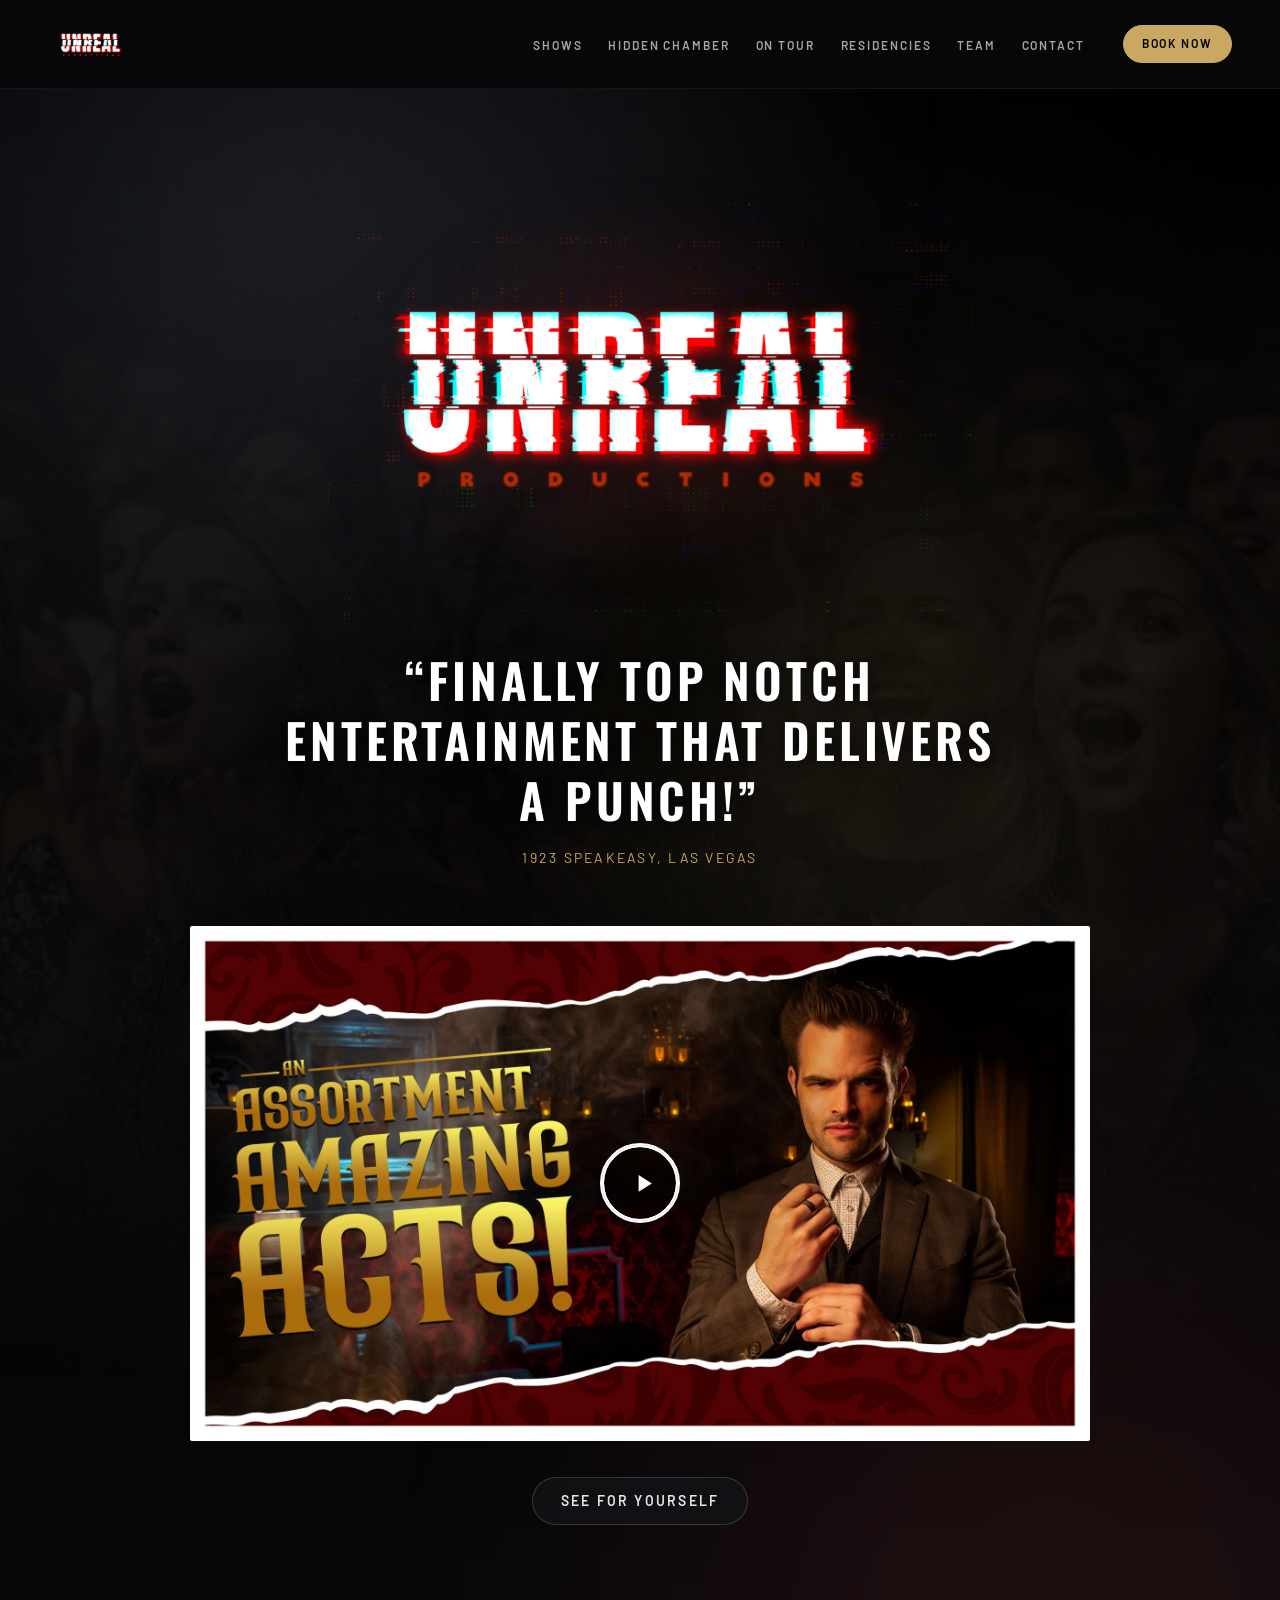
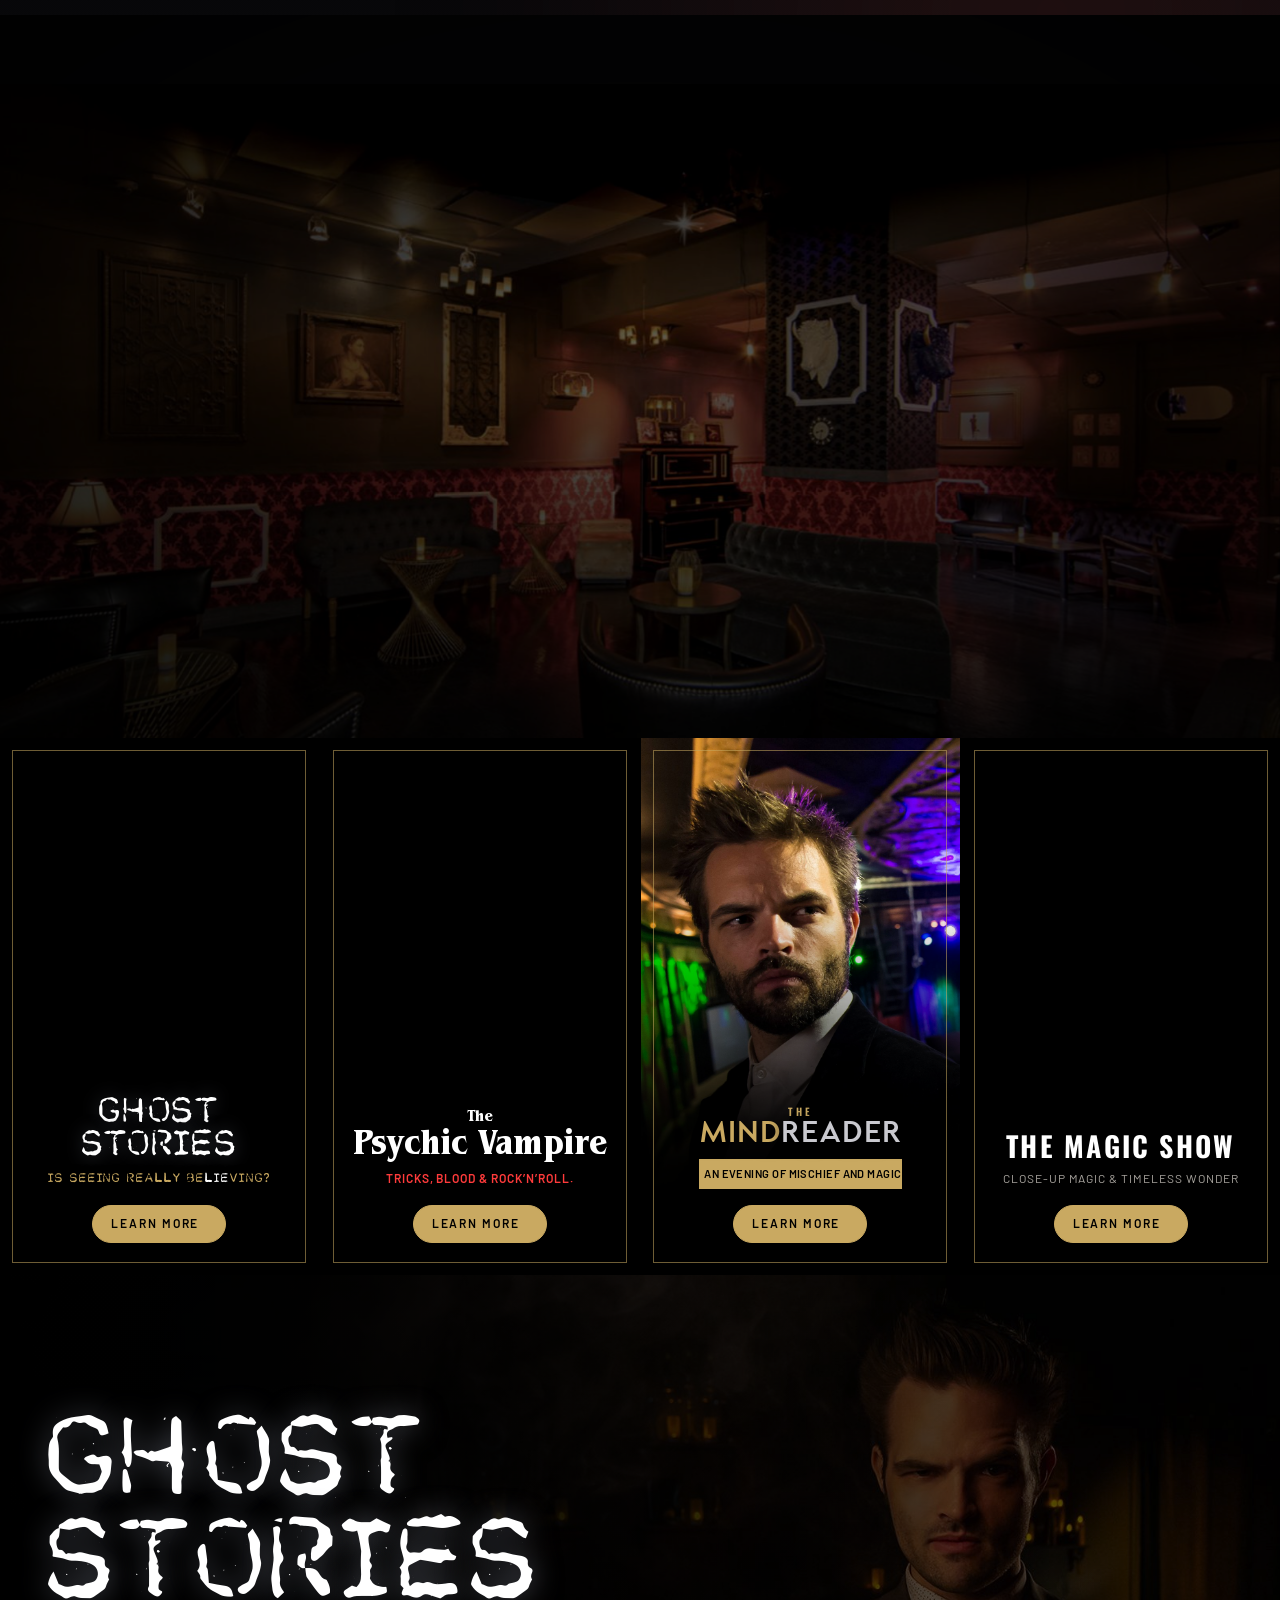
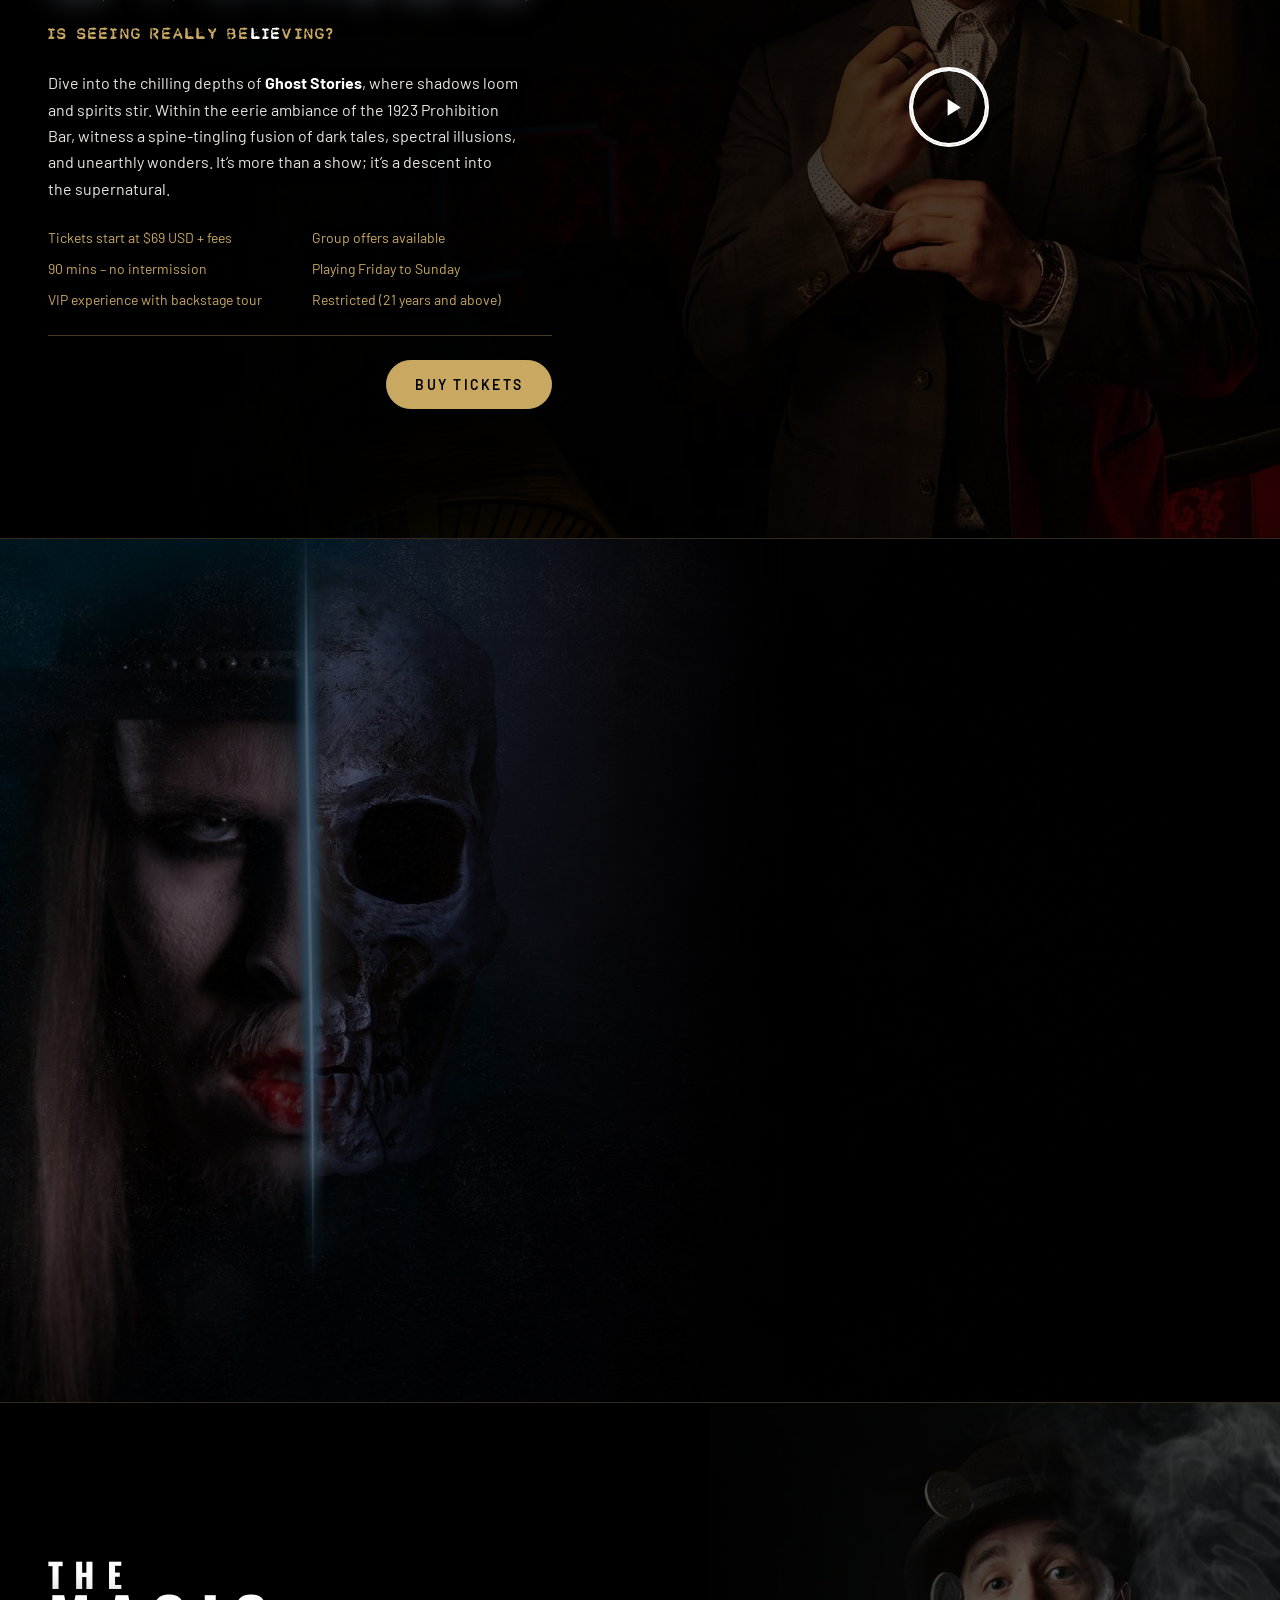
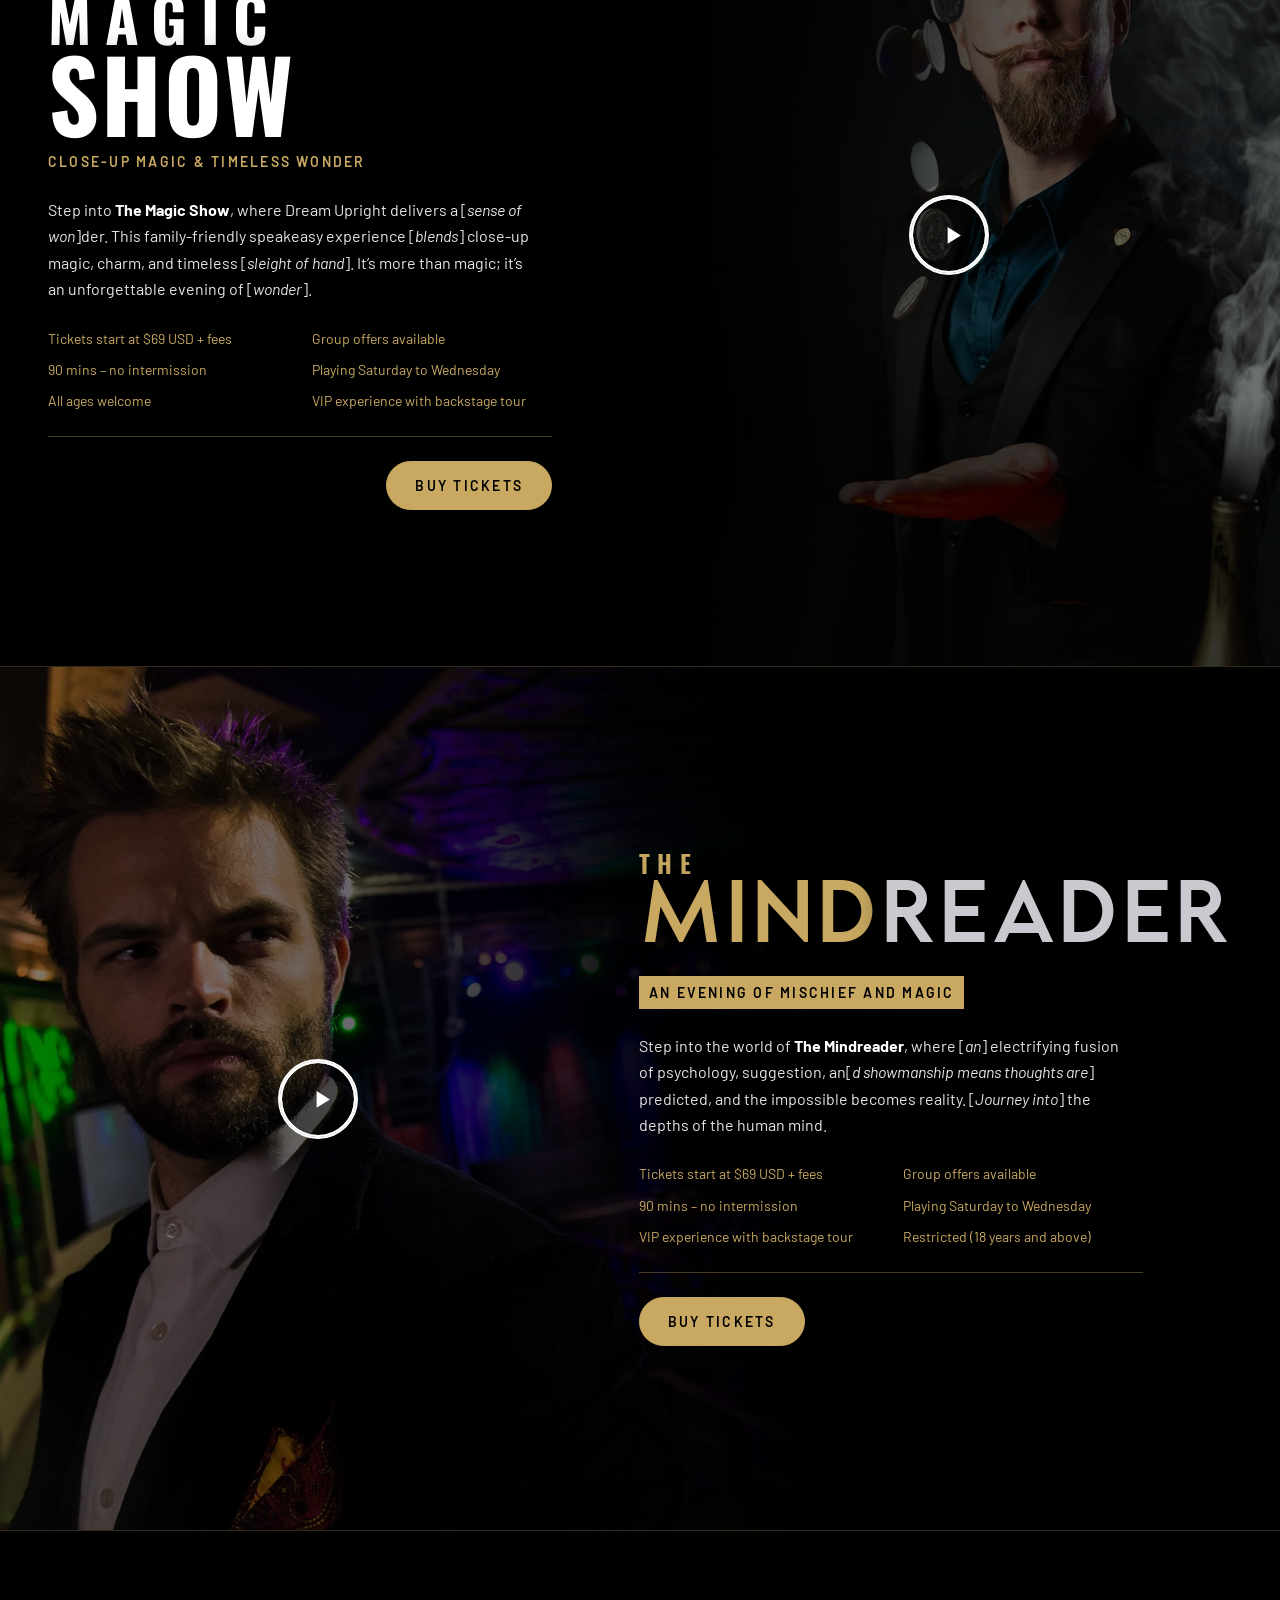
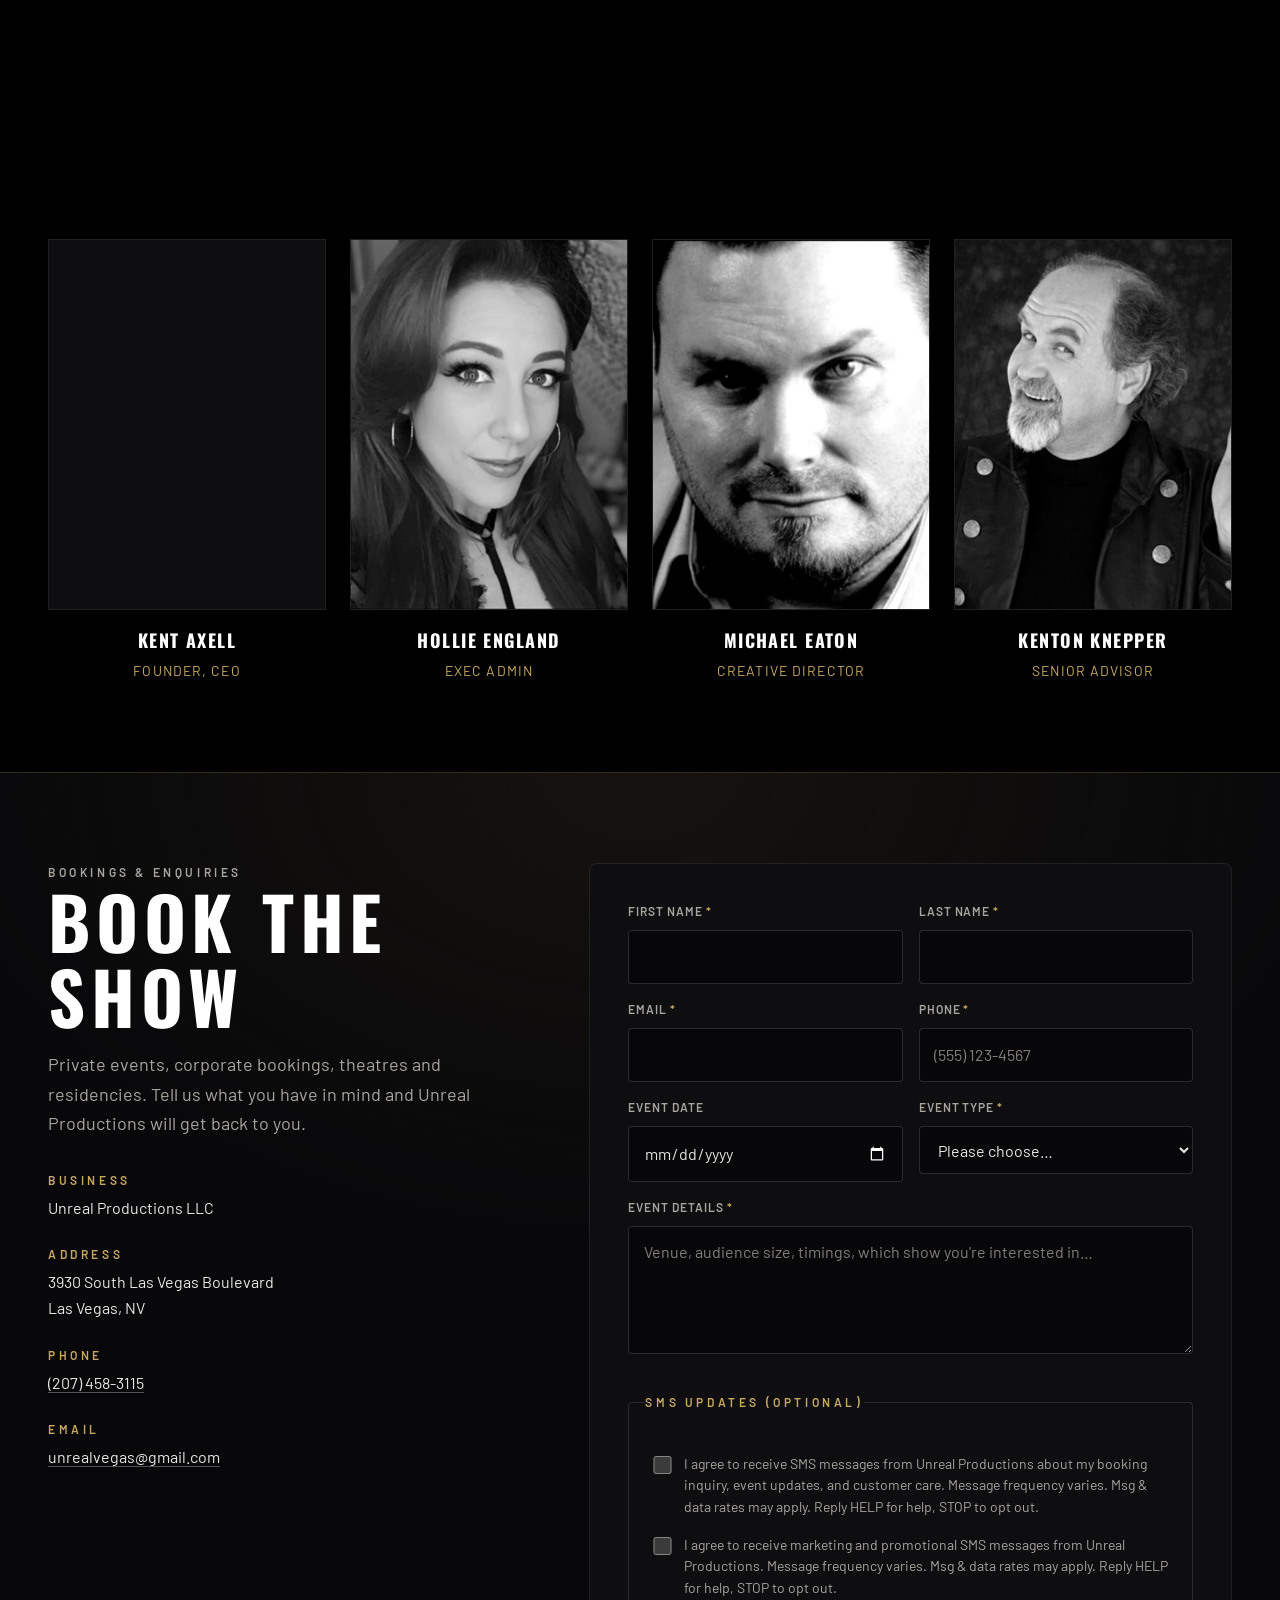
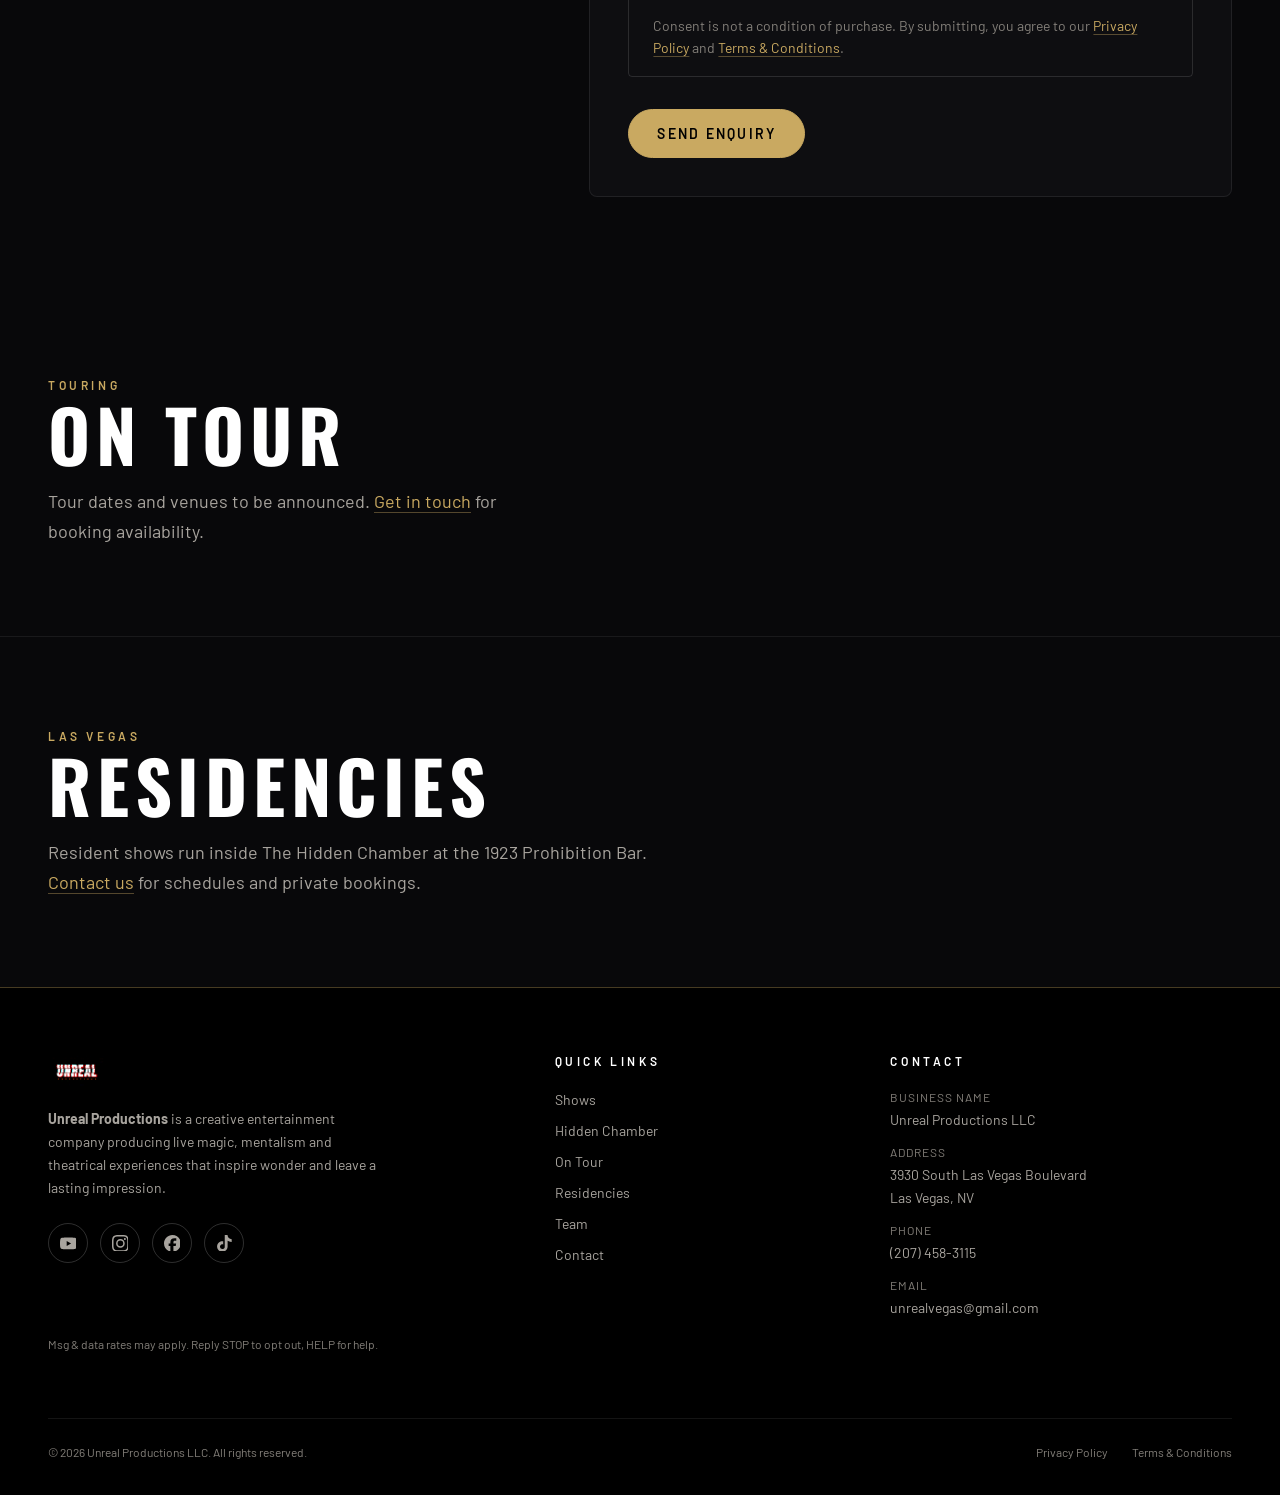
<file: index.html>
<!DOCTYPE html>
<html lang="en" class="js-reveal">
<head>
<meta charset="utf-8">
<meta name="viewport" content="width=device-width, initial-scale=1">

<title>Unreal Productions</title>
<meta name="description" content="Unreal Productions presents Ghost Stories, The Psychic Vampire, The Mindreader and The Magic Show — live inside The Hidden Chamber at the 1923 Prohibition Bar, Las Vegas.">
<link rel="canonical" href="https://www.unrealproductions.co/">

<!-- Open Graph / social -->
<meta property="og:type" content="website">
<meta property="og:site_name" content="Unreal Productions">
<meta property="og:title" content="Unreal Productions">
<meta property="og:description" content="We produce live magic and mentalism experiences that audiences remember. Explore our shows, our performers, and how to book.">
<meta property="og:image" content="https://www.unrealproductions.co/assets/images/og-card.jpg">
<meta property="og:image:type" content="image/jpeg">
<meta property="og:image:width" content="1200">
<meta property="og:image:height" content="630">
<meta property="og:image:alt" content="Unreal Productions circular logo">
<meta property="og:url" content="https://www.unrealproductions.co/">
<meta name="twitter:card" content="summary_large_image">
<meta name="twitter:title" content="Unreal Productions">
<meta name="twitter:description" content="We produce live magic and mentalism experiences that audiences remember. Explore our shows, our performers, and how to book.">
<meta name="twitter:image" content="https://www.unrealproductions.co/assets/images/og-card.jpg">
<meta name="twitter:image:alt" content="Unreal Productions circular logo">

<meta name="theme-color" content="#08080a">

<link rel="icon" href="assets/images/favicon.ico" sizes="any">
<link rel="icon" href="assets/images/favicon-32.png" type="image/png" sizes="32x32">
<link rel="icon" href="assets/images/favicon-192.png" type="image/png" sizes="192x192">
<link rel="apple-touch-icon" href="assets/images/apple-touch-icon.png">

<!-- Fonts -->
<link rel="preconnect" href="https://fonts.googleapis.com">
<link rel="preconnect" href="https://fonts.gstatic.com" crossorigin>
<link rel="stylesheet" href="https://fonts.googleapis.com/css2?family=Oswald:wght@400;500;600;700&family=Playfair+Display:ital,wght@0,400;0,700;0,900;1,400&family=Barlow:wght@400;500;600&display=swap">

<link rel="preload" href="assets/fonts/enigma.woff2" as="font" type="font/woff2" crossorigin>
<link rel="preload" href="assets/fonts/benguiat-bold-condensed.woff2" as="font" type="font/woff2" crossorigin>
<link rel="preload" href="assets/fonts/cloudsters.woff2" as="font" type="font/woff2" crossorigin>

<link rel="stylesheet" href="css/tokens.css">
<link rel="stylesheet" href="css/base.css">
<link rel="stylesheet" href="css/layout.css">
<link rel="stylesheet" href="css/animations.css">

<!-- Local business structured data. Keep in sync with js/config.js. -->
<script type="application/ld+json">
{
  "@context": "https://schema.org",
  "@type": "EntertainmentBusiness",
  "name": "Unreal Productions",
  "legalName": "Unreal Productions LLC",
  "url": "https://www.unrealproductions.co/",
  "telephone": "+12074583115",
  "email": "unrealvegas@gmail.com",
  "address": {
    "@type": "PostalAddress",
    "streetAddress": "3930 South Las Vegas Boulevard",
    "addressLocality": "Las Vegas",
    "addressRegion": "NV",
    "addressCountry": "US"
  }
}
</script>
</head>

<body>
<a class="skip-link" href="#main">Skip to content</a>

<!-- ======================================================================
     Header
     ====================================================================== -->
<header class="site-header" id="top">
  <div class="container site-header__inner">
    <a class="site-header__brand" href="#top" aria-label="Unreal Productions — home">
      <img src="assets/images/unreal-logo.png"
           alt="Unreal Productions"
           width="2000" height="1333" fetchpriority="high">
    </a>

    <nav class="nav" id="primary-nav" aria-label="Primary">
      <ul class="nav__list">
        <li><a class="nav__link" href="#shows">Shows</a></li>
        <li><a class="nav__link" href="#hidden-chamber">Hidden Chamber</a></li>
        <li><a class="nav__link" href="#on-tour">On Tour</a></li>
        <li><a class="nav__link" href="#residencies">Residencies</a></li>
        <li><a class="nav__link" href="#team">Team</a></li>
        <li><a class="nav__link" href="#contact">Contact</a></li>
        <li class="nav__cta"><a class="btn btn--gold btn--sm" href="#contact">Book Now</a></li>
      </ul>
    </nav>

    <button class="nav-toggle" type="button"
            aria-expanded="false" aria-controls="primary-nav"
            aria-label="Open menu">
      <span class="nav-toggle__bar" aria-hidden="true"></span>
      <span class="nav-toggle__bar" aria-hidden="true"></span>
      <span class="nav-toggle__bar" aria-hidden="true"></span>
    </button>
  </div>
</header>

<main id="main">

  <!-- ====================================================================
       1. Hero
       ==================================================================== -->
  <section class="hero" aria-labelledby="hero-title">
    <img class="hero__bg parallax" data-parallax="0.18"
         src="assets/images/hero-bg.jpg" alt=""
         width="1920" height="1080" fetchpriority="high">

    <!-- Drifting smoke. Decorative; removed under prefers-reduced-motion. -->
    <div class="smoke" aria-hidden="true">
      <span class="smoke__layer smoke__layer--1"></span>
      <span class="smoke__layer smoke__layer--2"></span>
      <span class="smoke__layer smoke__layer--3"></span>
    </div>

    <div class="container hero__inner">
      <h1 id="hero-title" class="hero__logo-wrap">
        <span class="hero__logo-glow" aria-hidden="true"></span>
        <img class="hero__logo"
             src="assets/images/unreal-logo.png"
             alt="Unreal Productions"
             width="2000" height="1333" fetchpriority="high">
      </h1>

      <p class="hero__tagline">&ldquo;Finally top notch entertainment that delivers a punch!&rdquo;</p>
      <p class="hero__subline">1923 Speakeasy, Las Vegas</p>

      <div class="hero__media">
        <div class="torn-frame">
          <div class="torn-frame__inner">
            <img src="assets/images/hero-video-thumbnail.jpg"
                 alt="An assortment of amazing acts — show reel"
                 width="1920" height="1080" loading="lazy" decoding="async">
            <button class="play-btn play-btn--overlay" type="button"
                    data-video="TODO_YOUTUBE_ID"
                    data-video-title="Unreal Productions — An Assortment of Amazing Acts">
              <span class="play-btn__ring" aria-hidden="true"></span>
              <span class="play-btn__ring play-btn__ring--delay" aria-hidden="true"></span>
              <svg viewBox="0 0 24 24" aria-hidden="true"><path d="M8 5v14l11-7z"/></svg>
              <span class="sr-only">Play the show reel: An Assortment of Amazing Acts</span>
            </button>
          </div>
        </div>
      </div>

      <div class="hero__cta">
        <a class="btn btn--ghost" href="#shows">See For Yourself</a>
      </div>
    </div>
  </section>

  <!-- ====================================================================
       2. The Hidden Chamber
       ==================================================================== -->
  <section class="chamber" id="hidden-chamber" aria-labelledby="chamber-title">
    <img class="chamber__bg parallax" data-parallax="0.12"
         src="assets/images/hidden-chamber-venue.jpg" alt=""
         width="1920" height="1080" loading="lazy" decoding="async">

    <div class="container chamber__inner">
      <h2 id="chamber-title" class="chamber__logo-wrap" data-reveal="scale">
        <img class="chamber__logo"
             src="assets/images/hidden-chamber-logo.png"
             alt="Mandalay Bay presents The Hidden Chamber — inside the 1923 Prohibition Bar"
             width="996" height="768" loading="lazy" decoding="async">
        <span class="chamber__shine" aria-hidden="true"><span class="chamber__shine-band"></span></span>
      </h2>

      <div class="chamber__actions" data-reveal>
        <a class="deco-btn" href="#on-tour">
          <img src="assets/images/btn-on-tour.png" alt="On Tour"
               width="900" height="241" loading="lazy" decoding="async">
        </a>
        <a class="deco-btn" href="#residencies">
          <img src="assets/images/btn-residencies.png" alt="Residencies"
               width="900" height="241" loading="lazy" decoding="async">
        </a>
      </div>
    </div>
  </section>

  <!-- ====================================================================
       3. Show grid
       ==================================================================== -->
  <section id="shows" aria-labelledby="shows-title">
    <h2 id="shows-title" class="sr-only">Our shows</h2>

    <!-- Cards loop leftward forever. main.js clones the row into a second
         aria-hidden copy and adds .is-looping, so the seam is invisible.
         Without JS the row simply stays put and scrolls horizontally. -->
    <div class="show-marquee">
      <div class="show-marquee__track" id="show-track">

      <article class="show-card">
        <span class="show-card__frame" aria-hidden="true"></span>
        <span class="show-card__shine" aria-hidden="true"></span>
        <img class="show-card__img" src="assets/images/ghost-stories-card.jpg"
             alt="Performer in a dimly lit speakeasy — Ghost Stories"
             width="1080" height="1652" loading="lazy" decoding="async">
        <h3 class="show-card__title show-card__title--ghost">
          <span>Ghost</span><span>Stories</span>
        </h3>
        <p class="show-card__sub show-card__sub--enigma">Is seeing really be<span class="lie">lie</span>ving?</p>
        <a class="btn btn--gold btn--sm show-card__cta" href="#ghost-stories">
          Learn More<span class="sr-only"> about Ghost Stories</span>
        </a>
      </article>

      <article class="show-card">
        <span class="show-card__frame" aria-hidden="true"></span>
        <span class="show-card__shine" aria-hidden="true"></span>
        <img class="show-card__img" src="assets/images/psychic-vampire-card.jpg"
             alt="Half-face, half-skull portrait — The Psychic Vampire"
             width="1100" height="1570" loading="lazy" decoding="async">
        <h3 class="show-card__title show-card__title--vampire">
          <span class="sm">The</span>Psychic Vampire
        </h3>
        <p class="show-card__sub show-card__sub--red">Tricks, blood &amp; rock&rsquo;n&rsquo;roll.</p>
        <a class="btn btn--gold btn--sm show-card__cta" href="#psychic-vampire">
          Learn More<span class="sr-only"> about The Psychic Vampire</span>
        </a>
      </article>

      <article class="show-card">
        <span class="show-card__frame" aria-hidden="true"></span>
        <span class="show-card__shine" aria-hidden="true"></span>
        <img class="show-card__img" src="assets/images/mindreader-card.jpg"
             alt="Performer under neon stage lighting — The Mindreader"
             width="1100" height="1570" loading="lazy" decoding="async">
        <!-- Title and bar share a shrink-to-fit wrapper so the gold bar can
             be exactly as wide as the title above it. -->
        <div class="show-card__titleblock">
          <h3 class="show-card__title show-card__title--mind">
            <span class="show-card__title-the">The</span><span
            class="mind-a">Mind</span><span class="mind-b">Reader</span>
          </h3>
          <p class="show-card__sub show-card__sub--bar">An evening of mischief and magic</p>
        </div>
        <a class="btn btn--gold btn--sm show-card__cta" href="#mindreader">
          Learn More<span class="sr-only"> about The Mindreader</span>
        </a>
      </article>

      <article class="show-card">
        <span class="show-card__frame" aria-hidden="true"></span>
        <span class="show-card__shine" aria-hidden="true"></span>
        <img class="show-card__img" src="assets/images/magic-show-card.jpg"
             alt="Magician with floating coins and smoke — The Magic Show"
             width="1080" height="1652" loading="lazy" decoding="async">
        <h3 class="show-card__title show-card__title--magic">The Magic Show</h3>
        <p class="show-card__sub"><!-- TODO: replace copy -->Close-up magic &amp; timeless wonder</p>
        <a class="btn btn--gold btn--sm show-card__cta" href="#magic-show">
          Learn More<span class="sr-only"> about The Magic Show</span>
        </a>
      </article>

      </div>
    </div>
  </section>

  <!-- ====================================================================
       4a. Ghost Stories
       ==================================================================== -->
  <section class="feature" id="ghost-stories"
           style="--tint: var(--tint-ghost)" aria-labelledby="ghost-title">
    <picture>
      <!-- Mobile gets the portrait carousel image; the landscape
           section background crops the performer badly at phone width. -->
      <source media="(max-width: 860px)"
              srcset="assets/images/ghost-stories-card.jpg"
              width="1080" height="1652">
      <img class="feature__bg"
           src="assets/images/ghost-stories-bg.jpg" alt=""
           width="1920" height="1080" loading="lazy" decoding="async">
    </picture>

    <div class="container feature__grid">
      <div class="feature__body" data-reveal="left">
        <h2 id="ghost-title" class="feature__title feature__title--ghost">Ghost Stories</h2>
        <p class="feature__sub feature__sub--enigma">Is seeing really be<span class="lie">lie</span>ving?</p>

        <p class="feature__text">
          Dive into the chilling depths of <strong>Ghost Stories</strong>, where shadows loom
          and spirits stir. Within the eerie ambiance of the 1923 Prohibition Bar, witness a
          spine-tingling fusion of dark tales, spectral illusions, and unearthly wonders.
          It&rsquo;s more than a show; it&rsquo;s a descent into the supernatural.
        </p>

        <!-- TODO: review — pricing, running time and schedule read from the
             reference screenshot. Confirm before publishing. -->
        <ul class="feature__details">
          <li>Tickets start at $69 USD + fees</li>
          <li>90 mins &ndash; no intermission</li>
          <li>VIP experience with backstage tour</li>
          <li>Group offers available</li>
          <li>Playing Friday to Sunday</li>
          <li>Restricted (21 years and above)</li>
        </ul>

        <div class="feature__cta feature__cta--end">
          <a class="btn btn--gold" href="https://fareharbor.com/embeds/book/1923lv/items/463120/calendar/2026/09/?flow=875034&amp;full-items=yes"
             target="_blank" rel="noopener">Buy Tickets<span class="sr-only"> for Ghost Stories (opens the booking page in a new tab)</span></a>
        </div>
      </div>

      <div class="feature__media" data-reveal="right">
        <button class="play-btn" type="button"
                data-video-src="assets/video/ghost-stories.webm"
                data-video-poster="assets/images/ghost-stories-card.jpg"
                data-video-title="Ghost Stories — showreel">
          <span class="play-btn__ring" aria-hidden="true"></span>
          <span class="play-btn__ring play-btn__ring--delay" aria-hidden="true"></span>
          <svg viewBox="0 0 24 24" aria-hidden="true"><path d="M8 5v14l11-7z"/></svg>
          <span class="sr-only">Play the Ghost Stories trailer</span>
        </button>
      </div>
    </div>
  </section>

  <!-- ====================================================================
       4b. The Psychic Vampire
       ==================================================================== -->
  <section class="feature feature--right" id="psychic-vampire"
           style="--tint: var(--tint-vampire)" aria-labelledby="vampire-title">
    <picture>
      <!-- Mobile gets the portrait carousel image; the landscape
           section background crops the performer badly at phone width. -->
      <source media="(max-width: 860px)"
              srcset="assets/images/psychic-vampire-card.jpg"
              width="1100" height="1570">
      <img class="feature__bg"
           src="assets/images/psychic-vampire-bg.jpg" alt=""
           width="1920" height="1105" loading="lazy" decoding="async">
    </picture>

    <div class="container feature__grid">
      <div class="feature__body" data-reveal="right">
        <h2 id="vampire-title" class="feature__title feature__title--vampire">
          <span class="sm">The</span>Psychic Vampire
        </h2>
        <p class="feature__sub feature__sub--red">Tricks, blood &amp; rock&rsquo;n&rsquo;roll.</p>

        <p class="feature__text">
          Enter the shadowy realm of <strong>Psychic Vampire</strong>, where the unseen takes
          shape and the mind surrenders to the unknown. Blending mysticism, mentalism, and a
          chilling touch of the supernatural, this experience will leave you questioning
          reality. Dare to step inside&mdash;if you&rsquo;re ready to feel the drain.
        </p>

        <!-- TODO: review -->
        <ul class="feature__details">
          <li>Tickets start at $69 USD + fees</li>
          <li>90 mins &ndash; no intermission</li>
          <li>VIP experience with backstage tour</li>
          <li>Group offers available</li>
          <li>Playing Saturday to Wednesday</li>
          <li>Restricted (18 years and above)</li>
        </ul>

        <div class="feature__cta">
          <a class="btn btn--gold" href="#contact">Buy Tickets<span class="sr-only"> for The Psychic Vampire</span></a>
        </div>
      </div>

      <div class="feature__media" data-reveal="left">
        <button class="play-btn" type="button"
                data-video-src="assets/video/psychic-vampire.webm"
                data-video-poster="assets/images/psychic-vampire-card.jpg"
                data-video-title="The Psychic Vampire — showreel">
          <span class="play-btn__ring" aria-hidden="true"></span>
          <span class="play-btn__ring play-btn__ring--delay" aria-hidden="true"></span>
          <svg viewBox="0 0 24 24" aria-hidden="true"><path d="M8 5v14l11-7z"/></svg>
          <span class="sr-only">Play The Psychic Vampire trailer</span>
        </button>
      </div>
    </div>
  </section>

  <!-- ====================================================================
       4c. The Magic Show
       ==================================================================== -->
  <section class="feature" id="magic-show"
           style="--tint: var(--tint-magic)" aria-labelledby="magic-title">
    <picture>
      <!-- Mobile gets the portrait carousel image; the landscape
           section background crops the performer badly at phone width. -->
      <source media="(max-width: 860px)"
              srcset="assets/images/magic-show-card.jpg"
              width="1080" height="1652">
      <img class="feature__bg"
           src="assets/images/magic-show-bg.jpg" alt=""
           width="1920" height="1105" loading="lazy" decoding="async">
    </picture>

    <div class="container feature__grid">
      <div class="feature__body" data-reveal="left">
        <h2 id="magic-title" class="feature__title">
          <span style="display:block;font-size:.34em;letter-spacing:.34em">The</span>
          <span style="display:block;font-size:.62em;letter-spacing:.22em">Magic</span>
          Show
        </h2>
        <!-- TODO: replace copy — subtitle was not legible in the reference -->
        <p class="feature__sub">Close-up magic &amp; timeless wonder</p>

        <!-- TODO: review — the left edge of this paragraph was cropped out of
             the reference screenshot. Bracketed text is reconstructed. -->
        <p class="feature__text">
          Step into <strong>The Magic Show</strong>, where Dream Upright delivers a
          [<em>sense of won</em>]der. This family-friendly speakeasy experience
          [<em>blends</em>] close-up magic, charm, and timeless
          [<em>sleight of hand</em>]. It&rsquo;s more than magic; it&rsquo;s an
          unforgettable evening of [<em>wonder</em>].
        </p>

        <!-- TODO: review -->
        <ul class="feature__details">
          <li>Tickets start at $69 USD + fees</li>
          <li>90 mins &ndash; no intermission</li>
          <li>All ages welcome</li>
          <li>Group offers available</li>
          <li>Playing Saturday to Wednesday</li>
          <li>VIP experience with backstage tour</li>
        </ul>

        <div class="feature__cta feature__cta--end">
          <a class="btn btn--gold" href="#contact">Buy Tickets<span class="sr-only"> for The Magic Show</span></a>
        </div>
      </div>

      <div class="feature__media" data-reveal="right">
        <button class="play-btn" type="button"
                data-video-src="assets/video/magic-show.webm"
                data-video-poster="assets/images/magic-show-card.jpg"
                data-video-title="The Magic Show — showreel">
          <span class="play-btn__ring" aria-hidden="true"></span>
          <span class="play-btn__ring play-btn__ring--delay" aria-hidden="true"></span>
          <svg viewBox="0 0 24 24" aria-hidden="true"><path d="M8 5v14l11-7z"/></svg>
          <span class="sr-only">Play The Magic Show trailer</span>
        </button>
      </div>
    </div>
  </section>

  <!-- ====================================================================
       4d. The Mindreader
       ==================================================================== -->
  <section class="feature feature--right" id="mindreader"
           style="--tint: var(--tint-mind)" aria-labelledby="mind-title">
    <picture>
      <!-- Mobile gets the portrait carousel image; the landscape
           section background crops the performer badly at phone width. -->
      <source media="(max-width: 860px)"
              srcset="assets/images/mindreader-card.jpg"
              width="1100" height="1570">
      <img class="feature__bg"
           src="assets/images/mindreader-bg.jpg" alt=""
           width="1920" height="1105" loading="lazy" decoding="async">
    </picture>

    <div class="container feature__grid">
      <div class="feature__body" data-reveal="right">
        <h2 id="mind-title" class="feature__title feature__title--mind">
          <span class="feature__title-the">The</span>
          <span class="mind-a">Mind</span><span class="mind-b">Reader</span>
        </h2>
        <p class="feature__sub feature__sub--bar">An evening of mischief and magic</p>

        <!-- TODO: review — the right edge of this paragraph was cropped out of
             the reference screenshot. Bracketed text is reconstructed. -->
        <p class="feature__text">
          Step into the world of <strong>The Mindreader</strong>, where [<em>an</em>]
          electrifying fusion of psychology, suggestion, an[<em>d showmanship means
          thoughts are</em>] predicted, and the impossible becomes reality.
          [<em>Journey into</em>] the depths of the human mind.
        </p>

        <!-- TODO: review -->
        <ul class="feature__details">
          <li>Tickets start at $69 USD + fees</li>
          <li>90 mins &ndash; no intermission</li>
          <li>VIP experience with backstage tour</li>
          <li>Group offers available</li>
          <li>Playing Saturday to Wednesday</li>
          <li>Restricted (18 years and above)</li>
        </ul>

        <div class="feature__cta">
          <a class="btn btn--gold" href="#contact">Buy Tickets<span class="sr-only"> for The Mindreader</span></a>
        </div>
      </div>

      <div class="feature__media" data-reveal="left">
        <button class="play-btn" type="button"
                data-video-src="assets/video/mindreader.mp4"
                data-video-poster="assets/images/mindreader-card.jpg"
                data-video-title="The Mindreader — showreel">
          <span class="play-btn__ring" aria-hidden="true"></span>
          <span class="play-btn__ring play-btn__ring--delay" aria-hidden="true"></span>
          <svg viewBox="0 0 24 24" aria-hidden="true"><path d="M8 5v14l11-7z"/></svg>
          <span class="sr-only">Play The Mindreader trailer</span>
        </button>
      </div>
    </div>
  </section>


  <!-- ====================================================================
       5. The Team
       ==================================================================== -->
  <section class="section team" id="team" aria-labelledby="team-title">
    <div class="container">
      <h2 id="team-title" data-reveal>
        <img class="team__logo" src="assets/images/the-team-logo.png"
             alt="The Team" width="1800" height="522" loading="lazy" decoding="async">
      </h2>

      <div class="team__grid">
        <article class="team-card" data-reveal="scale" style="--reveal-i:0">
          <div class="team-card__media">
            <img class="team-card__img" src="assets/images/team-kent-axell.jpg"
                 alt="Kent Axell" width="900" height="966" loading="lazy" decoding="async">
          </div>
          <h3 class="team-card__name">Kent Axell</h3>
          <p class="team-card__role">Founder, CEO</p>
        </article>

        <article class="team-card" data-reveal="scale" style="--reveal-i:1">
          <div class="team-card__media">
            <img class="team-card__img" src="assets/images/team-hollie-england.jpg"
                 alt="Hollie England" width="900" height="966" loading="lazy" decoding="async">
          </div>
          <h3 class="team-card__name">Hollie England</h3>
          <p class="team-card__role">Exec Admin</p>
        </article>

        <article class="team-card" data-reveal="scale" style="--reveal-i:2">
          <div class="team-card__media">
            <img class="team-card__img" src="assets/images/team-michael-eaton.jpg"
                 alt="Michael Eaton" width="900" height="966" loading="lazy" decoding="async">
          </div>
          <h3 class="team-card__name">Michael Eaton</h3>
          <p class="team-card__role">Creative Director</p>
        </article>

        <article class="team-card" data-reveal="scale" style="--reveal-i:3">
          <div class="team-card__media">
            <img class="team-card__img" src="assets/images/team-kenton-knepper.jpg"
                 alt="Kenton Knepper" width="900" height="966" loading="lazy" decoding="async">
          </div>
          <h3 class="team-card__name">Kenton Knepper</h3>
          <p class="team-card__role">Senior Advisor</p>
        </article>
      </div>
    </div>
  </section>

  <!-- ====================================================================
       6. Contact / booking
       ==================================================================== -->
  <section class="section contact" id="contact" aria-labelledby="contact-title">
    <div class="container contact__grid">

      <div class="contact__aside" data-reveal="left">
        <p class="eyebrow">Bookings &amp; enquiries</p>
        <h2 id="contact-title" class="section-title">Book The Show</h2>
        <p class="lede" style="margin-top:var(--sp-4)">
          <!-- TODO: replace copy -->
          Private events, corporate bookings, theatres and residencies. Tell us what you have
          in mind and <span data-biz="name">Unreal Productions</span> will get back to you.
        </p>

        <dl class="contact__details">
          <div>
            <dt>Business</dt>
            <dd data-biz="legal-name">Unreal Productions LLC</dd>
          </div>
          <div>
            <dt>Address</dt>
            <dd>
              <address style="font-style:normal">
                <span data-biz="street">3930 South Las Vegas Boulevard</span><br>
                <span data-biz="city-state">Las Vegas, NV</span>
              </address>
            </dd>
          </div>
          <div>
            <dt>Phone</dt>
            <dd><a data-biz-href="tel" href="tel:+12074583115"><span data-biz="phone">(207) 458-3115</span></a></dd>
          </div>
          <div>
            <dt>Email</dt>
            <dd><a data-biz-href="email" href="mailto:unrealvegas@gmail.com"><span data-biz="email">unrealvegas@gmail.com</span></a></dd>
          </div>
        </dl>
      </div>

      <!-- ---- Booking form ---- -->
      <div data-reveal="right">
        <form class="form" id="booking-form" novalidate
              aria-describedby="form-intro">
          <p id="form-intro" class="sr-only">
            All fields marked required must be completed. SMS consent is optional.
          </p>

          <!-- Validation summary, focused when submit fails -->
          <div class="form__errors" id="form-errors" tabindex="-1" role="alert">
            <strong>Please correct the following:</strong>
            <ul></ul>
          </div>

          <div class="form__row">
            <div class="field">
              <label class="field__label" for="firstName">First name <span class="req" aria-hidden="true">*</span></label>
              <input class="field__input" type="text" id="firstName" name="firstName"
                     autocomplete="given-name" required
                     aria-describedby="firstName-error">
              <p class="field__error" id="firstName-error"></p>
            </div>
            <div class="field">
              <label class="field__label" for="lastName">Last name <span class="req" aria-hidden="true">*</span></label>
              <input class="field__input" type="text" id="lastName" name="lastName"
                     autocomplete="family-name" required
                     aria-describedby="lastName-error">
              <p class="field__error" id="lastName-error"></p>
            </div>
          </div>

          <div class="form__row">
            <div class="field">
              <label class="field__label" for="email">Email <span class="req" aria-hidden="true">*</span></label>
              <input class="field__input" type="email" id="email" name="email"
                     autocomplete="email" inputmode="email" required
                     aria-describedby="email-error">
              <p class="field__error" id="email-error"></p>
            </div>
            <div class="field">
              <label class="field__label" for="phone">Phone <span class="req" aria-hidden="true">*</span></label>
              <input class="field__input" type="tel" id="phone" name="phone"
                     autocomplete="tel" inputmode="tel" required
                     placeholder="(555) 123-4567"
                     aria-describedby="phone-error">
              <p class="field__error" id="phone-error"></p>
            </div>
          </div>

          <div class="form__row">
            <div class="field">
              <label class="field__label" for="eventDate">Event date</label>
              <input class="field__input" type="date" id="eventDate" name="eventDate"
                     aria-describedby="eventDate-error">
              <p class="field__error" id="eventDate-error"></p>
            </div>
            <div class="field">
              <label class="field__label" for="eventType">Event type <span class="req" aria-hidden="true">*</span></label>
              <select class="field__select" id="eventType" name="eventType" required
                      aria-describedby="eventType-error">
                <option value="">Please choose&hellip;</option>
                <option value="corporate">Corporate event</option>
                <option value="private">Private party</option>
                <option value="theatre">Theatre / venue</option>
                <option value="residency">Residency enquiry</option>
                <option value="festival">Festival</option>
                <option value="wedding">Wedding</option>
                <option value="other">Other</option>
              </select>
              <p class="field__error" id="eventType-error"></p>
            </div>
          </div>

          <div class="field">
            <label class="field__label" for="eventDetails">Event details <span class="req" aria-hidden="true">*</span></label>
            <textarea class="field__textarea" id="eventDetails" name="eventDetails" required
                      placeholder="Venue, audience size, timings, which show you're interested in&hellip;"
                      aria-describedby="eventDetails-error"></textarea>
            <p class="field__error" id="eventDetails-error"></p>
          </div>

          <!-- ---- A2P 10DLC consent -------------------------------------
               Both boxes are OPTIONAL and UNCHECKED by default. The form
               submits successfully whether or not either is ticked.
               ------------------------------------------------------------ -->
          <fieldset class="consent">
            <legend class="consent__legend">SMS updates (optional)</legend>

            <label class="checkbox" for="smsTransactional">
              <input type="checkbox" id="smsTransactional" name="smsTransactional" value="true">
              <span>
                I agree to receive SMS messages from
                <span data-biz="name">Unreal Productions</span> about my booking inquiry,
                event updates, and customer care. Message frequency varies. Msg &amp; data
                rates may apply. Reply HELP for help, STOP to opt out.
              </span>
            </label>

            <label class="checkbox" for="smsMarketing">
              <input type="checkbox" id="smsMarketing" name="smsMarketing" value="true">
              <span>
                I agree to receive marketing and promotional SMS messages from
                <span data-biz="name">Unreal Productions</span>. Message frequency varies.
                Msg &amp; data rates may apply. Reply HELP for help, STOP to opt out.
              </span>
            </label>

            <p class="consent__note">
              Consent is not a condition of purchase. By submitting, you agree to our
              <a href="privacy-policy.html">Privacy Policy</a> and
              <a href="terms.html">Terms &amp; Conditions</a>.
            </p>
          </fieldset>

          <!-- Honeypot: hidden from users, catches naive bots. -->
          <div class="sr-only" aria-hidden="true">
            <label for="company">Company (leave blank)</label>
            <input type="text" id="company" name="company" tabindex="-1" autocomplete="off">
          </div>

          <div class="form__actions">
            <button class="btn btn--gold" type="submit" id="booking-submit">Send Enquiry</button>
          </div>

          <p class="form__status" id="form-status" role="status" aria-live="polite"></p>
        </form>
      </div>

    </div>
  </section>

  <!-- Placeholder anchors so the On Tour / Residencies nav links resolve. -->
  <section class="section" id="on-tour" aria-labelledby="on-tour-title">
    <div class="container" data-reveal>
      <p class="eyebrow">Touring</p>
      <h2 id="on-tour-title" class="section-title">On Tour</h2>
      <!-- TODO: replace copy — no tour dates were legible in the reference -->
      <p class="lede" style="margin-top:var(--sp-4)">
        Tour dates and venues to be announced.
        <a href="#contact">Get in touch</a> for booking availability.
      </p>
    </div>
  </section>

  <section class="section" id="residencies" aria-labelledby="residencies-title"
           style="border-top:1px solid rgb(255 255 255 / .07)">
    <div class="container" data-reveal>
      <p class="eyebrow">Las Vegas</p>
      <h2 id="residencies-title" class="section-title">Residencies</h2>
      <!-- TODO: replace copy -->
      <p class="lede" style="margin-top:var(--sp-4)">
        Resident shows run inside The Hidden Chamber at the 1923 Prohibition Bar.
        <a href="#contact">Contact us</a> for schedules and private bookings.
      </p>
    </div>
  </section>

</main>

<!-- ======================================================================
     Footer
     ====================================================================== -->
<footer class="site-footer">
  <div class="container">
    <div class="footer__grid">

      <div class="footer__brand">
        <img src="assets/images/unreal-logo.png" alt="Unreal Productions"
             width="2000" height="1333" loading="lazy" decoding="async">
        <p class="footer__tagline">
          <!-- TODO: review -->
          <strong data-biz="name">Unreal Productions</strong> is a creative entertainment
          company producing live magic, mentalism and theatrical experiences that inspire
          wonder and leave a lasting impression.
        </p>

        <ul class="social">
          <li><a data-social="youtube" href="#" aria-label="Unreal Productions on YouTube" rel="noopener">
            <svg viewBox="0 0 24 24" aria-hidden="true" fill="currentColor"><path d="M23.498 6.186a3.016 3.016 0 0 0-2.122-2.136C19.505 3.545 12 3.545 12 3.545s-7.505 0-9.377.505A3.017 3.017 0 0 0 .502 6.186C0 8.07 0 12 0 12s0 3.93.502 5.814a3.016 3.016 0 0 0 2.122 2.136c1.871.505 9.376.505 9.376.505s7.505 0 9.377-.505a3.015 3.015 0 0 0 2.122-2.136C24 15.93 24 12 24 12s0-3.93-.502-5.814zM9.545 15.568V8.432L15.818 12l-6.273 3.568z"/></svg>
          </a></li>
          <li><a data-social="instagram" href="#" aria-label="Unreal Productions on Instagram" rel="noopener">
            <svg viewBox="0 0 24 24" aria-hidden="true" fill="currentColor"><path d="M12 2.163c3.204 0 3.584.012 4.85.07 3.252.148 4.771 1.691 4.919 4.919.058 1.265.069 1.645.069 4.849 0 3.205-.012 3.584-.069 4.849-.149 3.225-1.664 4.771-4.919 4.919-1.266.058-1.644.07-4.85.07-3.204 0-3.584-.012-4.849-.07-3.26-.149-4.771-1.699-4.919-4.92-.058-1.265-.07-1.644-.07-4.849 0-3.204.013-3.583.07-4.849.149-3.227 1.664-4.771 4.919-4.919 1.266-.057 1.645-.069 4.849-.069zM12 0C8.741 0 8.333.014 7.053.072 2.695.272.273 2.69.073 7.052.014 8.333 0 8.741 0 12c0 3.259.014 3.668.072 4.948.2 4.358 2.618 6.78 6.98 6.98C8.333 23.986 8.741 24 12 24c3.259 0 3.668-.014 4.948-.072 4.354-.2 6.782-2.618 6.979-6.98.059-1.28.073-1.689.073-4.948 0-3.259-.014-3.667-.072-4.947-.196-4.354-2.617-6.78-6.979-6.98C15.668.014 15.259 0 12 0zm0 5.838a6.162 6.162 0 1 0 0 12.324 6.162 6.162 0 0 0 0-12.324zM12 16a4 4 0 1 1 0-8 4 4 0 0 1 0 8zm6.406-11.845a1.44 1.44 0 1 0 0 2.881 1.44 1.44 0 0 0 0-2.881z"/></svg>
          </a></li>
          <li><a data-social="facebook" href="#" aria-label="Unreal Productions on Facebook" rel="noopener">
            <svg viewBox="0 0 24 24" aria-hidden="true" fill="currentColor"><path d="M9.101 23.691v-7.98H6.627v-3.667h2.474v-1.58c0-4.085 1.848-5.978 5.858-5.978.401 0 .955.042 1.468.103a8.68 8.68 0 0 1 1.141.195v3.325a8.623 8.623 0 0 0-.653-.036 26.805 26.805 0 0 0-.733-.009c-.707 0-1.259.096-1.675.309a1.686 1.686 0 0 0-.679.622c-.258.42-.374.995-.374 1.752v1.297h3.919l-.386 2.103-.287 1.564h-3.246v8.245C19.396 23.238 24 18.179 24 12.044c0-6.627-5.373-12-12-12s-12 5.373-12 12c0 5.628 3.874 10.35 9.101 11.647Z"/></svg>
          </a></li>
          <li><a data-social="tiktok" href="#" aria-label="Unreal Productions on TikTok" rel="noopener">
            <svg viewBox="0 0 24 24" aria-hidden="true" fill="currentColor"><path d="M12.525.02c1.31-.02 2.61-.01 3.91-.02.08 1.53.63 3.09 1.75 4.17 1.12 1.11 2.7 1.62 4.24 1.79v4.03c-1.44-.05-2.89-.35-4.2-.97-.57-.26-1.1-.59-1.62-.93-.01 2.92.01 5.84-.02 8.75-.08 1.4-.54 2.79-1.35 3.94-1.31 1.92-3.58 3.17-5.91 3.21-1.43.08-2.86-.31-4.08-1.03-2.02-1.19-3.44-3.37-3.65-5.71-.02-.5-.03-1-.01-1.49.18-1.9 1.12-3.72 2.58-4.96 1.66-1.44 3.98-2.13 6.15-1.72.02 1.48-.04 2.96-.04 4.44-.99-.32-2.15-.23-3.02.37-.63.41-1.11 1.04-1.36 1.75-.21.51-.15 1.07-.14 1.61.24 1.64 1.82 3.02 3.5 2.87 1.12-.01 2.19-.66 2.77-1.61.19-.33.4-.67.41-1.06.1-1.79.06-3.57.07-5.36.01-4.03-.01-8.05.02-12.07z"/></svg>
          </a></li>
        </ul>
      </div>

      <nav aria-labelledby="footer-nav-title">
        <h2 class="footer__heading" id="footer-nav-title">Quick Links</h2>
        <ul class="footer__links">
          <li><a href="#shows">Shows</a></li>
          <li><a href="#hidden-chamber">Hidden Chamber</a></li>
          <li><a href="#on-tour">On Tour</a></li>
          <li><a href="#residencies">Residencies</a></li>
          <li><a href="#team">Team</a></li>
          <li><a href="#contact">Contact</a></li>
        </ul>
      </nav>

      <div>
        <h2 class="footer__heading">Contact</h2>
        <dl class="footer__contact">
          <div>
            <dt>Business name</dt>
            <dd data-biz="legal-name">Unreal Productions LLC</dd>
          </div>
          <div>
            <dt>Address</dt>
            <dd>
              <address style="font-style:normal">
                <span data-biz="street">3930 South Las Vegas Boulevard</span><br>
                <span data-biz="city-state">Las Vegas, NV</span>
              </address>
            </dd>
          </div>
          <div>
            <dt>Phone</dt>
            <dd><a data-biz-href="tel" href="tel:+12074583115"><span data-biz="phone">(207) 458-3115</span></a></dd>
          </div>
          <div>
            <dt>Email</dt>
            <dd><a data-biz-href="email" href="mailto:unrealvegas@gmail.com"><span data-biz="email">unrealvegas@gmail.com</span></a></dd>
          </div>
        </dl>
      </div>
    </div>

    <p class="footer__sms">
      Msg &amp; data rates may apply. Reply STOP to opt out, HELP for help.
    </p>

    <div class="footer__bottom">
      <p>&copy; <span data-biz="year">2026</span>
         <span data-biz="legal-name">Unreal Productions LLC</span>. All rights reserved.</p>
      <ul class="footer__legal">
        <li><a href="privacy-policy.html">Privacy Policy</a></li>
        <li><a href="terms.html">Terms &amp; Conditions</a></li>
      </ul>
    </div>
  </div>
</footer>

<!-- ======================================================================
     Video lightbox
     ====================================================================== -->
<div class="lightbox" id="lightbox" role="dialog" aria-modal="true"
     aria-labelledby="lightbox-title">
  <div class="lightbox__panel">
    <h2 class="sr-only" id="lightbox-title">Video player</h2>
    <button class="lightbox__close" type="button" id="lightbox-close" aria-label="Close video">
      <svg viewBox="0 0 24 24" aria-hidden="true"><path d="M5 5l14 14M19 5L5 19" stroke-linecap="round"/></svg>
    </button>
    <div id="lightbox-mount"></div>
  </div>
</div>

<script type="module" src="js/main.js"></script>
</body>
</html>
</file>
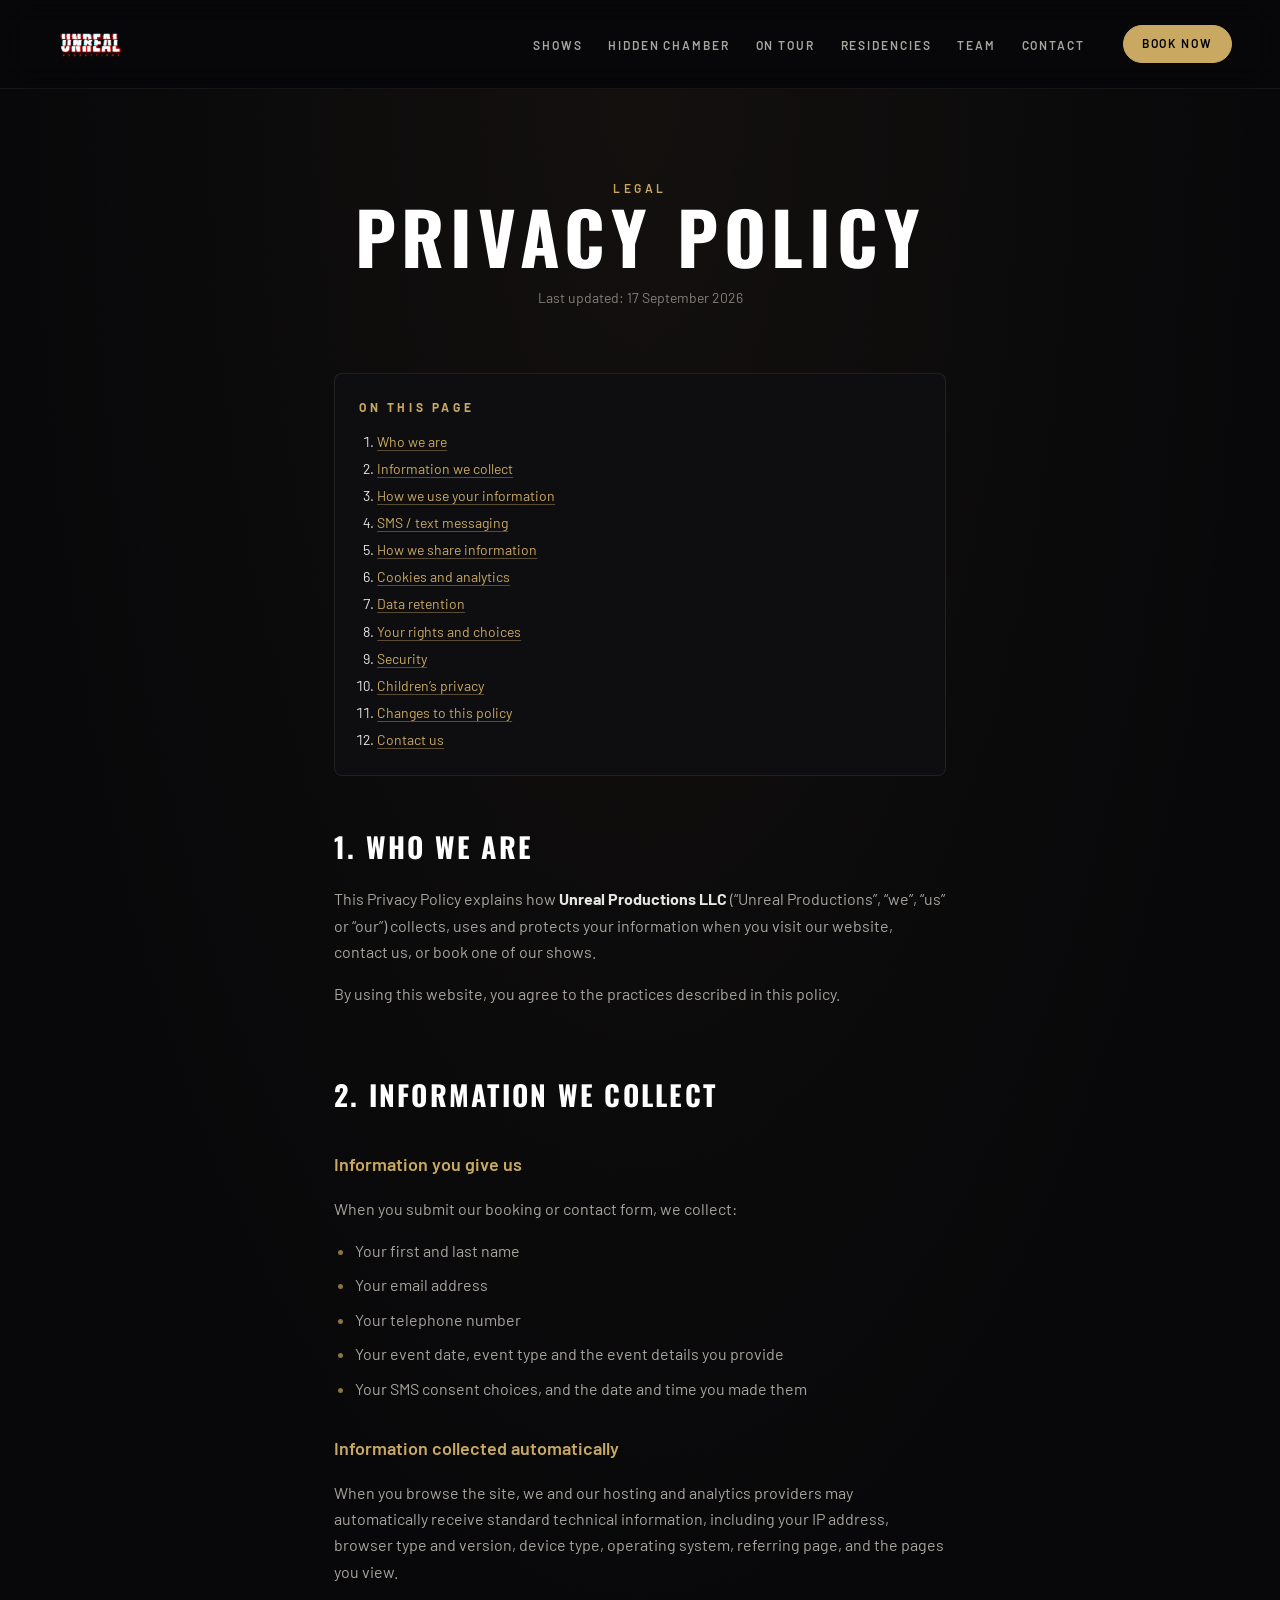
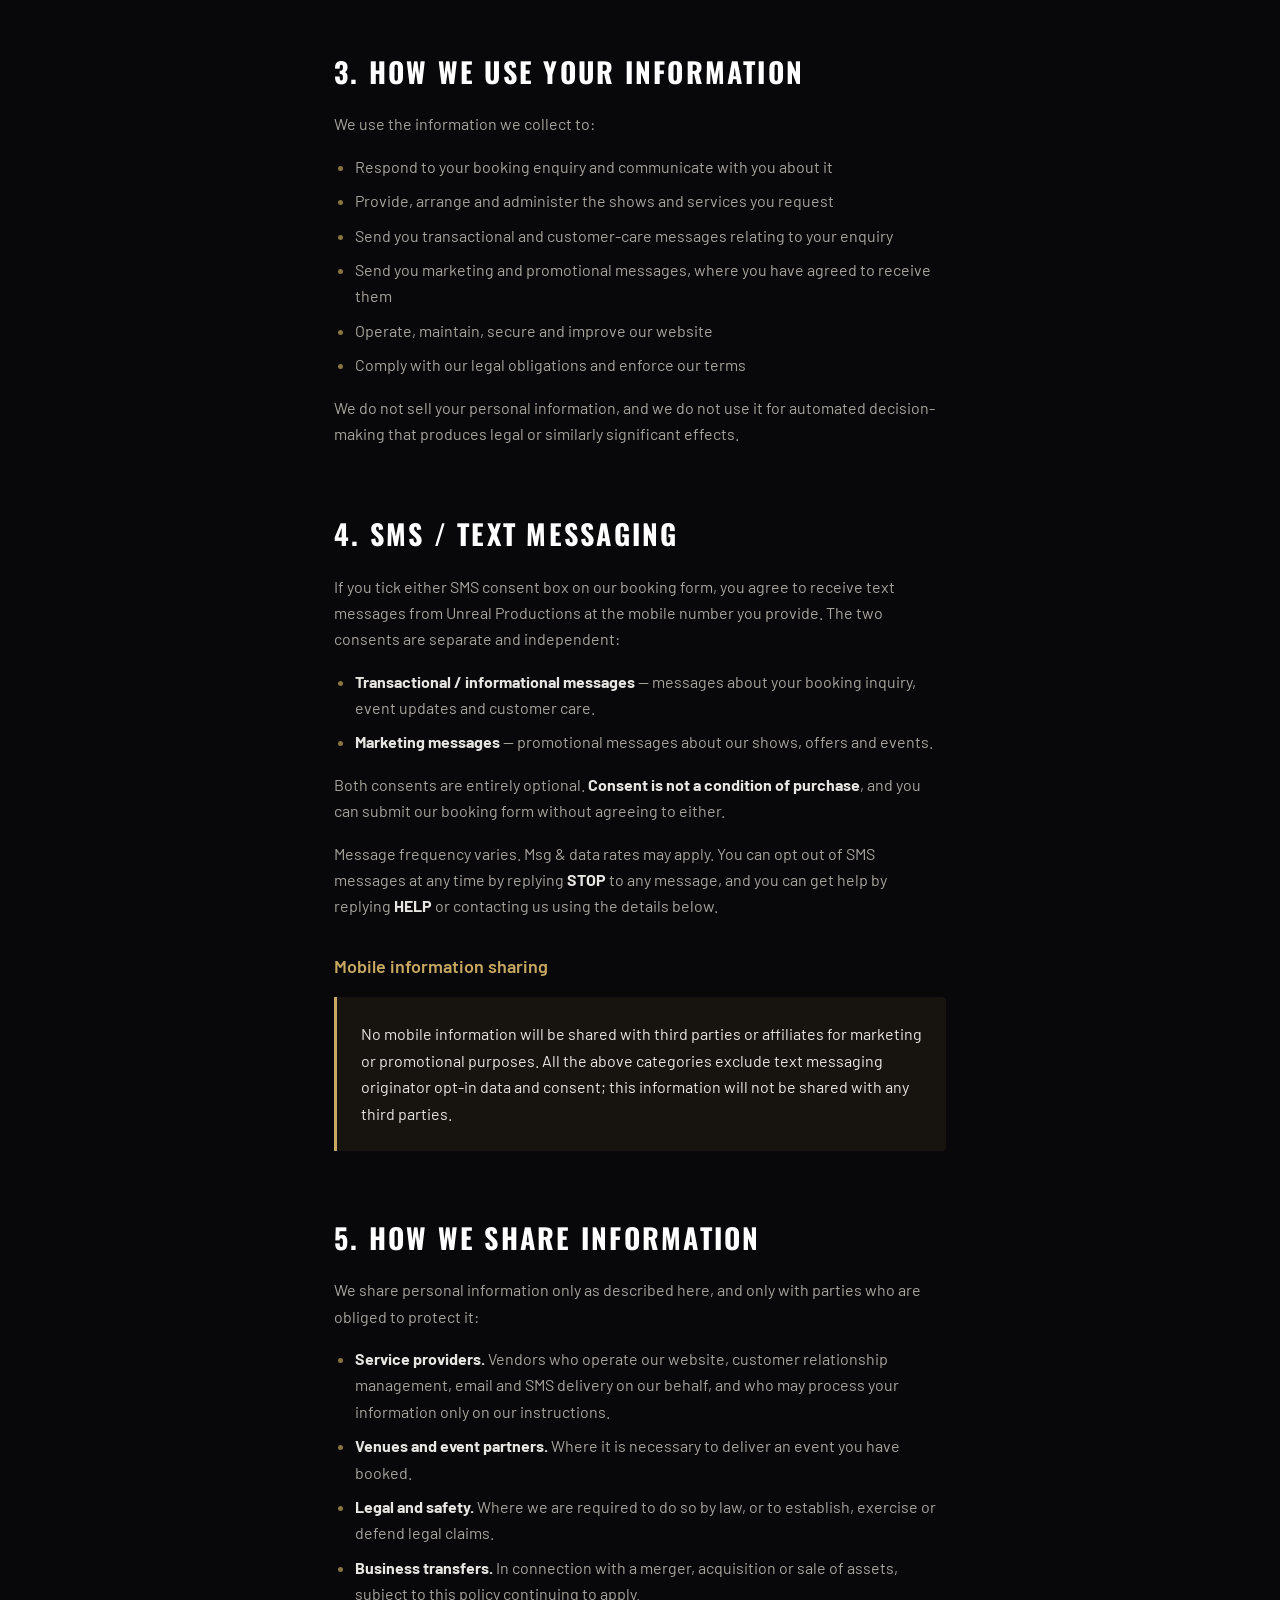
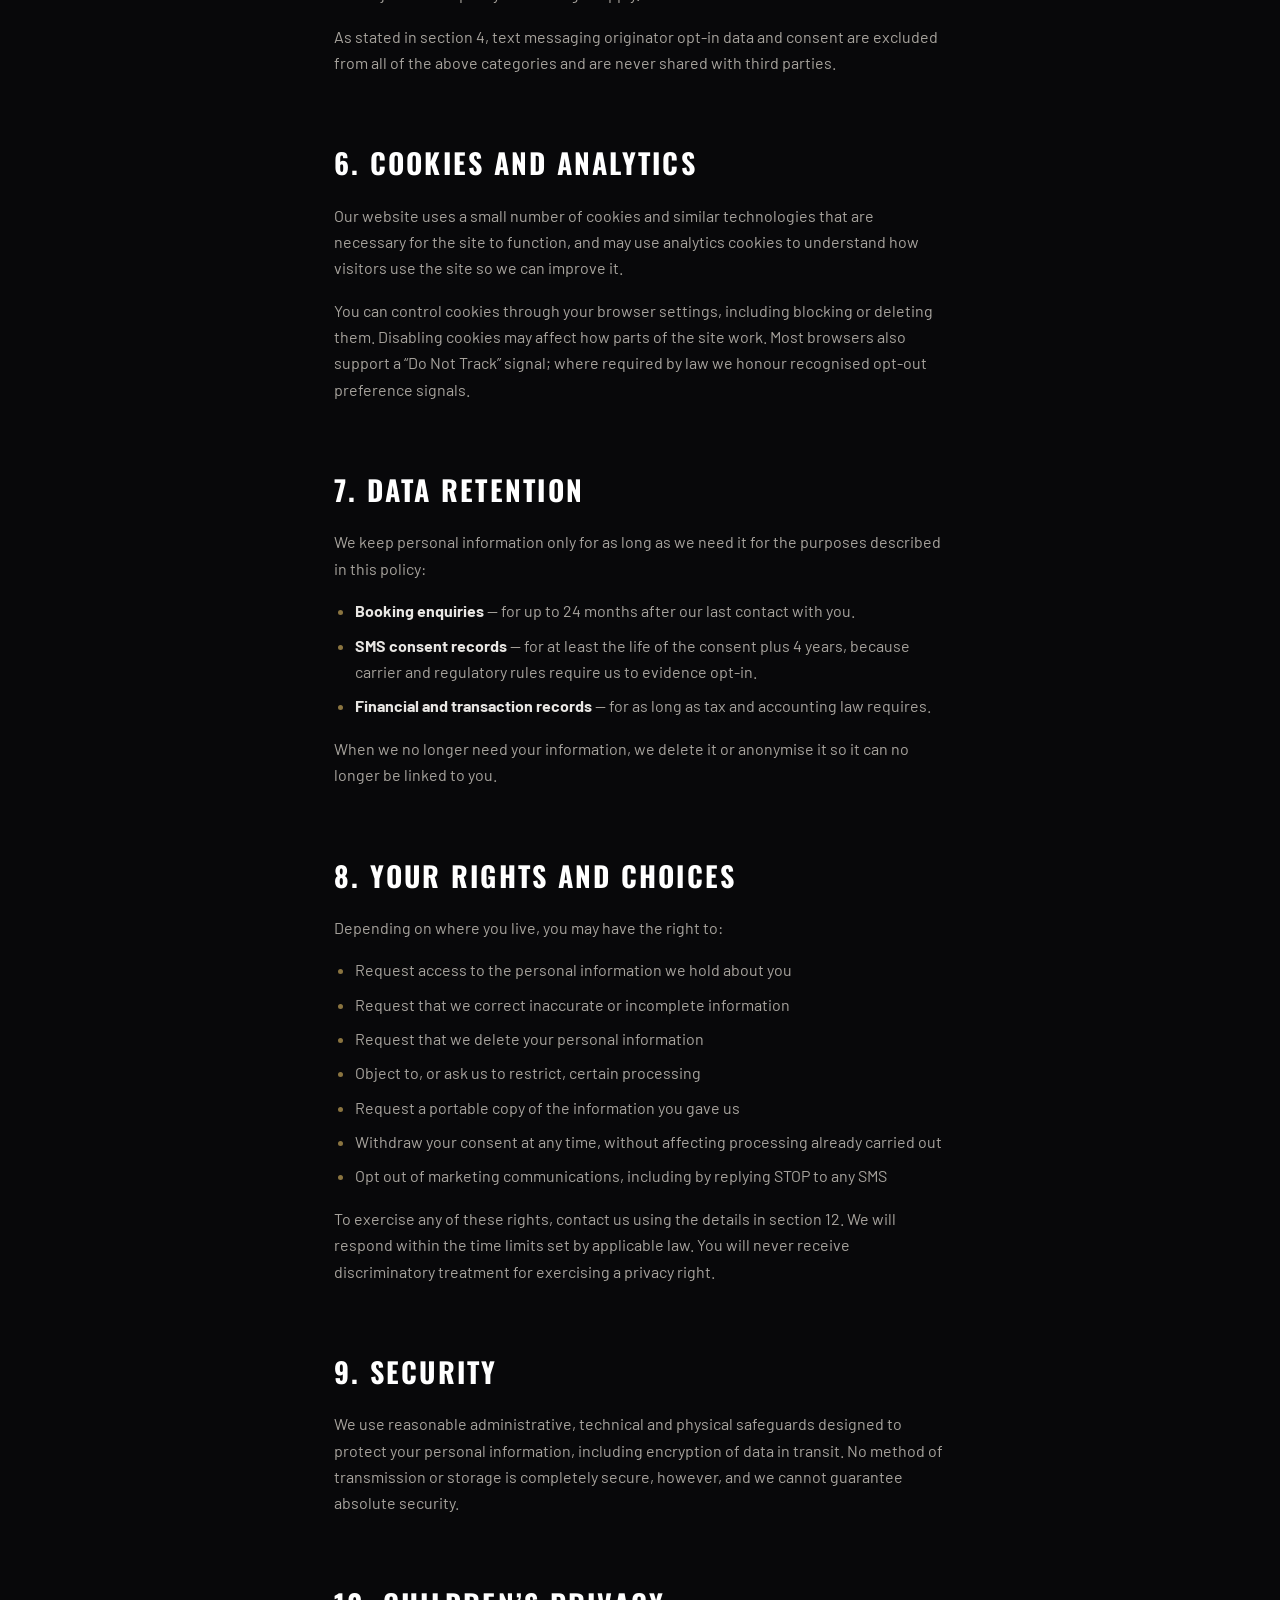
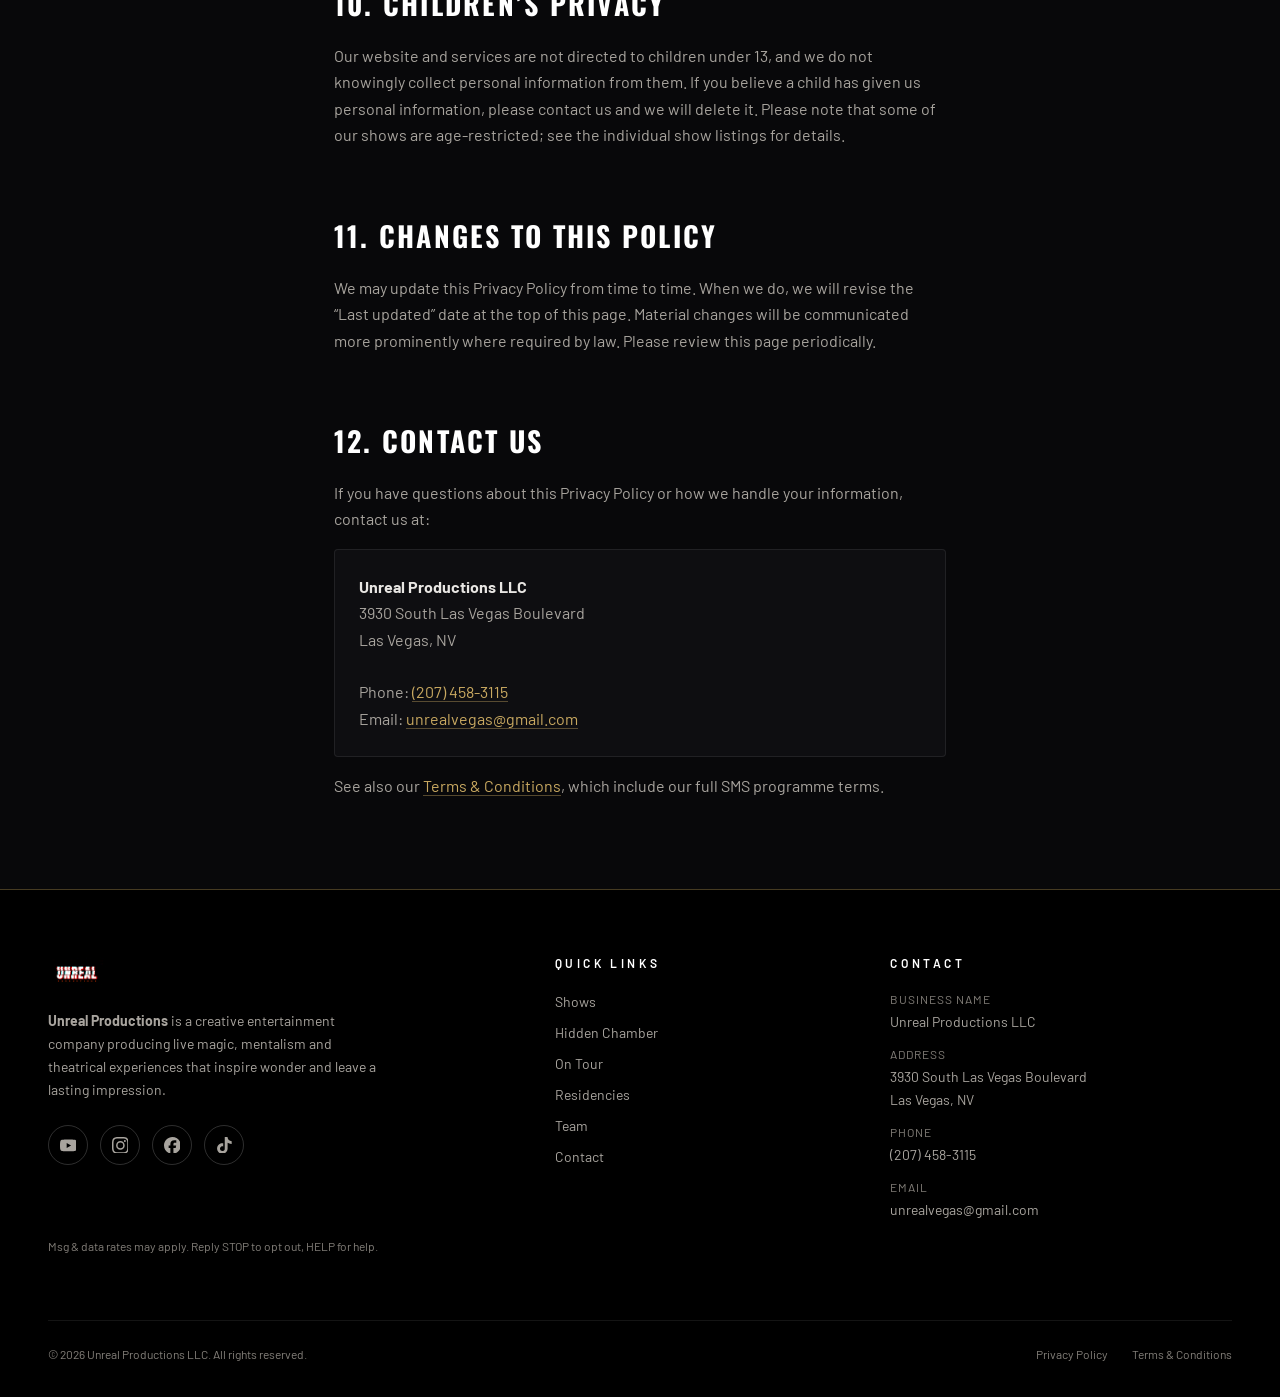
<file: privacy-policy.html>
<!DOCTYPE html>
<html lang="en" class="js-reveal">
<head>
<meta charset="utf-8">
<meta name="viewport" content="width=device-width, initial-scale=1">

<title>Privacy Policy — Unreal Productions</title>
<meta name="description" content="How Unreal Productions LLC collects, uses and protects your personal information, including our SMS messaging privacy commitments.">
<link rel="canonical" href="https://www.unrealproductions.co/privacy-policy.html">
<meta name="robots" content="index, follow">

<meta property="og:type" content="article">
<meta property="og:site_name" content="Unreal Productions">
<meta property="og:title" content="Privacy Policy — Unreal Productions">
<meta property="og:description" content="How Unreal Productions LLC collects, uses and protects your personal information.">

<meta property="og:image" content="https://www.unrealproductions.co/assets/images/og-card.jpg">
<meta property="og:image:type" content="image/jpeg">
<meta property="og:image:width" content="1200">
<meta property="og:image:height" content="630">
<meta property="og:image:alt" content="Unreal Productions circular logo">
<meta name="twitter:card" content="summary_large_image">
<meta name="twitter:image" content="https://www.unrealproductions.co/assets/images/og-card.jpg">

<meta name="theme-color" content="#08080a">
<link rel="icon" href="assets/images/favicon.ico" sizes="any">
<link rel="icon" href="assets/images/favicon-32.png" type="image/png" sizes="32x32">
<link rel="icon" href="assets/images/favicon-192.png" type="image/png" sizes="192x192">
<link rel="apple-touch-icon" href="assets/images/apple-touch-icon.png">

<link rel="preconnect" href="https://fonts.googleapis.com">
<link rel="preconnect" href="https://fonts.gstatic.com" crossorigin>
<link rel="stylesheet" href="https://fonts.googleapis.com/css2?family=Oswald:wght@400;500;600;700&family=Playfair+Display:ital,wght@0,400;0,700;0,900;1,400&family=Barlow:wght@400;500;600&display=swap">

<link rel="stylesheet" href="css/tokens.css">
<link rel="stylesheet" href="css/base.css">
<link rel="stylesheet" href="css/layout.css">
<link rel="stylesheet" href="css/animations.css">
</head>

<body>
<a class="skip-link" href="#main">Skip to content</a>

<header class="site-header" id="top">
  <div class="container site-header__inner">
    <a class="site-header__brand" href="index.html" aria-label="Unreal Productions — home">
      <img src="assets/images/unreal-logo.png" alt="Unreal Productions"
           width="2000" height="1333" fetchpriority="high">
    </a>

    <nav class="nav" id="primary-nav" aria-label="Primary">
      <ul class="nav__list">
        <li><a class="nav__link" href="index.html#shows">Shows</a></li>
        <li><a class="nav__link" href="index.html#hidden-chamber">Hidden Chamber</a></li>
        <li><a class="nav__link" href="index.html#on-tour">On Tour</a></li>
        <li><a class="nav__link" href="index.html#residencies">Residencies</a></li>
        <li><a class="nav__link" href="index.html#team">Team</a></li>
        <li><a class="nav__link" href="index.html#contact">Contact</a></li>
        <li class="nav__cta"><a class="btn btn--gold btn--sm" href="index.html#contact">Book Now</a></li>
      </ul>
    </nav>

    <button class="nav-toggle" type="button"
            aria-expanded="false" aria-controls="primary-nav" aria-label="Open menu">
      <span class="nav-toggle__bar" aria-hidden="true"></span>
      <span class="nav-toggle__bar" aria-hidden="true"></span>
      <span class="nav-toggle__bar" aria-hidden="true"></span>
    </button>
  </div>
</header>

<main id="main" class="legal">
  <div class="container">

    <div class="legal__header">
      <p class="eyebrow">Legal</p>
      <h1 class="section-title">Privacy Policy</h1>
      <!-- TODO: review — set the real effective date before publishing. -->
      <p class="legal__updated">Last updated: <time datetime="2026-09-17">17 September 2026</time></p>
    </div>

    <nav class="toc" aria-labelledby="toc-title">
      <h2 id="toc-title">On this page</h2>
      <ol>
        <li><a href="#who-we-are">Who we are</a></li>
        <li><a href="#what-we-collect">Information we collect</a></li>
        <li><a href="#how-we-use">How we use your information</a></li>
        <li><a href="#sms">SMS / text messaging</a></li>
        <li><a href="#sharing">How we share information</a></li>
        <li><a href="#cookies">Cookies and analytics</a></li>
        <li><a href="#retention">Data retention</a></li>
        <li><a href="#rights">Your rights and choices</a></li>
        <li><a href="#security">Security</a></li>
        <li><a href="#children">Children&rsquo;s privacy</a></li>
        <li><a href="#changes">Changes to this policy</a></li>
        <li><a href="#contact">Contact us</a></li>
      </ol>
    </nav>

    <!-- TODO: review — this policy is a starting template. Have it reviewed
         by your own counsel before publishing, and confirm it reflects your
         actual data practices. -->
    <div class="prose">

      <h2 id="who-we-are">1. Who we are</h2>
      <p>
        This Privacy Policy explains how <strong data-biz="legal-name">Unreal Productions LLC</strong>
        (&ldquo;<span data-biz="name">Unreal Productions</span>&rdquo;, &ldquo;we&rdquo;,
        &ldquo;us&rdquo; or &ldquo;our&rdquo;) collects, uses and protects your information when you
        visit our website, contact us, or book one of our shows.
      </p>
      <p>By using this website, you agree to the practices described in this policy.</p>

      <h2 id="what-we-collect">2. Information we collect</h2>

      <h3>Information you give us</h3>
      <p>When you submit our booking or contact form, we collect:</p>
      <ul>
        <li>Your first and last name</li>
        <li>Your email address</li>
        <li>Your telephone number</li>
        <li>Your event date, event type and the event details you provide</li>
        <li>Your SMS consent choices, and the date and time you made them</li>
      </ul>

      <h3>Information collected automatically</h3>
      <p>
        When you browse the site, we and our hosting and analytics providers may automatically
        receive standard technical information, including your IP address, browser type and
        version, device type, operating system, referring page, and the pages you view.
      </p>

      <h2 id="how-we-use">3. How we use your information</h2>
      <p>We use the information we collect to:</p>
      <ul>
        <li>Respond to your booking enquiry and communicate with you about it</li>
        <li>Provide, arrange and administer the shows and services you request</li>
        <li>Send you transactional and customer-care messages relating to your enquiry</li>
        <li>Send you marketing and promotional messages, where you have agreed to receive them</li>
        <li>Operate, maintain, secure and improve our website</li>
        <li>Comply with our legal obligations and enforce our terms</li>
      </ul>
      <p>
        We do not sell your personal information, and we do not use it for automated
        decision-making that produces legal or similarly significant effects.
      </p>

      <h2 id="sms">4. SMS / text messaging</h2>
      <p>
        If you tick either SMS consent box on our booking form, you agree to receive text
        messages from <span data-biz="name">Unreal Productions</span> at the mobile number you
        provide. The two consents are separate and independent:
      </p>
      <ul>
        <li>
          <strong>Transactional / informational messages</strong> &mdash; messages about your
          booking inquiry, event updates and customer care.
        </li>
        <li>
          <strong>Marketing messages</strong> &mdash; promotional messages about our shows,
          offers and events.
        </li>
      </ul>
      <p>
        Both consents are entirely optional. <strong>Consent is not a condition of
        purchase</strong>, and you can submit our booking form without agreeing to either.
      </p>
      <p>
        Message frequency varies. Msg &amp; data rates may apply. You can opt out of SMS
        messages at any time by replying <strong>STOP</strong> to any message, and you can get
        help by replying <strong>HELP</strong> or contacting us using the details below.
      </p>

      <h3>Mobile information sharing</h3>
      <p class="callout">
        No mobile information will be shared with third parties or affiliates for marketing or
        promotional purposes. All the above categories exclude text messaging originator opt-in
        data and consent; this information will not be shared with any third parties.
      </p>

      <h2 id="sharing">5. How we share information</h2>
      <p>
        We share personal information only as described here, and only with parties who are
        obliged to protect it:
      </p>
      <ul>
        <li>
          <strong>Service providers.</strong> Vendors who operate our website, customer
          relationship management, email and SMS delivery on our behalf, and who may process
          your information only on our instructions.
        </li>
        <li>
          <strong>Venues and event partners.</strong> Where it is necessary to deliver an event
          you have booked.
        </li>
        <li>
          <strong>Legal and safety.</strong> Where we are required to do so by law, or to
          establish, exercise or defend legal claims.
        </li>
        <li>
          <strong>Business transfers.</strong> In connection with a merger, acquisition or sale
          of assets, subject to this policy continuing to apply.
        </li>
      </ul>
      <p>
        As stated in section 4, text messaging originator opt-in data and consent are excluded
        from all of the above categories and are never shared with third parties.
      </p>

      <h2 id="cookies">6. Cookies and analytics</h2>
      <!-- TODO: review — update this section to match the analytics and
           cookie tools you actually deploy. -->
      <p>
        Our website uses a small number of cookies and similar technologies that are necessary
        for the site to function, and may use analytics cookies to understand how visitors use
        the site so we can improve it.
      </p>
      <p>
        You can control cookies through your browser settings, including blocking or deleting
        them. Disabling cookies may affect how parts of the site work. Most browsers also
        support a &ldquo;Do Not Track&rdquo; signal; where required by law we honour recognised
        opt-out preference signals.
      </p>

      <h2 id="retention">7. Data retention</h2>
      <!-- TODO: review — confirm these retention periods with counsel. -->
      <p>
        We keep personal information only for as long as we need it for the purposes described
        in this policy:
      </p>
      <ul>
        <li><strong>Booking enquiries</strong> &mdash; for up to 24 months after our last contact with you.</li>
        <li><strong>SMS consent records</strong> &mdash; for at least the life of the consent plus 4 years, because carrier and regulatory rules require us to evidence opt-in.</li>
        <li><strong>Financial and transaction records</strong> &mdash; for as long as tax and accounting law requires.</li>
      </ul>
      <p>
        When we no longer need your information, we delete it or anonymise it so it can no
        longer be linked to you.
      </p>

      <h2 id="rights">8. Your rights and choices</h2>
      <p>Depending on where you live, you may have the right to:</p>
      <ul>
        <li>Request access to the personal information we hold about you</li>
        <li>Request that we correct inaccurate or incomplete information</li>
        <li>Request that we delete your personal information</li>
        <li>Object to, or ask us to restrict, certain processing</li>
        <li>Request a portable copy of the information you gave us</li>
        <li>Withdraw your consent at any time, without affecting processing already carried out</li>
        <li>Opt out of marketing communications, including by replying STOP to any SMS</li>
      </ul>
      <p>
        To exercise any of these rights, contact us using the details in section 12. We will
        respond within the time limits set by applicable law. You will never receive
        discriminatory treatment for exercising a privacy right.
      </p>

      <h2 id="security">9. Security</h2>
      <p>
        We use reasonable administrative, technical and physical safeguards designed to protect
        your personal information, including encryption of data in transit. No method of
        transmission or storage is completely secure, however, and we cannot guarantee absolute
        security.
      </p>

      <h2 id="children">10. Children&rsquo;s privacy</h2>
      <p>
        Our website and services are not directed to children under 13, and we do not knowingly
        collect personal information from them. If you believe a child has given us personal
        information, please contact us and we will delete it. Please note that some of our shows
        are age-restricted; see the individual show listings for details.
      </p>

      <h2 id="changes">11. Changes to this policy</h2>
      <p>
        We may update this Privacy Policy from time to time. When we do, we will revise the
        &ldquo;Last updated&rdquo; date at the top of this page. Material changes will be
        communicated more prominently where required by law. Please review this page
        periodically.
      </p>

      <h2 id="contact">12. Contact us</h2>
      <p>
        If you have questions about this Privacy Policy or how we handle your information,
        contact us at:
      </p>
      <address>
        <strong data-biz="legal-name">Unreal Productions LLC</strong><br>
        <span data-biz="street">3930 South Las Vegas Boulevard</span><br>
        <span data-biz="city-state">Las Vegas, NV</span><br><br>
        Phone: <a data-biz-href="tel" href="tel:+12074583115"><span data-biz="phone">(207) 458-3115</span></a><br>
        Email: <a data-biz-href="email" href="mailto:unrealvegas@gmail.com"><span data-biz="email">unrealvegas@gmail.com</span></a>
      </address>

      <p>
        See also our <a href="terms.html">Terms &amp; Conditions</a>, which include our full
        SMS programme terms.
      </p>
    </div>
  </div>
</main>

<footer class="site-footer">
  <div class="container">
    <div class="footer__grid">

      <div class="footer__brand">
        <img src="assets/images/unreal-logo.png" alt="Unreal Productions"
             width="2000" height="1333" loading="lazy" decoding="async">
        <p class="footer__tagline">
          <strong data-biz="name">Unreal Productions</strong> is a creative entertainment
          company producing live magic, mentalism and theatrical experiences that inspire
          wonder and leave a lasting impression.
        </p>

        <ul class="social">
          <li><a data-social="youtube" href="#" aria-label="Unreal Productions on YouTube" rel="noopener">
            <svg viewBox="0 0 24 24" aria-hidden="true" fill="currentColor"><path d="M23.498 6.186a3.016 3.016 0 0 0-2.122-2.136C19.505 3.545 12 3.545 12 3.545s-7.505 0-9.377.505A3.017 3.017 0 0 0 .502 6.186C0 8.07 0 12 0 12s0 3.93.502 5.814a3.016 3.016 0 0 0 2.122 2.136c1.871.505 9.376.505 9.376.505s7.505 0 9.377-.505a3.015 3.015 0 0 0 2.122-2.136C24 15.93 24 12 24 12s0-3.93-.502-5.814zM9.545 15.568V8.432L15.818 12l-6.273 3.568z"/></svg>
          </a></li>
          <li><a data-social="instagram" href="#" aria-label="Unreal Productions on Instagram" rel="noopener">
            <svg viewBox="0 0 24 24" aria-hidden="true" fill="currentColor"><path d="M12 2.163c3.204 0 3.584.012 4.85.07 3.252.148 4.771 1.691 4.919 4.919.058 1.265.069 1.645.069 4.849 0 3.205-.012 3.584-.069 4.849-.149 3.225-1.664 4.771-4.919 4.919-1.266.058-1.644.07-4.85.07-3.204 0-3.584-.012-4.849-.07-3.26-.149-4.771-1.699-4.919-4.92-.058-1.265-.07-1.644-.07-4.849 0-3.204.013-3.583.07-4.849.149-3.227 1.664-4.771 4.919-4.919 1.266-.057 1.645-.069 4.849-.069zM12 0C8.741 0 8.333.014 7.053.072 2.695.272.273 2.69.073 7.052.014 8.333 0 8.741 0 12c0 3.259.014 3.668.072 4.948.2 4.358 2.618 6.78 6.98 6.98C8.333 23.986 8.741 24 12 24c3.259 0 3.668-.014 4.948-.072 4.354-.2 6.782-2.618 6.979-6.98.059-1.28.073-1.689.073-4.948 0-3.259-.014-3.667-.072-4.947-.196-4.354-2.617-6.78-6.979-6.98C15.668.014 15.259 0 12 0zm0 5.838a6.162 6.162 0 1 0 0 12.324 6.162 6.162 0 0 0 0-12.324zM12 16a4 4 0 1 1 0-8 4 4 0 0 1 0 8zm6.406-11.845a1.44 1.44 0 1 0 0 2.881 1.44 1.44 0 0 0 0-2.881z"/></svg>
          </a></li>
          <li><a data-social="facebook" href="#" aria-label="Unreal Productions on Facebook" rel="noopener">
            <svg viewBox="0 0 24 24" aria-hidden="true" fill="currentColor"><path d="M9.101 23.691v-7.98H6.627v-3.667h2.474v-1.58c0-4.085 1.848-5.978 5.858-5.978.401 0 .955.042 1.468.103a8.68 8.68 0 0 1 1.141.195v3.325a8.623 8.623 0 0 0-.653-.036 26.805 26.805 0 0 0-.733-.009c-.707 0-1.259.096-1.675.309a1.686 1.686 0 0 0-.679.622c-.258.42-.374.995-.374 1.752v1.297h3.919l-.386 2.103-.287 1.564h-3.246v8.245C19.396 23.238 24 18.179 24 12.044c0-6.627-5.373-12-12-12s-12 5.373-12 12c0 5.628 3.874 10.35 9.101 11.647Z"/></svg>
          </a></li>
          <li><a data-social="tiktok" href="#" aria-label="Unreal Productions on TikTok" rel="noopener">
            <svg viewBox="0 0 24 24" aria-hidden="true" fill="currentColor"><path d="M12.525.02c1.31-.02 2.61-.01 3.91-.02.08 1.53.63 3.09 1.75 4.17 1.12 1.11 2.7 1.62 4.24 1.79v4.03c-1.44-.05-2.89-.35-4.2-.97-.57-.26-1.1-.59-1.62-.93-.01 2.92.01 5.84-.02 8.75-.08 1.4-.54 2.79-1.35 3.94-1.31 1.92-3.58 3.17-5.91 3.21-1.43.08-2.86-.31-4.08-1.03-2.02-1.19-3.44-3.37-3.65-5.71-.02-.5-.03-1-.01-1.49.18-1.9 1.12-3.72 2.58-4.96 1.66-1.44 3.98-2.13 6.15-1.72.02 1.48-.04 2.96-.04 4.44-.99-.32-2.15-.23-3.02.37-.63.41-1.11 1.04-1.36 1.75-.21.51-.15 1.07-.14 1.61.24 1.64 1.82 3.02 3.5 2.87 1.12-.01 2.19-.66 2.77-1.61.19-.33.4-.67.41-1.06.1-1.79.06-3.57.07-5.36.01-4.03-.01-8.05.02-12.07z"/></svg>
          </a></li>
        </ul>
      </div>

      <nav aria-labelledby="footer-nav-title">
        <h2 class="footer__heading" id="footer-nav-title">Quick Links</h2>
        <ul class="footer__links">
          <li><a href="index.html#shows">Shows</a></li>
          <li><a href="index.html#hidden-chamber">Hidden Chamber</a></li>
          <li><a href="index.html#on-tour">On Tour</a></li>
          <li><a href="index.html#residencies">Residencies</a></li>
          <li><a href="index.html#team">Team</a></li>
          <li><a href="index.html#contact">Contact</a></li>
        </ul>
      </nav>

      <div>
        <h2 class="footer__heading">Contact</h2>
        <dl class="footer__contact">
          <div>
            <dt>Business name</dt>
            <dd data-biz="legal-name">Unreal Productions LLC</dd>
          </div>
          <div>
            <dt>Address</dt>
            <dd>
              <address style="font-style:normal">
                <span data-biz="street">3930 South Las Vegas Boulevard</span><br>
                <span data-biz="city-state">Las Vegas, NV</span>
              </address>
            </dd>
          </div>
          <div>
            <dt>Phone</dt>
            <dd><a data-biz-href="tel" href="tel:+12074583115"><span data-biz="phone">(207) 458-3115</span></a></dd>
          </div>
          <div>
            <dt>Email</dt>
            <dd><a data-biz-href="email" href="mailto:unrealvegas@gmail.com"><span data-biz="email">unrealvegas@gmail.com</span></a></dd>
          </div>
        </dl>
      </div>
    </div>

    <p class="footer__sms">
      Msg &amp; data rates may apply. Reply STOP to opt out, HELP for help.
    </p>

    <div class="footer__bottom">
      <p>&copy; <span data-biz="year">2026</span>
         <span data-biz="legal-name">Unreal Productions LLC</span>. All rights reserved.</p>
      <ul class="footer__legal">
        <li><a href="privacy-policy.html" aria-current="page">Privacy Policy</a></li>
        <li><a href="terms.html">Terms &amp; Conditions</a></li>
      </ul>
    </div>
  </div>
</footer>

<script type="module" src="js/legal.js"></script>
</body>
</html>
</file>
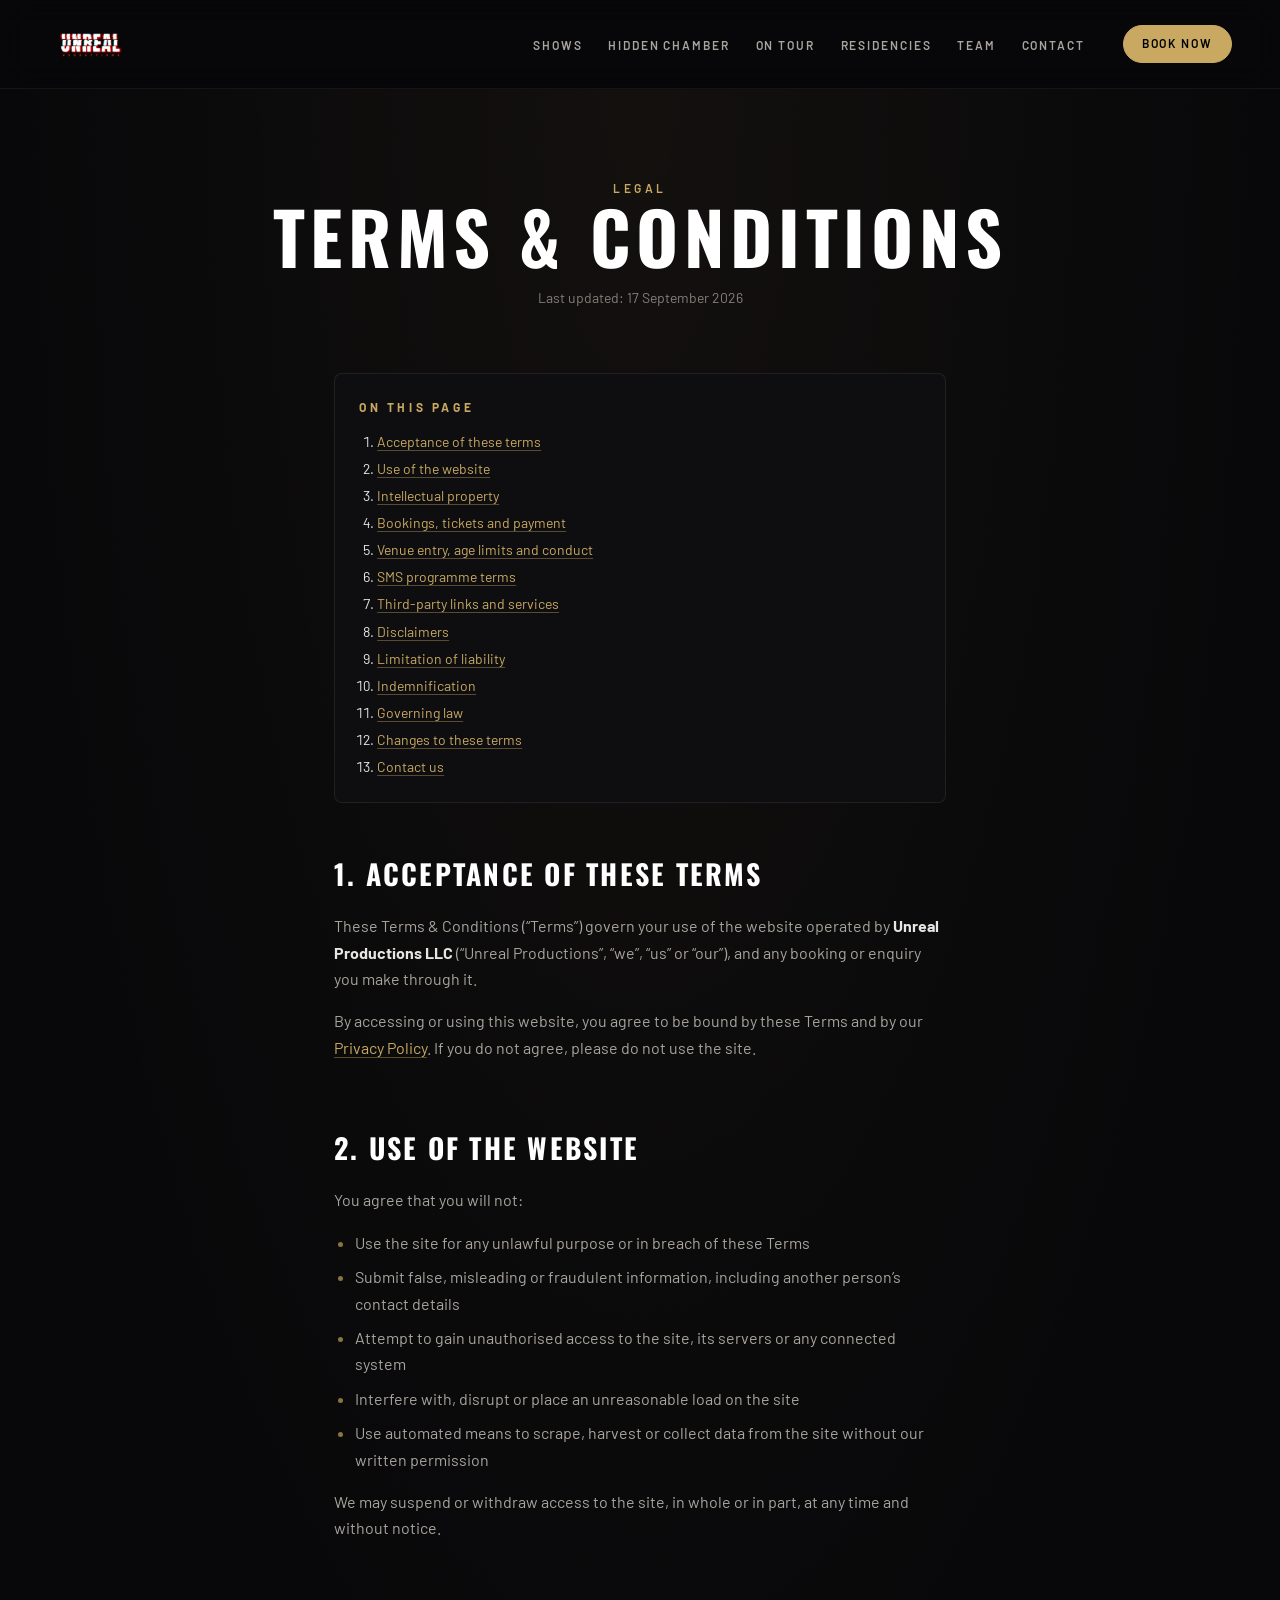
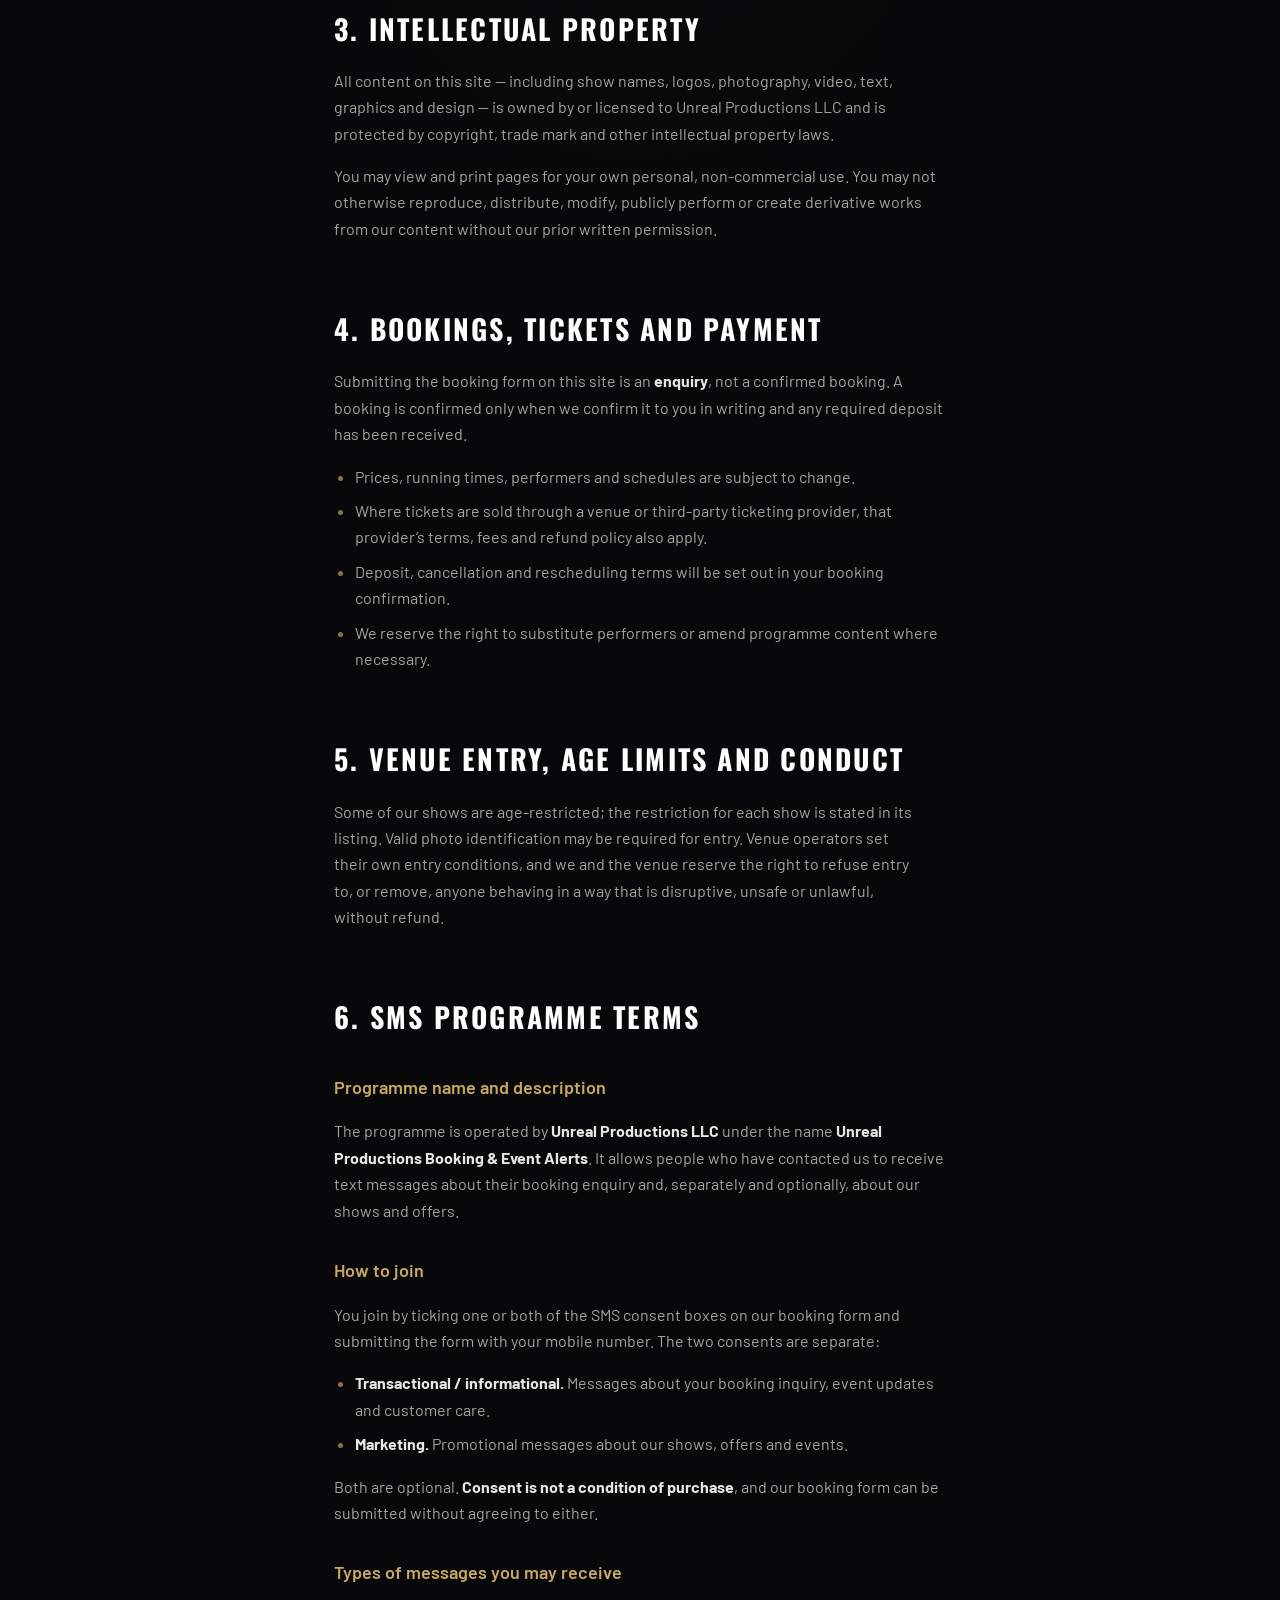
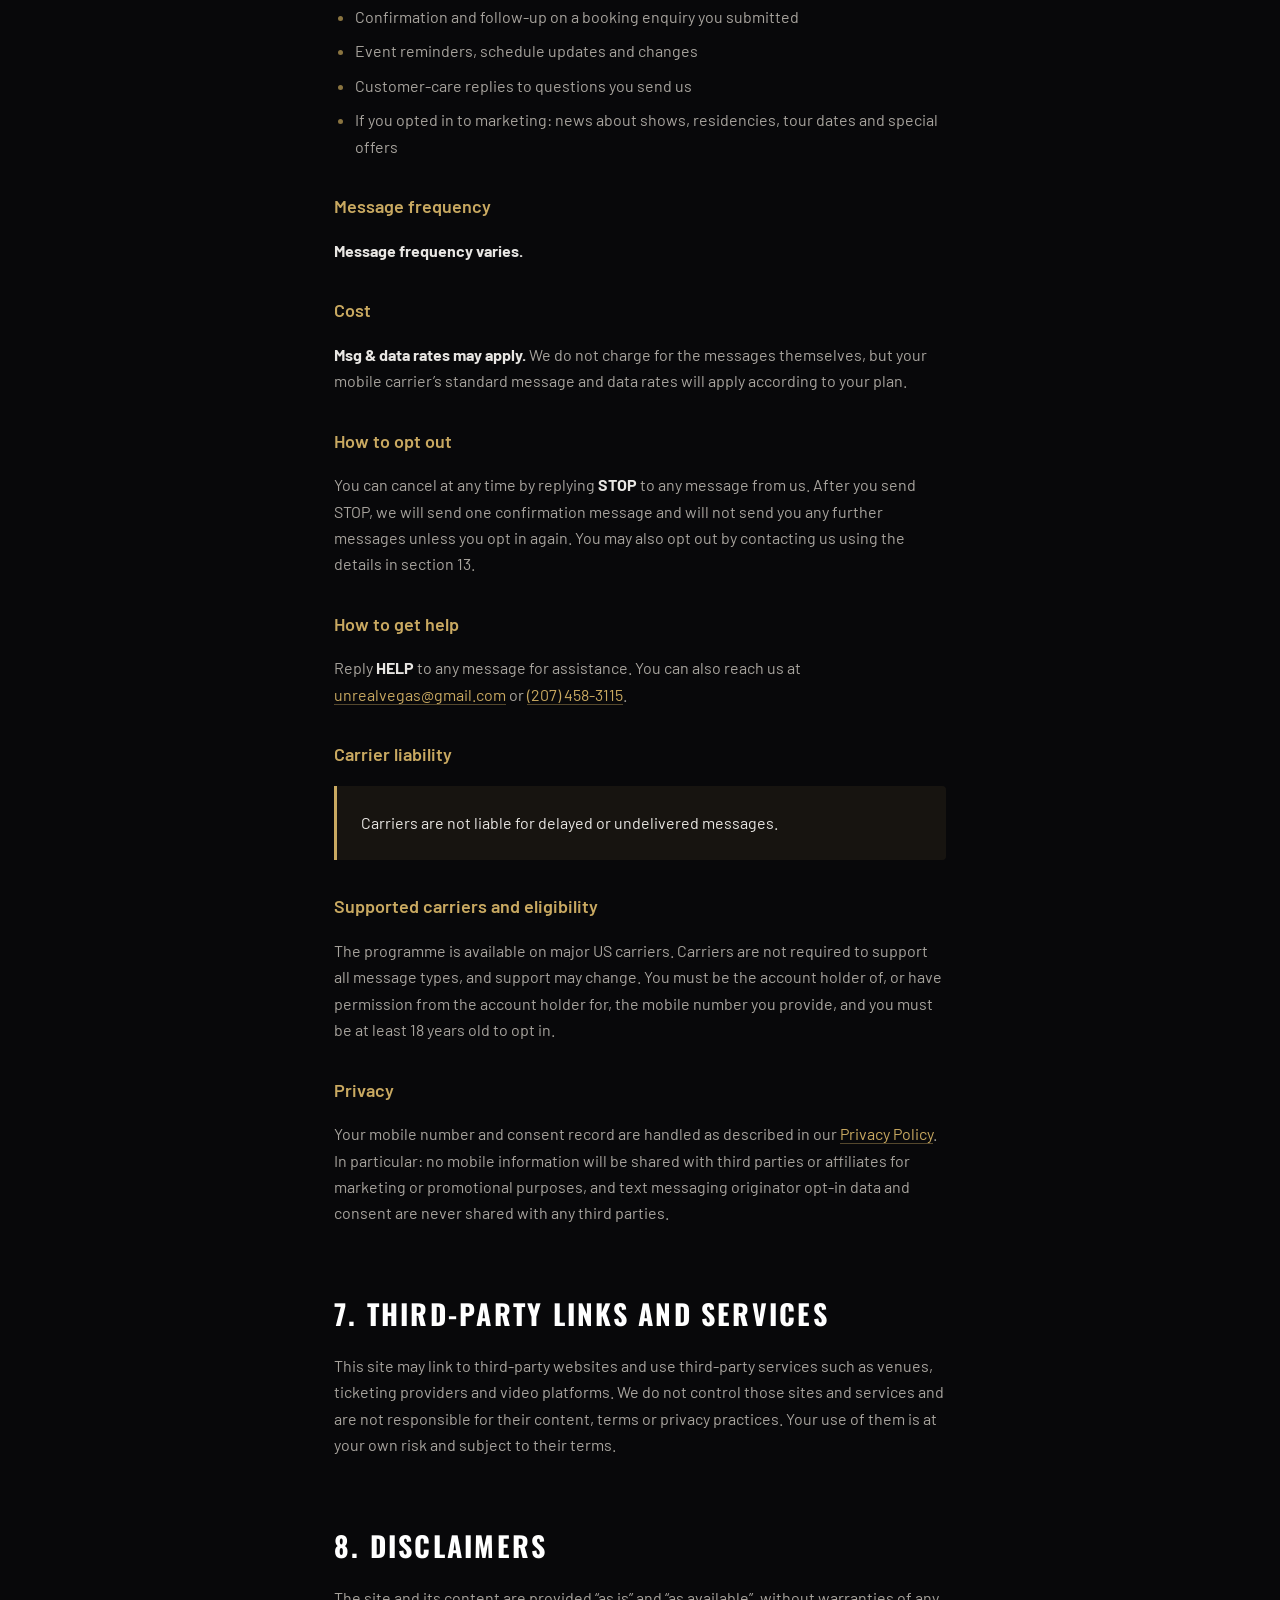
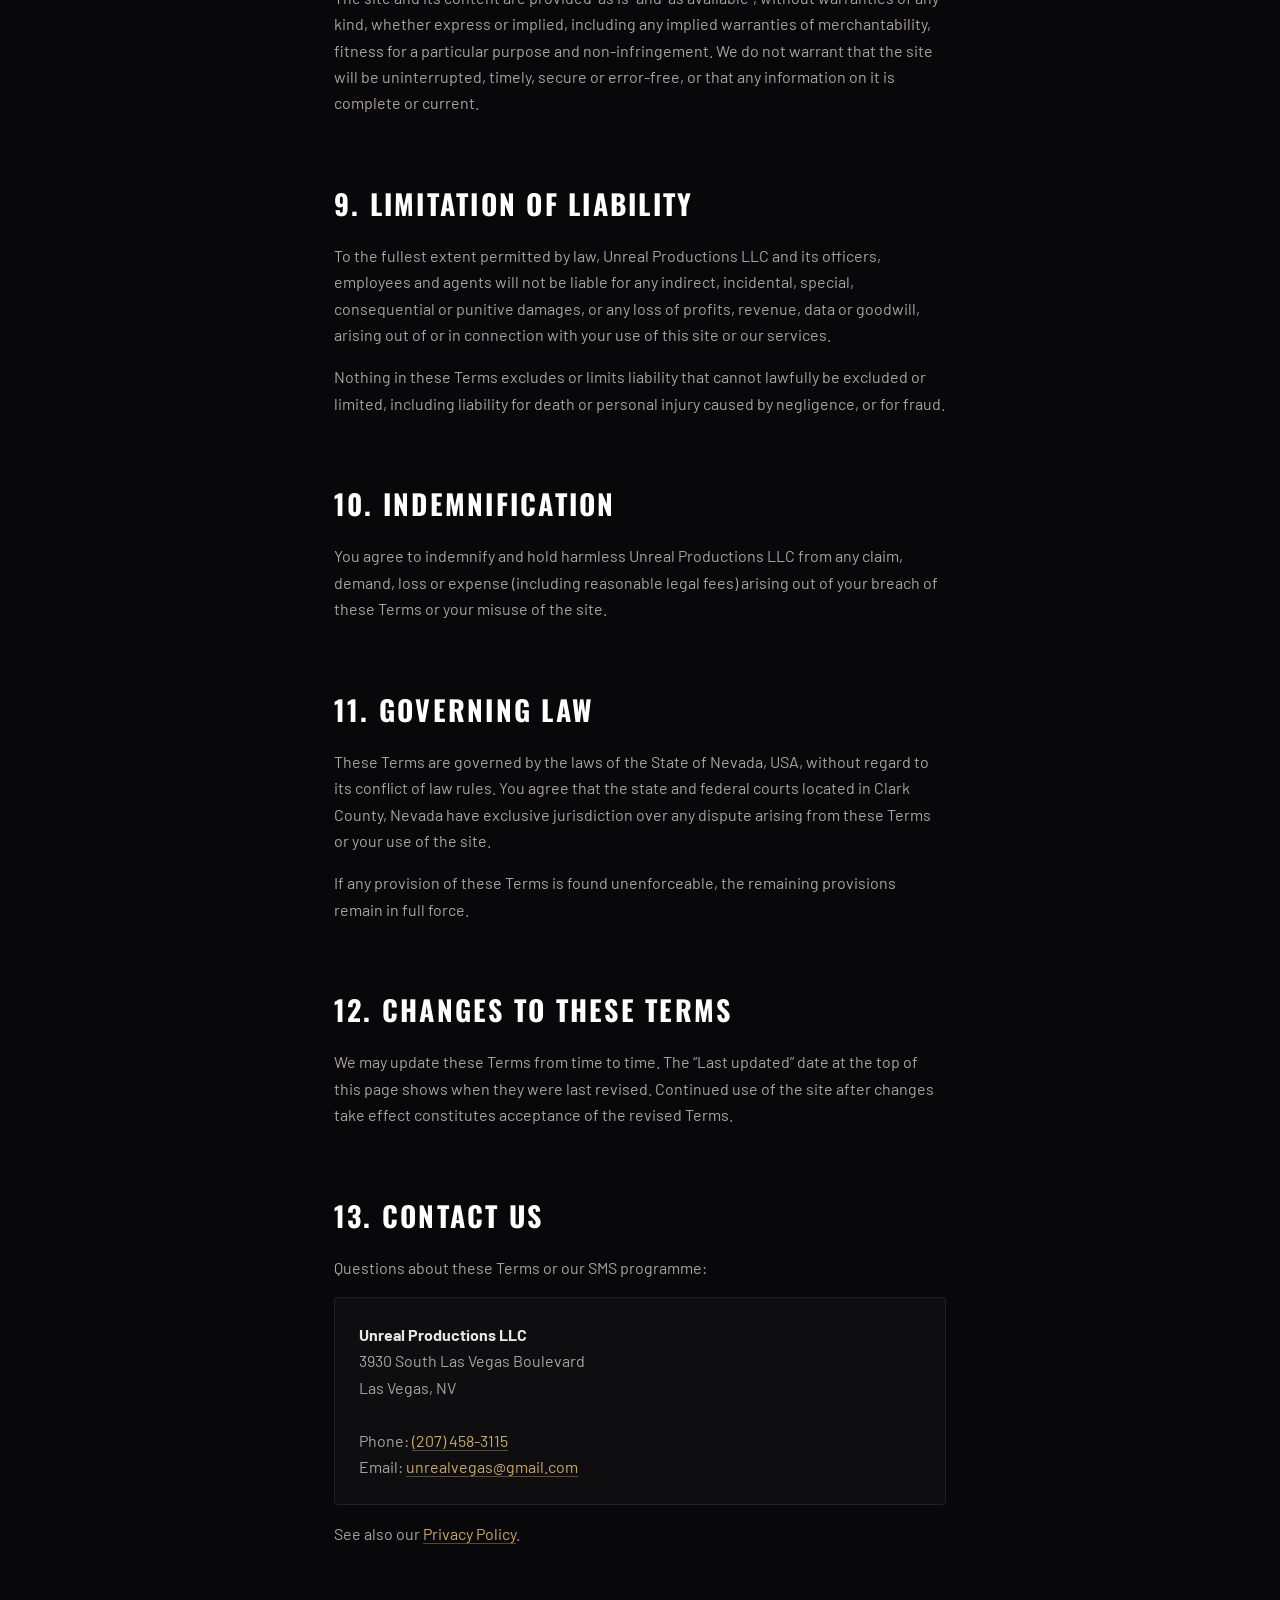
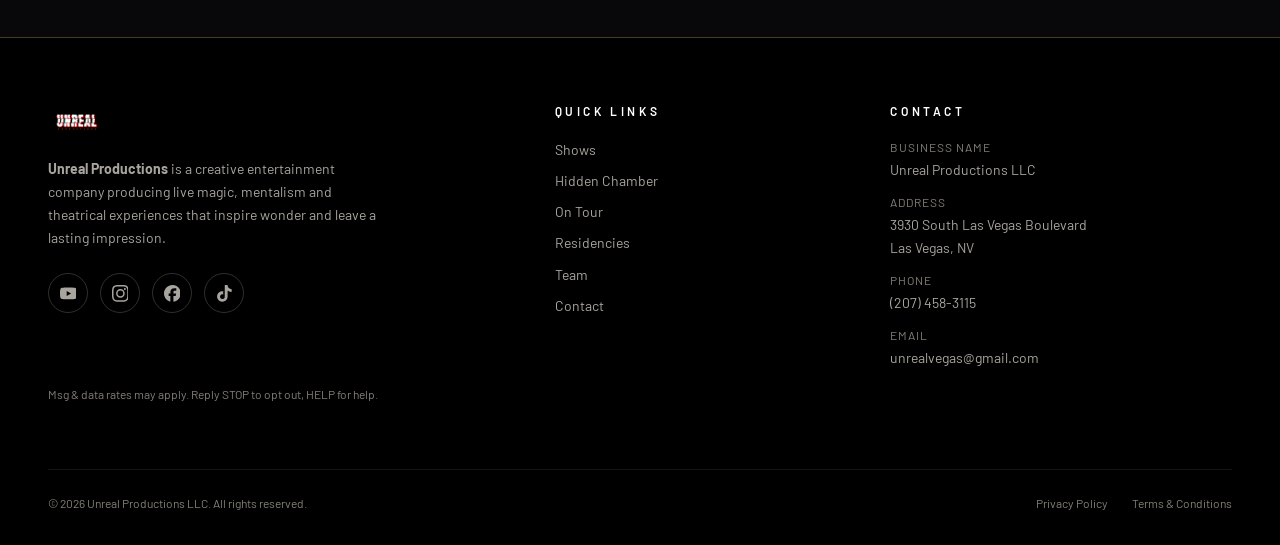
<file: terms.html>
<!DOCTYPE html>
<html lang="en" class="js-reveal">
<head>
<meta charset="utf-8">
<meta name="viewport" content="width=device-width, initial-scale=1">

<title>Terms &amp; Conditions — Unreal Productions</title>
<meta name="description" content="The terms governing use of the Unreal Productions website, ticket and booking terms, and our full SMS programme terms.">
<link rel="canonical" href="https://www.unrealproductions.co/terms.html">
<meta name="robots" content="index, follow">

<meta property="og:type" content="article">
<meta property="og:site_name" content="Unreal Productions">
<meta property="og:title" content="Terms &amp; Conditions — Unreal Productions">
<meta property="og:description" content="Website terms, booking terms and SMS programme terms for Unreal Productions.">

<meta property="og:image" content="https://www.unrealproductions.co/assets/images/og-card.jpg">
<meta property="og:image:type" content="image/jpeg">
<meta property="og:image:width" content="1200">
<meta property="og:image:height" content="630">
<meta property="og:image:alt" content="Unreal Productions circular logo">
<meta name="twitter:card" content="summary_large_image">
<meta name="twitter:image" content="https://www.unrealproductions.co/assets/images/og-card.jpg">

<meta name="theme-color" content="#08080a">
<link rel="icon" href="assets/images/favicon.ico" sizes="any">
<link rel="icon" href="assets/images/favicon-32.png" type="image/png" sizes="32x32">
<link rel="icon" href="assets/images/favicon-192.png" type="image/png" sizes="192x192">
<link rel="apple-touch-icon" href="assets/images/apple-touch-icon.png">

<link rel="preconnect" href="https://fonts.googleapis.com">
<link rel="preconnect" href="https://fonts.gstatic.com" crossorigin>
<link rel="stylesheet" href="https://fonts.googleapis.com/css2?family=Oswald:wght@400;500;600;700&family=Playfair+Display:ital,wght@0,400;0,700;0,900;1,400&family=Barlow:wght@400;500;600&display=swap">

<link rel="stylesheet" href="css/tokens.css">
<link rel="stylesheet" href="css/base.css">
<link rel="stylesheet" href="css/layout.css">
<link rel="stylesheet" href="css/animations.css">
</head>

<body>
<a class="skip-link" href="#main">Skip to content</a>

<header class="site-header" id="top">
  <div class="container site-header__inner">
    <a class="site-header__brand" href="index.html" aria-label="Unreal Productions — home">
      <img src="assets/images/unreal-logo.png" alt="Unreal Productions"
           width="2000" height="1333" fetchpriority="high">
    </a>

    <nav class="nav" id="primary-nav" aria-label="Primary">
      <ul class="nav__list">
        <li><a class="nav__link" href="index.html#shows">Shows</a></li>
        <li><a class="nav__link" href="index.html#hidden-chamber">Hidden Chamber</a></li>
        <li><a class="nav__link" href="index.html#on-tour">On Tour</a></li>
        <li><a class="nav__link" href="index.html#residencies">Residencies</a></li>
        <li><a class="nav__link" href="index.html#team">Team</a></li>
        <li><a class="nav__link" href="index.html#contact">Contact</a></li>
        <li class="nav__cta"><a class="btn btn--gold btn--sm" href="index.html#contact">Book Now</a></li>
      </ul>
    </nav>

    <button class="nav-toggle" type="button"
            aria-expanded="false" aria-controls="primary-nav" aria-label="Open menu">
      <span class="nav-toggle__bar" aria-hidden="true"></span>
      <span class="nav-toggle__bar" aria-hidden="true"></span>
      <span class="nav-toggle__bar" aria-hidden="true"></span>
    </button>
  </div>
</header>

<main id="main" class="legal">
  <div class="container">

    <div class="legal__header">
      <p class="eyebrow">Legal</p>
      <h1 class="section-title">Terms &amp; Conditions</h1>
      <!-- TODO: review — set the real effective date before publishing. -->
      <p class="legal__updated">Last updated: <time datetime="2026-09-17">17 September 2026</time></p>
    </div>

    <nav class="toc" aria-labelledby="toc-title">
      <h2 id="toc-title">On this page</h2>
      <ol>
        <li><a href="#acceptance">Acceptance of these terms</a></li>
        <li><a href="#use">Use of the website</a></li>
        <li><a href="#ip">Intellectual property</a></li>
        <li><a href="#bookings">Bookings, tickets and payment</a></li>
        <li><a href="#conduct">Venue entry, age limits and conduct</a></li>
        <li><a href="#sms-terms">SMS programme terms</a></li>
        <li><a href="#third-party">Third-party links and services</a></li>
        <li><a href="#disclaimer">Disclaimers</a></li>
        <li><a href="#liability">Limitation of liability</a></li>
        <li><a href="#indemnity">Indemnification</a></li>
        <li><a href="#law">Governing law</a></li>
        <li><a href="#changes">Changes to these terms</a></li>
        <li><a href="#contact">Contact us</a></li>
      </ol>
    </nav>

    <!-- TODO: review — these terms are a starting template. Have them
         reviewed by your own counsel before publishing. -->
    <div class="prose">

      <h2 id="acceptance">1. Acceptance of these terms</h2>
      <p>
        These Terms &amp; Conditions (&ldquo;Terms&rdquo;) govern your use of the website
        operated by <strong data-biz="legal-name">Unreal Productions LLC</strong>
        (&ldquo;<span data-biz="name">Unreal Productions</span>&rdquo;, &ldquo;we&rdquo;,
        &ldquo;us&rdquo; or &ldquo;our&rdquo;), and any booking or enquiry you make through it.
      </p>
      <p>
        By accessing or using this website, you agree to be bound by these Terms and by our
        <a href="privacy-policy.html">Privacy Policy</a>. If you do not agree, please do not
        use the site.
      </p>

      <h2 id="use">2. Use of the website</h2>
      <p>You agree that you will not:</p>
      <ul>
        <li>Use the site for any unlawful purpose or in breach of these Terms</li>
        <li>Submit false, misleading or fraudulent information, including another person&rsquo;s contact details</li>
        <li>Attempt to gain unauthorised access to the site, its servers or any connected system</li>
        <li>Interfere with, disrupt or place an unreasonable load on the site</li>
        <li>Use automated means to scrape, harvest or collect data from the site without our written permission</li>
      </ul>
      <p>
        We may suspend or withdraw access to the site, in whole or in part, at any time and
        without notice.
      </p>

      <h2 id="ip">3. Intellectual property</h2>
      <p>
        All content on this site &mdash; including show names, logos, photography, video,
        text, graphics and design &mdash; is owned by or licensed to
        <span data-biz="legal-name">Unreal Productions LLC</span> and is protected by copyright,
        trade mark and other intellectual property laws.
      </p>
      <p>
        You may view and print pages for your own personal, non-commercial use. You may not
        otherwise reproduce, distribute, modify, publicly perform or create derivative works
        from our content without our prior written permission.
      </p>

      <h2 id="bookings">4. Bookings, tickets and payment</h2>
      <!-- TODO: review — replace with your actual ticketing, deposit,
           cancellation and refund terms. -->
      <p>
        Submitting the booking form on this site is an <strong>enquiry</strong>, not a confirmed
        booking. A booking is confirmed only when we confirm it to you in writing and any
        required deposit has been received.
      </p>
      <ul>
        <li>Prices, running times, performers and schedules are subject to change.</li>
        <li>Where tickets are sold through a venue or third-party ticketing provider, that provider&rsquo;s terms, fees and refund policy also apply.</li>
        <li>Deposit, cancellation and rescheduling terms will be set out in your booking confirmation.</li>
        <li>We reserve the right to substitute performers or amend programme content where necessary.</li>
      </ul>

      <h2 id="conduct">5. Venue entry, age limits and conduct</h2>
      <!-- TODO: review -->
      <p>
        Some of our shows are age-restricted; the restriction for each show is stated in its
        listing. Valid photo identification may be required for entry. Venue operators set
        their own entry conditions, and we and the venue reserve the right to refuse entry to,
        or remove, anyone behaving in a way that is disruptive, unsafe or unlawful, without
        refund.
      </p>

      <h2 id="sms-terms">6. SMS programme terms</h2>

      <h3>Programme name and description</h3>
      <p>
        The programme is operated by <strong data-biz="legal-name">Unreal Productions LLC</strong>
        under the name <strong><span data-biz="name">Unreal Productions</span> Booking &amp;
        Event Alerts</strong>. It allows people who have contacted us to receive text messages
        about their booking enquiry and, separately and optionally, about our shows and offers.
      </p>

      <h3>How to join</h3>
      <p>
        You join by ticking one or both of the SMS consent boxes on our booking form and
        submitting the form with your mobile number. The two consents are separate:
      </p>
      <ul>
        <li>
          <strong>Transactional / informational.</strong> Messages about your booking inquiry,
          event updates and customer care.
        </li>
        <li>
          <strong>Marketing.</strong> Promotional messages about our shows, offers and events.
        </li>
      </ul>
      <p>
        Both are optional. <strong>Consent is not a condition of purchase</strong>, and our
        booking form can be submitted without agreeing to either.
      </p>

      <h3>Types of messages you may receive</h3>
      <ul>
        <li>Confirmation and follow-up on a booking enquiry you submitted</li>
        <li>Event reminders, schedule updates and changes</li>
        <li>Customer-care replies to questions you send us</li>
        <li>If you opted in to marketing: news about shows, residencies, tour dates and special offers</li>
      </ul>

      <h3>Message frequency</h3>
      <p><strong>Message frequency varies.</strong></p>

      <h3>Cost</h3>
      <p>
        <strong>Msg &amp; data rates may apply.</strong> We do not charge for the messages
        themselves, but your mobile carrier&rsquo;s standard message and data rates will apply
        according to your plan.
      </p>

      <h3>How to opt out</h3>
      <p>
        You can cancel at any time by replying <strong>STOP</strong> to any message from us.
        After you send STOP, we will send one confirmation message and will not send you any
        further messages unless you opt in again. You may also opt out by contacting us using
        the details in section 13.
      </p>

      <h3>How to get help</h3>
      <p>
        Reply <strong>HELP</strong> to any message for assistance. You can also reach us at
        <a data-biz-href="email" href="mailto:unrealvegas@gmail.com"><span data-biz="email">unrealvegas@gmail.com</span></a>
        or <a data-biz-href="tel" href="tel:+12074583115"><span data-biz="phone">(207) 458-3115</span></a>.
      </p>

      <h3>Carrier liability</h3>
      <p class="callout">
        Carriers are not liable for delayed or undelivered messages.
      </p>

      <h3>Supported carriers and eligibility</h3>
      <p>
        The programme is available on major US carriers. Carriers are not required to support
        all message types, and support may change. You must be the account holder of, or have
        permission from the account holder for, the mobile number you provide, and you must be
        at least 18 years old to opt in.
      </p>

      <h3>Privacy</h3>
      <p>
        Your mobile number and consent record are handled as described in our
        <a href="privacy-policy.html">Privacy Policy</a>. In particular: no mobile information
        will be shared with third parties or affiliates for marketing or promotional purposes,
        and text messaging originator opt-in data and consent are never shared with any third
        parties.
      </p>

      <h2 id="third-party">7. Third-party links and services</h2>
      <p>
        This site may link to third-party websites and use third-party services such as venues,
        ticketing providers and video platforms. We do not control those sites and services and
        are not responsible for their content, terms or privacy practices. Your use of them is
        at your own risk and subject to their terms.
      </p>

      <h2 id="disclaimer">8. Disclaimers</h2>
      <!-- TODO: review -->
      <p>
        The site and its content are provided &ldquo;as is&rdquo; and &ldquo;as
        available&rdquo;, without warranties of any kind, whether express or implied, including
        any implied warranties of merchantability, fitness for a particular purpose and
        non-infringement. We do not warrant that the site will be uninterrupted, timely, secure
        or error-free, or that any information on it is complete or current.
      </p>

      <h2 id="liability">9. Limitation of liability</h2>
      <!-- TODO: review -->
      <p>
        To the fullest extent permitted by law, <span data-biz="legal-name">Unreal Productions LLC</span>
        and its officers, employees and agents will not be liable for any indirect, incidental,
        special, consequential or punitive damages, or any loss of profits, revenue, data or
        goodwill, arising out of or in connection with your use of this site or our services.
      </p>
      <p>
        Nothing in these Terms excludes or limits liability that cannot lawfully be excluded or
        limited, including liability for death or personal injury caused by negligence, or for
        fraud.
      </p>

      <h2 id="indemnity">10. Indemnification</h2>
      <p>
        You agree to indemnify and hold harmless
        <span data-biz="legal-name">Unreal Productions LLC</span> from any claim, demand, loss
        or expense (including reasonable legal fees) arising out of your breach of these Terms
        or your misuse of the site.
      </p>

      <h2 id="law">11. Governing law</h2>
      <!-- TODO: review — confirm jurisdiction with counsel. -->
      <p>
        These Terms are governed by the laws of the State of Nevada, USA, without regard to its
        conflict of law rules. You agree that the state and federal courts located in Clark
        County, Nevada have exclusive jurisdiction over any dispute arising from these Terms or
        your use of the site.
      </p>
      <p>
        If any provision of these Terms is found unenforceable, the remaining provisions remain
        in full force.
      </p>

      <h2 id="changes">12. Changes to these terms</h2>
      <p>
        We may update these Terms from time to time. The &ldquo;Last updated&rdquo; date at the
        top of this page shows when they were last revised. Continued use of the site after
        changes take effect constitutes acceptance of the revised Terms.
      </p>

      <h2 id="contact">13. Contact us</h2>
      <p>Questions about these Terms or our SMS programme:</p>
      <address>
        <strong data-biz="legal-name">Unreal Productions LLC</strong><br>
        <span data-biz="street">3930 South Las Vegas Boulevard</span><br>
        <span data-biz="city-state">Las Vegas, NV</span><br><br>
        Phone: <a data-biz-href="tel" href="tel:+12074583115"><span data-biz="phone">(207) 458-3115</span></a><br>
        Email: <a data-biz-href="email" href="mailto:unrealvegas@gmail.com"><span data-biz="email">unrealvegas@gmail.com</span></a>
      </address>

      <p>See also our <a href="privacy-policy.html">Privacy Policy</a>.</p>
    </div>
  </div>
</main>

<footer class="site-footer">
  <div class="container">
    <div class="footer__grid">

      <div class="footer__brand">
        <img src="assets/images/unreal-logo.png" alt="Unreal Productions"
             width="2000" height="1333" loading="lazy" decoding="async">
        <p class="footer__tagline">
          <strong data-biz="name">Unreal Productions</strong> is a creative entertainment
          company producing live magic, mentalism and theatrical experiences that inspire
          wonder and leave a lasting impression.
        </p>

        <ul class="social">
          <li><a data-social="youtube" href="#" aria-label="Unreal Productions on YouTube" rel="noopener">
            <svg viewBox="0 0 24 24" aria-hidden="true" fill="currentColor"><path d="M23.498 6.186a3.016 3.016 0 0 0-2.122-2.136C19.505 3.545 12 3.545 12 3.545s-7.505 0-9.377.505A3.017 3.017 0 0 0 .502 6.186C0 8.07 0 12 0 12s0 3.93.502 5.814a3.016 3.016 0 0 0 2.122 2.136c1.871.505 9.376.505 9.376.505s7.505 0 9.377-.505a3.015 3.015 0 0 0 2.122-2.136C24 15.93 24 12 24 12s0-3.93-.502-5.814zM9.545 15.568V8.432L15.818 12l-6.273 3.568z"/></svg>
          </a></li>
          <li><a data-social="instagram" href="#" aria-label="Unreal Productions on Instagram" rel="noopener">
            <svg viewBox="0 0 24 24" aria-hidden="true" fill="currentColor"><path d="M12 2.163c3.204 0 3.584.012 4.85.07 3.252.148 4.771 1.691 4.919 4.919.058 1.265.069 1.645.069 4.849 0 3.205-.012 3.584-.069 4.849-.149 3.225-1.664 4.771-4.919 4.919-1.266.058-1.644.07-4.85.07-3.204 0-3.584-.012-4.849-.07-3.26-.149-4.771-1.699-4.919-4.92-.058-1.265-.07-1.644-.07-4.849 0-3.204.013-3.583.07-4.849.149-3.227 1.664-4.771 4.919-4.919 1.266-.057 1.645-.069 4.849-.069zM12 0C8.741 0 8.333.014 7.053.072 2.695.272.273 2.69.073 7.052.014 8.333 0 8.741 0 12c0 3.259.014 3.668.072 4.948.2 4.358 2.618 6.78 6.98 6.98C8.333 23.986 8.741 24 12 24c3.259 0 3.668-.014 4.948-.072 4.354-.2 6.782-2.618 6.979-6.98.059-1.28.073-1.689.073-4.948 0-3.259-.014-3.667-.072-4.947-.196-4.354-2.617-6.78-6.979-6.98C15.668.014 15.259 0 12 0zm0 5.838a6.162 6.162 0 1 0 0 12.324 6.162 6.162 0 0 0 0-12.324zM12 16a4 4 0 1 1 0-8 4 4 0 0 1 0 8zm6.406-11.845a1.44 1.44 0 1 0 0 2.881 1.44 1.44 0 0 0 0-2.881z"/></svg>
          </a></li>
          <li><a data-social="facebook" href="#" aria-label="Unreal Productions on Facebook" rel="noopener">
            <svg viewBox="0 0 24 24" aria-hidden="true" fill="currentColor"><path d="M9.101 23.691v-7.98H6.627v-3.667h2.474v-1.58c0-4.085 1.848-5.978 5.858-5.978.401 0 .955.042 1.468.103a8.68 8.68 0 0 1 1.141.195v3.325a8.623 8.623 0 0 0-.653-.036 26.805 26.805 0 0 0-.733-.009c-.707 0-1.259.096-1.675.309a1.686 1.686 0 0 0-.679.622c-.258.42-.374.995-.374 1.752v1.297h3.919l-.386 2.103-.287 1.564h-3.246v8.245C19.396 23.238 24 18.179 24 12.044c0-6.627-5.373-12-12-12s-12 5.373-12 12c0 5.628 3.874 10.35 9.101 11.647Z"/></svg>
          </a></li>
          <li><a data-social="tiktok" href="#" aria-label="Unreal Productions on TikTok" rel="noopener">
            <svg viewBox="0 0 24 24" aria-hidden="true" fill="currentColor"><path d="M12.525.02c1.31-.02 2.61-.01 3.91-.02.08 1.53.63 3.09 1.75 4.17 1.12 1.11 2.7 1.62 4.24 1.79v4.03c-1.44-.05-2.89-.35-4.2-.97-.57-.26-1.1-.59-1.62-.93-.01 2.92.01 5.84-.02 8.75-.08 1.4-.54 2.79-1.35 3.94-1.31 1.92-3.58 3.17-5.91 3.21-1.43.08-2.86-.31-4.08-1.03-2.02-1.19-3.44-3.37-3.65-5.71-.02-.5-.03-1-.01-1.49.18-1.9 1.12-3.72 2.58-4.96 1.66-1.44 3.98-2.13 6.15-1.72.02 1.48-.04 2.96-.04 4.44-.99-.32-2.15-.23-3.02.37-.63.41-1.11 1.04-1.36 1.75-.21.51-.15 1.07-.14 1.61.24 1.64 1.82 3.02 3.5 2.87 1.12-.01 2.19-.66 2.77-1.61.19-.33.4-.67.41-1.06.1-1.79.06-3.57.07-5.36.01-4.03-.01-8.05.02-12.07z"/></svg>
          </a></li>
        </ul>
      </div>

      <nav aria-labelledby="footer-nav-title">
        <h2 class="footer__heading" id="footer-nav-title">Quick Links</h2>
        <ul class="footer__links">
          <li><a href="index.html#shows">Shows</a></li>
          <li><a href="index.html#hidden-chamber">Hidden Chamber</a></li>
          <li><a href="index.html#on-tour">On Tour</a></li>
          <li><a href="index.html#residencies">Residencies</a></li>
          <li><a href="index.html#team">Team</a></li>
          <li><a href="index.html#contact">Contact</a></li>
        </ul>
      </nav>

      <div>
        <h2 class="footer__heading">Contact</h2>
        <dl class="footer__contact">
          <div>
            <dt>Business name</dt>
            <dd data-biz="legal-name">Unreal Productions LLC</dd>
          </div>
          <div>
            <dt>Address</dt>
            <dd>
              <address style="font-style:normal">
                <span data-biz="street">3930 South Las Vegas Boulevard</span><br>
                <span data-biz="city-state">Las Vegas, NV</span>
              </address>
            </dd>
          </div>
          <div>
            <dt>Phone</dt>
            <dd><a data-biz-href="tel" href="tel:+12074583115"><span data-biz="phone">(207) 458-3115</span></a></dd>
          </div>
          <div>
            <dt>Email</dt>
            <dd><a data-biz-href="email" href="mailto:unrealvegas@gmail.com"><span data-biz="email">unrealvegas@gmail.com</span></a></dd>
          </div>
        </dl>
      </div>
    </div>

    <p class="footer__sms">
      Msg &amp; data rates may apply. Reply STOP to opt out, HELP for help.
    </p>

    <div class="footer__bottom">
      <p>&copy; <span data-biz="year">2026</span>
         <span data-biz="legal-name">Unreal Productions LLC</span>. All rights reserved.</p>
      <ul class="footer__legal">
        <li><a href="privacy-policy.html">Privacy Policy</a></li>
        <li><a href="terms.html" aria-current="page">Terms &amp; Conditions</a></li>
      </ul>
    </div>
  </div>
</footer>

<script type="module" src="js/legal.js"></script>
</body>
</html>
</file>
<file: css/tokens.css>
/* ==========================================================================
   Self-hosted display faces
   --------------------------------------------------------------------------
   One per show, used only for that show's title. `swap` so a slow font
   never blocks the title from painting.
   ========================================================================== */

@font-face {
  font-family: "Enigma";
  src: url("../assets/fonts/enigma.woff2") format("woff2");
  font-weight: 400;
  font-style: normal;
  font-display: swap;
}

@font-face {
  font-family: "Benguiat Condensed";
  src: url("../assets/fonts/benguiat-bold-condensed.woff2") format("woff2");
  font-weight: 700;
  font-style: normal;
  font-display: swap;
}

@font-face {
  font-family: "Cloudsters";
  src: url("../assets/fonts/cloudsters.woff2") format("woff2");
  font-weight: 400;
  font-style: normal;
  font-display: swap;
}

/* ==========================================================================
   UNREAL PRODUCTIONS — Design tokens
   Every colour, font, space and timing value used by the site is defined
   here. Change a value once and it updates everywhere.
   ========================================================================== */

:root {
  /* ---- Brand palette ---------------------------------------------------
     Sampled from the reference screenshot. */
  --c-black:        #000000;
  --c-ink:          #08080a;  /* page background                            */
  --c-ink-2:        #0e0e11;  /* raised surface (cards, footer)             */
  --c-ink-3:        #16161a;  /* hover surface                              */

  --c-gold:         #c9a961;  /* primary accent — buttons, rules, details   */
  --c-gold-bright:  #e3c887;  /* hover / highlight                          */
  --c-gold-dim:     #8a7440;  /* borders at rest                            */
  /* --c-red is 3.95:1 — LARGE TEXT ONLY (>=24px, or >=19px bold).
     For red body copy use --c-red-bright (5.66:1). */
  --c-red:          #d32b2b;  /* logo + Psychic Vampire accent              */
  --c-red-bright:   #ff3b3b;  /* red on dark at body size —  5.66:1  AA     */

  --c-white:        #ffffff;
  /* Contrast ratios below are measured against --c-ink (#08080a). */
  --c-text:         #e8e6e3;  /* body copy      — 16.06:1  AA + AAA         */
  --c-text-dim:     #a8a49e;  /* secondary copy —  8.07:1  AA + AAA         */
  --c-text-faint:   #837f79;  /* meta/captions  —  5.03:1  AA               */

  /* ---- Per-show tints ---------------------------------------------------
     Each feature section gets its own wash, matching the reference. */
  --tint-ghost:     216 30% 12%;   /* blue-grey   */
  --tint-vampire:   258 32% 11%;   /* purple/teal */
  --tint-magic:     162 26% 9%;    /* green       */
  --tint-mind:      276 30% 11%;   /* violet/neon */
  --tint-duo:       32  45% 12%;   /* amber       */

  /* ---- Type ------------------------------------------------------------- */
  --f-display: "Oswald", "Arial Narrow", sans-serif;      /* show titles     */
  --f-serif:   "Playfair Display", Georgia, serif;        /* ornate titles   */
  --f-body:    "Barlow", -apple-system, "Segoe UI", sans-serif;

  /* Per-show display faces. Each falls back to a stock face of similar
     proportion so the layout holds if the file ever fails to load. */
  --f-ghost:   "Enigma", "Oswald", "Arial Narrow", sans-serif;
  --f-vampire: "Benguiat Condensed", "Playfair Display", Georgia, serif;
  --f-mind:    "Cloudsters", "Oswald", "Arial Narrow", sans-serif;

  --fs-xs:   0.75rem;
  --fs-sm:   0.875rem;
  --fs-base: 1rem;
  --fs-md:   1.125rem;
  /* Fluid display sizes: min at 375px, max at 1920px */
  --fs-lg:   clamp(1.25rem, 0.9rem + 1.5vw,  1.75rem);
  --fs-xl:   clamp(1.75rem, 1.2rem + 2.4vw,  3rem);
  --fs-2xl:  clamp(2.25rem, 1.3rem + 4.2vw,  4.5rem);
  --fs-3xl:  clamp(2.75rem, 1.4rem + 6vw,    6.5rem);

  --lh-tight: 1.05;
  --lh-snug:  1.25;
  --lh-body:  1.65;

  --ls-wide:   0.08em;
  --ls-wider:  0.16em;
  --ls-widest: 0.3em;

  /* ---- Space ------------------------------------------------------------ */
  --sp-1: 0.25rem;
  --sp-2: 0.5rem;
  --sp-3: 0.75rem;
  --sp-4: 1rem;
  --sp-5: 1.5rem;
  --sp-6: 2rem;
  --sp-7: 3rem;
  --sp-8: 4rem;
  --sp-9: 6rem;
  --sp-10: 8rem;

  --section-y: clamp(3.5rem, 7vw, 7rem);   /* vertical section rhythm       */
  --gutter:    clamp(1rem, 4vw, 3rem);     /* page side padding             */
  --maxw:      1280px;                     /* main content container        */
  --maxw-prose: 68ch;                      /* legal / long-form text column */

  /* ---- Shape & depth ---------------------------------------------------- */
  --r-sm:   4px;
  --r-md:   8px;
  --r-pill: 999px;

  --shadow-card:  0 18px 40px -12px rgb(0 0 0 / 0.85);
  --shadow-lift:  0 28px 60px -14px rgb(0 0 0 / 0.9);
  --glow-gold:    0 0 0 1px var(--c-gold), 0 0 28px -4px rgb(201 169 97 / 0.55);
  /* Inset variant for elements inside an overflow:hidden box, where an
     outset ring would be clipped and leave corner artifacts.
     Reserved for FOCUS, where a visible ring is required. */
  --glow-gold-inset: inset 0 0 0 1px var(--c-gold), 0 0 28px -4px rgb(201 169 97 / 0.55);
  /* Hover/touch lift: warmth with no hairline border. */
  --glow-soft:    0 0 34px -6px rgb(201 169 97 / 0.45);
  /* Show-card border: a 1px gold rule INSET from the card's edge, leaving a
     margin of image visible outside it. Inset tracks the reference art,
     which sits ~3.3% of the card width in from each edge. */
  --card-rule:        rgb(201 169 97 / 0.55);
  --card-rule-hover:  rgb(201 169 97 / 0.85);
  --card-rule-inset:  clamp(0.5rem, 0.28rem + 0.62vw, 0.8rem);

  /* ---- Motion -----------------------------------------------------------
     Theatrical: slow, weighted, never bouncy.
     UI feedback stays under 300ms; only decorative/marketing motion
     (scroll reveals, smoke, spotlight) runs longer. */
  --d-press:  140ms;   /* button press feedback            */
  --d-fast:   180ms;   /* hover / colour change            */
  --d-base:   240ms;   /* dropdowns, small state changes   */
  --d-modal:  280ms;   /* lightbox in/out                  */
  --d-slow:   600ms;   /* shimmer sweep (decorative)       */
  --d-reveal: 900ms;   /* scroll reveal (marketing)        */

  /* Standard curves. Do not hand-roll replacements. */
  --e-out:    cubic-bezier(0.23, 1, 0.32, 1);      /* entrances, exits, reveals */
  --e-in-out: cubic-bezier(0.77, 0, 0.175, 1);     /* on-screen movement        */
  --e-soft:   ease;                                /* hover / colour            */
  --e-linear: linear;                              /* constant motion           */

  /* ---- Layering --------------------------------------------------------- */
  --z-base:    1;
  --z-sticky:  100;
  --z-nav:     200;
  --z-modal:   1000;
}

/* The site is dark-only by design (a theatrical brand). We declare the
   scheme so form controls, scrollbars and focus rings render dark natively
   rather than defaulting to a light UA theme. */
:root { color-scheme: dark; }
</file>
<file: css/base.css>
/* ==========================================================================
   Reset, document defaults, typography primitives, shared utilities
   ========================================================================== */

*, *::before, *::after { box-sizing: border-box; }

* { margin: 0; }

html {
  -webkit-text-size-adjust: 100%;
  scroll-behavior: smooth;
  /* Offset in-page anchors so the sticky header never covers a heading. */
  scroll-padding-top: 6rem;

  /* Horizontal overflow is clipped HERE, on the root, not only on <body>.
     Overflow set on <body> only reaches the viewport by propagation, and
     Chrome on Android does not propagate `clip` the way it propagates
     `hidden` — so a body-only rule leaves the real viewport unclipped and
     any stray overflow becomes a horizontal scroll on a phone while looking
     fine in desktop emulation.

     `clip` rather than `hidden` on purpose: `hidden` would turn the root
     into a scroll container and break `position: sticky` on the header. */
  overflow-x: clip;
  /* Stop horizontal rubber-banding revealing empty space past the edge. */
  overscroll-behavior-x: none;
  max-width: 100%;
}

body {
  background: var(--c-ink);
  color: var(--c-text);
  font-family: var(--f-body);
  font-size: var(--fs-base);
  line-height: var(--lh-body);
  -webkit-font-smoothing: antialiased;
  text-rendering: optimizeLegibility;
  /* Second barrier. The root rule above is the one that actually governs the
     viewport; this contains anything that escapes a descendant. */
  overflow-x: clip;
  overscroll-behavior-x: none;
  width: 100%;
  max-width: 100%;
}

img, picture, svg, video {
  display: block;
  max-width: 100%;
  height: auto;
}

input, button, textarea, select { font: inherit; color: inherit; }

/* Avoid orphan-prone rag on headings */
h1, h2, h3, h4 { text-wrap: balance; }
p { text-wrap: pretty; }

/* ---- Links --------------------------------------------------------------- */
a {
  color: var(--c-gold);
  text-decoration-color: rgb(201 169 97 / 0.4);
  text-underline-offset: 0.2em;
  transition: color var(--d-fast) var(--e-soft);
}
a:hover { color: var(--c-gold-bright); }

/* ---- Focus --------------------------------------------------------------- */
/* Visible on every interactive element, gold so it reads on near-black. */
:focus-visible {
  outline: 2px solid var(--c-gold-bright);
  outline-offset: 3px;
  border-radius: var(--r-sm);
}
:focus:not(:focus-visible) { outline: none; }

/* ---- Skip link ----------------------------------------------------------- */
.skip-link {
  /* Fixed, not absolute: an absolutely-positioned skip link sits at the top
     of the DOCUMENT, so on a scrolled page it is focused far off-screen and
     the user sees nothing. Fixed keeps it in the viewport. */
  position: fixed;
  top: 0;
  left: 50%;
  translate: -50% -120%;
  z-index: calc(var(--z-modal) + 1);
  padding: var(--sp-3) var(--sp-5);
  background: var(--c-gold);
  color: var(--c-black);
  font-weight: 600;
  letter-spacing: var(--ls-wide);
  text-transform: uppercase;
  text-decoration: none;
  border-radius: 0 0 var(--r-md) var(--r-md);
  transition: translate var(--d-base) var(--e-out);
}
.skip-link:focus-visible { translate: -50% 0; }

/* ---- Screen-reader only -------------------------------------------------- */
.sr-only {
  position: absolute;
  width: 1px; height: 1px;
  padding: 0; margin: -1px;
  overflow: hidden;
  clip-path: inset(50%);
  white-space: nowrap;
  border: 0;
}

/* ==========================================================================
   Layout primitives
   ========================================================================== */

.container {
  width: 100%;
  max-width: var(--maxw);
  margin-inline: auto;
  padding-inline: var(--gutter);
}

.section {
  position: relative;
  padding-block: var(--section-y);
}

/* Full-bleed section that still keeps its inner content in the container */
.section--bleed { padding-inline: 0; }

/* ==========================================================================
   Typography helpers
   ========================================================================== */

.eyebrow {
  font-family: var(--f-body);
  font-size: var(--fs-xs);
  font-weight: 600;
  letter-spacing: var(--ls-widest);
  text-transform: uppercase;
  color: var(--c-gold);
}

.section-title {
  font-family: var(--f-display);
  font-size: var(--fs-2xl);
  font-weight: 700;
  line-height: var(--lh-tight);
  letter-spacing: var(--ls-wide);
  text-transform: uppercase;
  color: var(--c-white);
}

.lede {
  font-size: var(--fs-md);
  color: var(--c-text-dim);
  max-width: 60ch;
}

/* Thin gold rule used between sections and above CTAs */
.rule {
  height: 1px;
  border: 0;
  background: linear-gradient(90deg,
    transparent,
    rgb(201 169 97 / 0.55) 18%,
    rgb(201 169 97 / 0.55) 82%,
    transparent);
}

/* ==========================================================================
   Buttons
   ========================================================================== */

.btn {
  --btn-pad-y: 0.85em;
  --btn-pad-x: 2em;
  position: relative;
  display: inline-flex;
  align-items: center;
  justify-content: center;
  gap: var(--sp-2);
  padding: var(--btn-pad-y) var(--btn-pad-x);
  font-family: var(--f-body);
  font-size: var(--fs-sm);
  font-weight: 600;
  letter-spacing: var(--ls-wider);
  text-transform: uppercase;
  text-decoration: none;
  white-space: nowrap;
  border: 1px solid transparent;
  border-radius: var(--r-pill);
  cursor: pointer;
  overflow: hidden;
  isolation: isolate;
  transition:
    background-color var(--d-fast)  var(--e-soft),
    border-color     var(--d-fast)  var(--e-soft),
    color            var(--d-fast)  var(--e-soft),
    box-shadow       var(--d-fast)  var(--e-soft),
    transform        var(--d-press) var(--e-out);
}

/* Gold shimmer sweep — a highlight that crosses the button on hover. */
.btn::after {
  content: "";
  position: absolute;
  inset: 0;
  z-index: -1;
  background: linear-gradient(105deg,
    transparent 35%,
    rgb(255 255 255 / 0.38) 50%,
    transparent 65%);
  translate: -120% 0;
  transition: translate var(--d-slow) var(--e-out);
}
/* Touch devices fire a false :hover on tap, which would strand the sweep
   mid-sheen. Gate the hover trigger; keyboard focus is safe ungated. */
@media (hover: hover) and (pointer: fine) {
  .btn:hover::after { translate: 120% 0; }
}
.btn:focus-visible::after { translate: 120% 0; }

.btn:active { transform: translateY(1px); }

/* Filled gold — primary action (matches "BUY TICKETS" in the reference) */
.btn--gold {
  background: var(--c-gold);
  color: var(--c-black);
  border-color: var(--c-gold);
}
.btn--gold:hover,
.btn--gold:focus-visible {
  background: var(--c-gold-bright);
  border-color: var(--c-gold-bright);
  color: var(--c-black);
  box-shadow: 0 0 26px -6px rgb(201 169 97 / 0.7);
}

/* Outlined gold — secondary action */
.btn--outline {
  background: rgb(0 0 0 / 0.45);
  color: var(--c-gold);
  border-color: var(--c-gold-dim);
}
.btn--outline:hover,
.btn--outline:focus-visible {
  color: var(--c-gold-bright);
  border-color: var(--c-gold);
  box-shadow: 0 0 22px -8px rgb(201 169 97 / 0.6);
}

/* Ghost/dark pill — the hero "SEE FOR YOURSELF" treatment */
.btn--ghost {
  background: rgb(18 18 22 / 0.9);
  color: var(--c-text);
  border-color: rgb(255 255 255 / 0.16);
}
.btn--ghost:hover,
.btn--ghost:focus-visible {
  background: var(--c-ink-3);
  border-color: rgb(255 255 255 / 0.32);
  color: var(--c-white);
}

.btn--sm { --btn-pad-y: 0.7em; --btn-pad-x: 1.5em; font-size: var(--fs-xs); }
.btn--block { display: flex; width: 100%; }
</file>
<file: css/layout.css>
/* ==========================================================================
   Site chrome, page sections and components
   ========================================================================== */

/* ==========================================================================
   Sticky header
   ========================================================================== */

.site-header {
  position: sticky;
  top: 0;
  z-index: var(--z-nav);
  background: rgb(8 8 10 / 0.72);
  backdrop-filter: blur(14px) saturate(1.2);
  -webkit-backdrop-filter: blur(14px) saturate(1.2);
  border-bottom: 1px solid rgb(255 255 255 / 0.06);
}

/* Solid once the page has scrolled, so nav never sits on a busy image. */
.site-header.is-stuck {
  background: rgb(6 6 8 / 0.97);
  border-bottom-color: rgb(201 169 97 / 0.28);
}

.site-header__inner {
  display: flex;
  align-items: center;
  justify-content: space-between;
  gap: var(--sp-5);
  min-height: 5.5rem;
}

.site-header__brand {
  display: flex;
  align-items: center;
  gap: var(--sp-3);
  text-decoration: none;
  flex-shrink: 0;
}
.site-header__brand img { width: auto; height: clamp(2.9rem, 4.6vw, 3.6rem); }

/* Wordmark fallback, used if the logo image is ever removed. */
.brand-word {
  font-family: var(--f-display);
  font-size: var(--fs-md);
  font-weight: 700;
  letter-spacing: var(--ls-wide);
  text-transform: uppercase;
  color: var(--c-white);
  line-height: 1;
}
.brand-word span { display: block; font-size: 0.5em; letter-spacing: var(--ls-widest); color: var(--c-gold); }

/* ---- Nav ----------------------------------------------------------------- */
.nav__list {
  display: flex;
  align-items: center;
  gap: clamp(var(--sp-4), 2vw, var(--sp-6));
  list-style: none;
  padding: 0;
  margin: 0;
}

.nav__link {
  position: relative;
  font-size: var(--fs-xs);
  font-weight: 600;
  letter-spacing: var(--ls-wider);
  text-transform: uppercase;
  color: var(--c-text-dim);
  text-decoration: none;
  padding-block: var(--sp-2);
}
.nav__link::after {
  content: "";
  position: absolute;
  left: 0; right: 0; bottom: 0;
  height: 1px;
  background: var(--c-gold);
  scale: 0 1;
  transform-origin: left;
  transition: scale var(--d-base) var(--e-out);
}
.nav__link:hover,
.nav__link:focus-visible,
.nav__link[aria-current="true"] { color: var(--c-white); }
.nav__link:hover::after,
.nav__link:focus-visible::after,
.nav__link[aria-current="true"]::after { scale: 1 1; }

.nav__cta { margin-left: var(--sp-3); }

/* ---- Hamburger ----------------------------------------------------------- */
.nav-toggle {
  display: none;
  position: relative;
  width: 2.75rem;
  height: 2.75rem;
  padding: 0;
  background: transparent;
  border: 0;
  cursor: pointer;
}
.nav-toggle__bar {
  position: absolute;
  left: 50%;
  width: 1.25rem;
  height: 1.5px;
  margin-left: -0.625rem;
  background: var(--c-text);
}
.nav-toggle__bar:nth-child(1) { top: 0.95rem; }
.nav-toggle__bar:nth-child(2) { top: 1.32rem; }
.nav-toggle__bar:nth-child(3) { top: 1.69rem; }

.nav-toggle[aria-expanded="true"] .nav-toggle__bar:nth-child(1) { transform: translateY(0.37rem) rotate(45deg); }
.nav-toggle[aria-expanded="true"] .nav-toggle__bar:nth-child(2) { opacity: 0; }
.nav-toggle[aria-expanded="true"] .nav-toggle__bar:nth-child(3) { transform: translateY(-0.37rem) rotate(-45deg); }

@media (max-width: 900px) {
  .nav-toggle { display: block; }

  .nav {
    position: fixed;
    inset: 5.5rem 0 auto 0;
    max-height: calc(100dvh - 5.5rem);
    overflow-y: auto;
    background: rgb(6 6 8 / 0.98);
    backdrop-filter: blur(16px);
    -webkit-backdrop-filter: blur(16px);
    border-bottom: 1px solid rgb(201 169 97 / 0.28);
    padding: var(--sp-5) var(--gutter) var(--sp-7);
    /* Collapsed state. clip-path + opacity keeps it off the layout path. */
    opacity: 0;
    visibility: hidden;
    transform: translate3d(0, -8px, 0);
    transition:
      opacity    var(--d-base) var(--e-out),
      transform  var(--d-base) var(--e-out),
      visibility 0s linear var(--d-base);
  }
  .nav.is-open {
    opacity: 1;
    visibility: visible;
    transform: none;
    transition:
      opacity   var(--d-base) var(--e-out),
      transform var(--d-base) var(--e-out),
      visibility 0s;
  }

  .nav__list {
    flex-direction: column;
    align-items: stretch;
    gap: 0;
  }
  .nav__list li { border-bottom: 1px solid rgb(255 255 255 / 0.07); }
  .nav__link {
    display: block;
    padding: var(--sp-4) 0;
    font-size: var(--fs-sm);
  }
  .nav__link::after { display: none; }
  .nav__cta { margin: var(--sp-5) 0 0; }
}

@media (prefers-reduced-motion: reduce) {
  .nav { transform: none; }
  .nav__link::after { transition: none; }
}

/* ==========================================================================
   Hero
   ========================================================================== */

.hero {
  position: relative;
  isolation: isolate;
  overflow: hidden;
  padding-block: clamp(2.5rem, 6vw, 5rem) clamp(3rem, 7vw, 6rem);
  text-align: center;
  background:
    radial-gradient(ellipse 70% 55% at 50% 0%, rgb(30 22 26 / 0.9), transparent 70%),
    var(--c-black);
}

.hero__bg {
  position: absolute;
  inset: 0;
  z-index: -2;
  object-fit: cover;
  width: 100%; height: 100%;
  /* The reference hero reads as near-black with faint bokeh. The source
     photo is a brightly lit crowd, so it is dimmed hard and desaturated
     to sit behind the logo instead of competing with it. */
  opacity: 0.28;
  filter: saturate(0.55) brightness(0.75);
}

/* Scrim so the tagline always clears AA over whatever the photo does. */
.hero::after {
  content: "";
  position: absolute;
  inset: 0;
  z-index: -1;
  background:
    radial-gradient(ellipse 55% 45% at 50% 34%, rgb(0 0 0 / 0.75), transparent 72%),
    linear-gradient(180deg,
      rgb(0 0 0 / 0.72) 0%,
      rgb(0 0 0 / 0.45) 40%,
      rgb(8 8 10 / 0.95) 100%);
  pointer-events: none;
}

.hero__inner { position: relative; z-index: var(--z-base); }

.hero__logo-wrap {
  position: relative;
  display: inline-block;
  max-width: min(680px, 88vw);
  margin-inline: auto;
}
.hero__logo { width: 100%; height: auto; }

.hero__logo-glow {
  position: absolute;
  inset: 8% 10%;
  z-index: -1;
  background: radial-gradient(ellipse at center, rgb(211 43 43 / 0.5), transparent 68%);
  filter: blur(40px);
  pointer-events: none;
}

.hero__tagline {
  margin-top: var(--sp-5);
  font-family: var(--f-display);
  font-size: var(--fs-xl);
  font-weight: 600;
  line-height: var(--lh-snug);
  letter-spacing: var(--ls-wide);
  text-transform: uppercase;
  color: var(--c-white);
  max-width: 28ch;
  margin-inline: auto;
  text-shadow: 0 2px 20px rgb(0 0 0 / 0.8);
}

.hero__subline {
  margin-top: var(--sp-4);
  font-size: var(--fs-sm);
  letter-spacing: var(--ls-wider);
  text-transform: uppercase;
  color: var(--c-gold);
}

/* ---- Hero video, torn-paper frame ---------------------------------------- */
.hero__media {
  position: relative;
  max-width: 900px;
  margin: clamp(2rem, 5vw, 3.5rem) auto 0;
}

/* Straight-edged white frame around the show reel. */
.torn-frame {
  position: relative;
  padding: 10px;
  background: var(--c-white);
  border-radius: 2px;
}

.torn-frame__inner {
  position: relative;
  overflow: hidden;
  background: var(--c-black);
  aspect-ratio: 16 / 9;
}
.torn-frame__inner img {
  width: 100%; height: 100%;
  object-fit: cover;
}

@media (max-width: 600px) {
  /* The artwork carries its own white torn edge, so the CSS frame only
     needs to be a hairline at phone width. */
  .torn-frame { padding: 3px; }
}

.hero__cta { margin-top: clamp(1.5rem, 3vw, 2.25rem); }

/* ==========================================================================
   Play button
   ========================================================================== */

.play-btn {
  position: relative;
  display: grid;
  place-items: center;
  width: clamp(3.5rem, 7vw, 5rem);
  aspect-ratio: 1;
  padding: 0;
  color: var(--c-white);
  background: rgb(0 0 0 / 0.35);
  border: 2px solid currentColor;
  border-radius: 50%;
  cursor: pointer;
  backdrop-filter: blur(3px);
  -webkit-backdrop-filter: blur(3px);
}
.play-btn svg {
  width: 38%;
  height: auto;
  margin-left: 8%;   /* optically centre the triangle */
  fill: currentColor;
}
.play-btn:hover { background: rgb(0 0 0 / 0.55); }

/* Centred over a media panel */
.play-btn--overlay {
  position: absolute;
  top: 50%; left: 50%;
  translate: -50% -50%;
  z-index: 3;
}

/* The red variant used on the Psychic Vampire section */
.play-btn--red { color: var(--c-red-bright); }

/* ==========================================================================
   Hidden Chamber
   ========================================================================== */

.chamber {
  position: relative;
  isolation: isolate;
  overflow: hidden;
  min-height: clamp(26rem, 52vw, 40rem);
  display: grid;
  place-items: center;
  text-align: center;
  padding-block: var(--section-y);
}

.chamber__bg {
  position: absolute;
  inset: -10% 0;           /* extra height so parallax never reveals an edge */
  z-index: -2;
  width: 100%;
  height: 120%;
  object-fit: cover;
}

.chamber::after {
  content: "";
  position: absolute;
  inset: 0;
  z-index: -1;
  background: radial-gradient(ellipse 60% 60% at 50% 45%,
                rgb(0 0 0 / 0.35), rgb(0 0 0 / 0.82) 100%);
  pointer-events: none;
}

.chamber__inner { position: relative; z-index: var(--z-base); }

.chamber__logo-wrap {
  position: relative;
  display: inline-block;
  overflow: hidden;         /* clips the sweep to the logo box */
  max-width: min(560px, 86vw);
}
.chamber__logo { width: 100%; height: auto; }

.chamber__actions {
  display: flex;
  flex-wrap: wrap;
  justify-content: center;
  gap: clamp(var(--sp-3), 2vw, var(--sp-5));
  margin-top: clamp(1.5rem, 4vw, 2.5rem);
}

/* The art-deco frame buttons are supplied as pre-rendered PNGs. */
.deco-btn {
  display: block;
  width: clamp(11rem, 22vw, 15rem);
  border: 0;
  background: none;
  padding: 0;
  cursor: pointer;
  transition: transform var(--d-base) var(--e-out),
              filter    var(--d-base) var(--e-soft);
}
.deco-btn img { width: 100%; height: auto; }

@media (hover: hover) and (pointer: fine) {
  .deco-btn:hover { transform: translate3d(0, -3px, 0); filter: brightness(1.18); }
}
.deco-btn:focus-visible { transform: translate3d(0, -3px, 0); filter: brightness(1.18); }

@media (prefers-reduced-motion: reduce) {
  .deco-btn:hover, .deco-btn:focus-visible { transform: none; }
}

/* ==========================================================================
   Show grid
   Four full-bleed portrait cards, edge to edge as in the reference.
   Becomes a snap-scrolling carousel below 900px.
   ========================================================================== */

/* ---- Show row --------------------------------------------------------------
   A static four-up row. No auto-scroll and no duplicated cards: on desktop
   the four cards fill the width as a grid, and below 900px the row becomes a
   horizontal scroller that can be swiped on touch or dragged with a mouse.
   -------------------------------------------------------------------------- */
.show-marquee {
  position: relative;
  background: var(--c-black);
  overflow-x: hidden;
  overflow-y: hidden;
  overscroll-behavior-x: contain;
  -webkit-overflow-scrolling: touch;
  /* The row is dragged, not scrolled by a bar. */
  scrollbar-width: none;
  -ms-overflow-style: none;
}
.show-marquee::-webkit-scrollbar { display: none; }

/* Grab cursor only where there is a mouse to grab with. */
@media (hover: hover) and (pointer: fine) {
  .show-marquee.is-draggable { cursor: grab; }
  .show-marquee.is-dragging  { cursor: grabbing; }
}

/* While dragging, stop cards swallowing the pointer so a drag that starts on
   a card still pans the row, and text selection does not kick in. */
.show-marquee.is-dragging { user-select: none; scroll-behavior: auto; }
.show-marquee.is-dragging .show-card { pointer-events: none; }

/* Desktop: four equal columns filling the container, as in the reference. */
.show-marquee__track {
  display: grid;
  grid-template-columns: repeat(4, 1fr);
  gap: 2px;
  width: 100%;
}

.show-card {
  position: relative;
  isolation: isolate;
  display: flex;
  flex-direction: column;
  justify-content: flex-end;
  min-height: clamp(26rem, 42vw, 38rem);
  padding: var(--sp-5) var(--sp-4) var(--sp-6);
  text-align: center;
  overflow: hidden;
  scroll-snap-align: start;
}

/* Card border.
   A 1px gold rule held IN from the card's edge, so a margin of artwork shows
   outside it — matching the supplied reference. Square corners and a real
   `border` (rather than an outset ring) mean nothing can be clipped by the
   card's overflow:hidden.

   It is present AT REST. Hover only brightens it; it does not introduce a
   border that was not already there. */
.show-card__frame {
  position: absolute;
  inset: var(--card-rule-inset);
  z-index: 2;
  pointer-events: none;
  border: 1px solid var(--card-rule);
  border-radius: 0;
  transition: border-color var(--d-base) var(--e-soft);
}

.show-card__img {
  position: absolute;
  inset: 0;
  z-index: -2;
  width: 100%; height: 100%;
  object-fit: cover;
  object-position: center top;
}

.show-card::after {
  content: "";
  position: absolute;
  inset: 0;
  z-index: -1;
  background: linear-gradient(180deg,
    transparent 30%,
    rgb(0 0 0 / 0.55) 62%,
    rgb(0 0 0 / 0.92) 100%);
  pointer-events: none;
}

.show-card__title {
  font-family: var(--f-display);
  font-size: var(--fs-lg);
  font-weight: 700;
  line-height: var(--lh-tight);
  letter-spacing: var(--ls-wide);
  text-transform: uppercase;
  color: var(--c-white);
  text-shadow: 0 2px 16px rgb(0 0 0 / 0.9);
}

.show-card__title--ghost {
  font-family: var(--f-ghost);
  font-weight: 400;
  font-size: clamp(1.45rem, 1.05rem + 1.5vw, 2.1rem);
  letter-spacing: 0.01em;
  line-height: 1;
  text-shadow: 0 0 18px rgb(220 228 255 / 0.3), 0 2px 16px rgb(0 0 0 / 0.9);
}
.show-card__title--vampire {
  font-family: var(--f-vampire);
  font-weight: 700;
  font-size: clamp(1.5rem, 1.05rem + 1.7vw, 2.25rem);
  letter-spacing: -0.005em;
  line-height: 1.02;
  text-transform: none;
}
.show-card__title--mind {
  font-family: var(--f-mind);
  font-weight: 400;
  font-size: clamp(1.3rem, 0.95rem + 1.35vw, 1.9rem);
  letter-spacing: 0.02em;
  line-height: 1.05;
}
/* The Magic Show has no supplied display face — stays on Oswald. */
.show-card__title--magic { letter-spacing: var(--ls-wide); }

/* Ghost Stories breaks to two lines, as in the reference. */
.show-card__title--ghost span { display: block; }

/* "The" sits on its own line above PSYCHIC VAMPIRE. */
.show-card__title--vampire .sm {
  display: block;
  font-size: 0.46em;
  font-weight: 400;
  line-height: 1.1;
}

/* THE / MIND+READER */
.show-card__title--mind .show-card__title-the {
  display: block;
  font-family: var(--f-display);
  font-size: 0.34em;
  font-weight: 600;
  letter-spacing: var(--ls-widest);
  color: var(--c-gold);
  margin-bottom: 0.15em;
}
.show-card__title--mind .mind-a { color: var(--c-gold); }
.show-card__title--mind .mind-b { color: #c9c9cf; }

/* "Is seeing really believing?" — set in Enigma, with the LIE inside
   BELIEVING picked out in white. */
.show-card__sub--enigma,
.feature__sub--enigma {
  font-family: var(--f-ghost);
  font-weight: 400;
  text-transform: uppercase;
}
.show-card__sub--enigma .lie,
.feature__sub--enigma .lie { color: var(--c-white); }

.feature__sub--enigma {
  font-size: clamp(0.95rem, 0.8rem + 0.55vw, 1.3rem);
  letter-spacing: 0.06em;
}
.show-card__sub--enigma {
  font-size: clamp(0.72rem, 0.62rem + 0.35vw, 0.9rem);
  letter-spacing: 0.04em;
}

.show-card__sub {
  margin-top: var(--sp-2);
  font-size: var(--fs-xs);
  letter-spacing: var(--ls-wide);
  text-transform: uppercase;
  color: var(--c-text-dim);
  text-shadow: 0 1px 10px rgb(0 0 0 / 0.9);
}

/* ---- Subtitle modifiers ---------------------------------------------------
   These MUST come after the base rule above: they share its specificity
   (one class each), so source order decides the winner. Defined earlier,
   the base `color` silently overrode every one of them. */

/* Ghost Stories card subtitle takes the same gold as its feature section.
   It has to live HERE, after the base rule: the rest of the --enigma styling
   is declared further up, and at equal specificity the base `color` would
   otherwise win. The white LIE is unaffected — `.show-card__sub--enigma .lie`
   is a two-class selector, so it outranks this regardless of order. */
.show-card__sub--enigma { color: var(--c-gold); }

/* Red subtitle (Psychic Vampire). --c-red-bright is the AA-safe red. */
.show-card__sub--red {
  color: var(--c-red-bright);
  font-weight: 600;
  letter-spacing: var(--ls-wide);
}

/* Title + bar share a shrink-to-fit wrapper, so the bar can be exactly as
   wide as the title sitting above it rather than the full card. */
.show-card__titleblock {
  width: fit-content;
  max-width: 100%;
  margin-inline: auto;
}

/* Solid gold bar behind the subtitle (The Mindreader).

   `width: 0; min-width: 100%` is deliberate: it makes the bar fill the
   wrapper WITHOUT contributing its own text width to the wrapper's
   fit-content sizing. Without it the wrapper sizes to the longer subtitle
   and the bar overhangs the title on both sides. The title alone therefore
   sets the width, and the bar matches its endpoints exactly.

   The subtitle is stepped down and tracked in so its text still fits that
   width on one line. */
.show-card__sub--bar {
  display: block;
  width: 0;
  min-width: 100%;
  margin-inline: 0;
  padding: 0.5em 0.5em;
  background: var(--c-gold);
  color: var(--c-black);
  font-size: clamp(0.5rem, 0.36rem + 0.42vw, 0.7rem);
  font-weight: 600;
  letter-spacing: 0.04em;
  white-space: nowrap;
  text-shadow: none;
  box-sizing: border-box;
}

/* Diagonal sheen that crosses the artwork as the card zooms. Sits above the
   image (z-index -1) but below the copy, so text never dims. */
.show-card__shine {
  position: absolute;
  top: -60%;
  left: 0;
  z-index: -1;
  width: 55%;
  height: 220%;
  background: linear-gradient(90deg,
    transparent 0%,
    rgb(255 255 255 / 0.06) 30%,
    rgb(255 255 255 / 0.30) 48%,
    rgb(255 255 255 / 0.42) 50%,
    rgb(255 255 255 / 0.30) 52%,
    rgb(255 255 255 / 0.06) 70%,
    transparent 100%);
  filter: blur(10px);
  mix-blend-mode: screen;
  pointer-events: none;
  opacity: 0;
  transform: translate3d(-180%, 0, 0) rotate(16deg);
}

.show-card__cta { margin-top: var(--sp-4); align-self: center; }

/* Make the whole card clickable without nesting interactive elements:
   the link's ::before covers the card. */
.show-card__cta::before {
  content: "";
  position: absolute;
  inset: 0;
  z-index: 3;
}

@media (max-width: 900px) {
  /* On a narrow card the subtitle cannot fit the title's width on one line.
     Let it wrap rather than overflow — the bar still matches the title's
     endpoints exactly, which is the point of it. */
  .show-card__sub--bar { white-space: normal; line-height: 1.35; }

  /* Below 900px the four cards no longer fit, so the row becomes a
     swipeable / draggable scroller. */
  .show-marquee {
    overflow-x: auto;
    scroll-snap-type: x proximity;
  }
  /* No padding-inline here. A gutter on a scroll track becomes a dead strip
     of background at whichever end the row is resting against — 16px on the
     left at the start, 16px on the right once swiped to the end. The cards
     run edge to edge instead, matching the desktop grid. */
  .show-marquee__track {
    display: flex;
    width: max-content;
  }
  .show-card {
    flex: 0 0 auto;
    width: clamp(13rem, 62vw, 18rem);
    min-height: 24rem;
  }
}

/* ==========================================================================
   Show feature sections
   ========================================================================== */

.feature {
  position: relative;
  isolation: isolate;
  overflow: hidden;
  /* All four feature sections are exactly the same height at any given
     viewport width, because this depends only on vw — not on how long each
     show's copy happens to be. The 54rem floor is what keeps the longest
     copy (The Psychic Vampire, 854px at its worst) inside the box, so no
     section is ever pushed taller than its siblings by its own content. */
  min-height: max(54rem, 100vw / 1.85);
  display: flex;
  align-items: center;
  padding-block: var(--section-y);
  border-bottom: 1px solid rgb(201 169 97 / 0.22);
}

/* Fills the section completely, anchored to the top of the photograph so
   any crop is taken off the BOTTOM and the performer's head is never cut.

   These are <img> elements, so the object-* properties do the work that
   background-size / background-position would do on a background image;
   background-repeat has no equivalent because a replaced image never tiles. */
.feature__bg {
  position: absolute;
  inset: 0;
  z-index: -3;
  width: 100%;
  height: 100%;
  object-fit: cover;            /* fills the container completely      */
  object-position: top center;  /* anchors the top; crops the bottom   */
}

/* Per-show colour wash. --tint is set per section in the markup's class. */
.feature::before {
  content: "";
  position: absolute;
  inset: 0;
  z-index: -2;
  background: hsl(var(--tint) / 0.55);
  mix-blend-mode: multiply;
  pointer-events: none;
}

/* Directional scrim: darkens the side the text sits on. */
.feature::after {
  content: "";
  position: absolute;
  inset: 0;
  z-index: -1;
  background: linear-gradient(var(--scrim-angle, 90deg),
    rgb(0 0 0 / 0.92) 0%,
    rgb(0 0 0 / 0.72) 38%,
    rgb(0 0 0 / 0.15) 72%,
    transparent 100%);
  pointer-events: none;
}

.feature--right { --scrim-angle: 270deg; }

.feature__grid {
  display: grid;
  grid-template-columns: repeat(2, 1fr);
  gap: clamp(var(--sp-5), 4vw, var(--sp-8));
  align-items: center;
  width: 100%;
}

/* Text column sits left by default, right on .feature--right */
.feature__body { grid-column: 1; }
.feature--right .feature__body { grid-column: 2; }
.feature__media { grid-column: 2; }
.feature--right .feature__media { grid-column: 1; grid-row: 1; }

.feature__title {
  font-family: var(--f-display);
  font-size: var(--fs-3xl);
  font-weight: 700;
  line-height: 0.92;
  letter-spacing: 0.02em;
  text-transform: uppercase;
  color: var(--c-white);
  text-shadow: 0 4px 30px rgb(0 0 0 / 0.9);
}

/* ---- Per-show title faces -------------------------------------------------
   Each show's title is set in its own face. Sizes are tuned per font
   because their cap heights differ substantially at the same font-size. */

/* Ghost Stories — Enigma */
.feature__title--ghost {
  font-family: var(--f-ghost);
  font-weight: 400;
  font-size: clamp(3rem, 1.5rem + 6.6vw, 7rem);
  letter-spacing: 0.01em;
  line-height: 0.95;
  text-transform: uppercase;
  /* Enigma is a distressed face; a soft bloom sells the spectral look
     the reference gets from its artwork. */
  text-shadow:
    0 0 28px rgb(220 228 255 / 0.35),
    0 4px 30px rgb(0 0 0 / 0.9);
}

/* The Psychic Vampire — ITC Benguiat Condensed */
.feature__title--vampire {
  font-family: var(--f-vampire);
  font-weight: 700;
  text-transform: none;
  letter-spacing: -0.005em;
  line-height: 0.92;
}
.feature__title--vampire .sm {
  display: block;
  font-size: 0.42em;
  font-weight: 400;
}

/* The Mindreader — Cloudsters */
.feature__title--mind {
  font-family: var(--f-mind);
  font-weight: 400;
  font-size: clamp(2.5rem, 1.2rem + 5.4vw, 5.75rem);
  letter-spacing: 0.02em;
  line-height: 1;
}
.feature__title--mind .feature__title-the {
  display: block;
  font-family: var(--f-display);
  font-size: 0.28em;
  font-weight: 600;
  letter-spacing: var(--ls-widest);
  color: var(--c-gold);
}
.feature__title--mind .mind-a { color: var(--c-gold); }
.feature__title--mind .mind-b { color: #c9c9cf; }

/* Show logo used in place of a text title (Ghost Stories) */
.feature__logo { max-width: min(420px, 78%); height: auto; }

.feature__sub {
  margin-top: var(--sp-3);
  font-size: var(--fs-sm);
  font-weight: 600;
  letter-spacing: var(--ls-wider);
  text-transform: uppercase;
  color: var(--c-gold);
}
.feature__sub--red   { color: var(--c-red-bright); }
/* Highlighted subtitle bar, as on The Mindreader */
.feature__sub--bar {
  display: inline-block;
  padding: 0.35em 0.7em;
  background: var(--c-gold);
  color: var(--c-black);
}

.feature__text {
  margin-top: var(--sp-5);
  max-width: 54ch;
  color: var(--c-text);
  text-shadow: 0 1px 14px rgb(0 0 0 / 0.85);
}
.feature__text strong { color: var(--c-white); }

/* Two-column detail list */
/* DOM order is column-major (see index.html), so desktop fills DOWN the
   first column then down the second, and the single-column mobile stack
   reads in the same order without any reordering. */
.feature__details {
  display: grid;
  grid-template-rows: repeat(3, auto);
  grid-auto-flow: column;
  grid-auto-columns: minmax(0, 1fr);
  gap: var(--sp-2) var(--sp-5);
  margin: var(--sp-5) 0 0;
  padding: 0 0 var(--sp-5);
  list-style: none;
  border-bottom: 1px solid rgb(201 169 97 / 0.35);
  max-width: 56ch;
}
.feature__details li {
  font-size: var(--fs-sm);
  color: var(--c-gold);
  text-shadow: 0 1px 12px rgb(0 0 0 / 0.9);
}

.feature__cta { margin-top: var(--sp-5); }

/* Aligns the button's right edge with the right end of the gold rule that
   closes the detail list. The rule is the bottom border of .feature__details,
   so the CTA has to share that element's max-width to line up with it. */
.feature__cta--end {
  max-width: 56ch;
  text-align: right;
}

.feature__media {
  position: relative;
  display: grid;
  place-items: center;
  min-height: 12rem;
}

@media (max-width: 860px) {
  /* ---- Mobile feature layout ------------------------------------------------
     Follows the supplied reference: a portrait image band at the top with the
     play button low over the body (never the face), then a centred title and
     subtitle, then left-aligned copy, a single-column detail list split into
     two groups, the gold rule, and a centred CTA.
     -------------------------------------------------------------------------- */
  .feature {
    --scrim-angle: 180deg !important;
    min-height: 0;
    display: block;
    align-items: stretch;
    padding-block: 0 var(--section-y);
  }

  /* Image band. 1.18:1 portrait, matching the reference proportions. */
  .feature__bg {
    inset: auto;
    top: 0; left: 0; right: 0;
    width: 100%;
    height: var(--feature-img-h, min(118vw, 27rem));
    object-fit: cover;
    object-position: center top;
  }

  /* Scrim covers only the image band and fades it into the section. */
  /* An opaque overlay in the page's own background colour, ramping to FULLY
     solid before the image's bottom edge and staying solid to the end.
     By the time the image stops there is nothing left of it to see, and the
     colour above the cut already equals the colour below it, so a seam is
     impossible — this does not depend on the gradient landing on an exact
     pixel the way a partially-transparent scrim does. */
  .feature::after {
    inset: 0 0 auto 0;
    height: var(--feature-img-h, min(118vw, 27rem));
    background: linear-gradient(180deg,
      rgb(8 8 10 / 0) 0%,
      rgb(8 8 10 / 0) 44%,
      rgb(8 8 10 / 0.14) 60%,
      rgb(8 8 10 / 0.45) 74%,
      rgb(8 8 10 / 0.80) 85%,
      rgb(8 8 10 / 0.97) 93%,
      var(--c-ink) 97%,
      var(--c-ink) 100%);
  }
  .feature::before { display: none; }   /* colour wash off — band is short */

  .feature__grid {
    grid-template-columns: 1fr;
    /* Start the copy just under the image, overlapping the fade slightly. */
    padding-top: calc(var(--feature-img-h, min(118vw, 27rem)) - 1.5rem);
  }

  .feature__body,
  .feature--right .feature__body { grid-column: 1; grid-row: 1; }

  /* Play button sits low in the image band, clear of the face.
     The MEDIA CONTAINER is what gets positioned, not the button inside it:
     .feature__media carries [data-reveal], so it has to sit where it is
     actually drawn or its IntersectionObserver never fires and the button
     stays at opacity 0. Absolute positioning also takes it out of the grid
     flow, so it adds no height below the copy. */
  .feature__media,
  .feature--right .feature__media {
    position: absolute;
    top: calc(var(--feature-img-h, min(118vw, 27rem)) * 0.82);
    left: 50%;
    translate: -50% -50%;
    z-index: 4;
    display: block;
    min-height: 0;
    width: auto;
  }
  .feature__media .play-btn { width: 4.25rem; }

  /* Centred title block, as in the reference. */
  .feature__title,
  .feature__sub { text-align: center; }
  .feature__sub--bar { display: inline-block; }
  .feature__body > .feature__sub { display: block; }
  .feature__sub--bar { margin-inline: auto; width: fit-content; }

  .feature__text { margin-top: var(--sp-4); max-width: none; }

  /* Single column, split 3 + 3 with a gap between the groups. */
  .feature__details {
    grid-template-rows: none;
    grid-auto-flow: row;
    grid-auto-columns: auto;
    grid-template-columns: 1fr;
    max-width: none;
    gap: var(--sp-2);
  }
  .feature__details li:nth-child(3) { margin-bottom: var(--sp-4); }

  /* CTA centred under the rule. */
  .feature__cta,
  .feature__cta--end {
    max-width: none;
    text-align: center;
  }
}

/* Taller phones get a slightly taller image band. */
@media (max-width: 860px) and (min-height: 760px) {
  .feature { --feature-img-h: min(124vw, 30rem); }
}

@media (max-width: 420px) {
  .feature__details { gap: var(--sp-1); }
}

/* ==========================================================================
   The Team
   ========================================================================== */

.team { text-align: center; background: var(--c-black); }

.team__logo {
  max-width: min(560px, 84vw);
  height: auto;
  margin: 0 auto clamp(2rem, 5vw, 3.5rem);
}

.team__grid {
  display: grid;
  grid-template-columns: repeat(4, 1fr);
  gap: clamp(var(--sp-3), 2vw, var(--sp-5));
}

.team-card { text-align: center; }

.team-card__media {
  position: relative;
  overflow: hidden;
  aspect-ratio: 3 / 4;
  background: var(--c-ink-2);
  border: 1px solid rgb(255 255 255 / 0.08);
}
.team-card__img {
  width: 100%; height: 100%;
  object-fit: cover;
}

.team-card__name {
  margin-top: var(--sp-4);
  font-family: var(--f-display);
  font-size: var(--fs-md);
  font-weight: 700;
  letter-spacing: var(--ls-wide);
  text-transform: uppercase;
  color: var(--c-white);
}
.team-card__role {
  margin-top: var(--sp-1);
  font-size: var(--fs-sm);
  letter-spacing: var(--ls-wide);
  text-transform: uppercase;
  color: var(--c-gold);
}

@media (max-width: 860px) { .team__grid { grid-template-columns: repeat(2, 1fr); } }

/* Phone: stay two-up (2 x 2) with smaller portraits rather than dropping to
   a single column, which made the section very tall. */
@media (max-width: 560px) {
  .team__grid {
    grid-template-columns: repeat(2, 1fr);
    gap: var(--sp-5) var(--sp-3);
  }
  .team-card__media { aspect-ratio: 4 / 5; }
  .team-card__name { margin-top: var(--sp-3); font-size: var(--fs-sm); }
  .team-card__role { font-size: var(--fs-xs); }
}

/* ==========================================================================
   Contact / booking
   ========================================================================== */

.contact {
  background:
    radial-gradient(ellipse 80% 60% at 50% 0%, rgb(24 20 16 / 0.85), transparent 70%),
    var(--c-ink);
  border-top: 1px solid rgb(201 169 97 / 0.22);
}

.contact__grid {
  display: grid;
  grid-template-columns: 1fr 1.35fr;
  gap: clamp(var(--sp-6), 5vw, var(--sp-9));
  align-items: start;
}

.contact__aside p { color: var(--c-text-dim); }

.contact__details {
  margin-top: var(--sp-6);
  display: grid;
  gap: var(--sp-5);
  list-style: none;
  padding: 0;
}
.contact__details dt {
  font-size: var(--fs-xs);
  font-weight: 600;
  letter-spacing: var(--ls-widest);
  text-transform: uppercase;
  color: var(--c-gold);
  margin-bottom: var(--sp-1);
}
.contact__details dd { margin: 0; color: var(--c-text); }
.contact__details a { color: var(--c-text); text-decoration-color: rgb(255 255 255 / 0.3); }
.contact__details a:hover { color: var(--c-gold-bright); }

@media (max-width: 900px) {
  .contact__grid { grid-template-columns: 1fr; }
}

/* ==========================================================================
   Form
   ========================================================================== */

.form {
  background: var(--c-ink-2);
  border: 1px solid rgb(255 255 255 / 0.08);
  border-radius: var(--r-md);
  padding: clamp(var(--sp-5), 3vw, var(--sp-7));
}

.form__row {
  display: grid;
  grid-template-columns: repeat(2, minmax(0, 1fr));
  gap: var(--sp-4);
}
@media (max-width: 560px) { .form__row { grid-template-columns: 1fr; } }

.field { margin-bottom: var(--sp-4); }

.field__label {
  display: block;
  margin-bottom: var(--sp-2);
  font-size: var(--fs-xs);
  font-weight: 600;
  letter-spacing: var(--ls-wide);
  text-transform: uppercase;
  color: var(--c-text-dim);
}
.field__label .req { color: var(--c-gold); }

.field__input,
.field__select,
.field__textarea {
  width: 100%;
  padding: 0.8rem 0.9rem;
  background: rgb(0 0 0 / 0.45);
  color: var(--c-text);
  border: 1px solid rgb(255 255 255 / 0.14);
  border-radius: var(--r-sm);
  transition: border-color var(--d-fast) var(--e-soft),
              box-shadow   var(--d-fast) var(--e-soft);
}
.field__textarea { min-height: 8rem; resize: vertical; }

.field__input:hover,
.field__select:hover,
.field__textarea:hover { border-color: rgb(255 255 255 / 0.26); }

.field__input:focus,
.field__select:focus,
.field__textarea:focus {
  outline: none;
  border-color: var(--c-gold);
  box-shadow: 0 0 0 3px rgb(201 169 97 / 0.22);
}

.field__input::placeholder,
.field__textarea::placeholder { color: var(--c-text-faint); }

/* Error state */
.field.has-error .field__input,
.field.has-error .field__select,
.field.has-error .field__textarea {
  border-color: var(--c-red-bright);
}
.field.has-error .field__input:focus,
.field.has-error .field__select:focus,
.field.has-error .field__textarea:focus {
  box-shadow: 0 0 0 3px rgb(255 59 59 / 0.25);
}

.field__error {
  display: none;
  margin-top: var(--sp-2);
  font-size: var(--fs-sm);
  color: var(--c-red-bright);
}
.field.has-error .field__error { display: flex; gap: var(--sp-2); align-items: flex-start; }
.field__error::before { content: "!"; font-weight: 700; }

/* ---- Consent ------------------------------------------------------------- */
/* A <fieldset>'s UA default border is `2px groove`. Overriding only
   border-top left that 2px groove in place on the other three sides, which
   is why the box read as heavier on the left, right and bottom than across
   the top. Declare all four explicitly so the weight is uniform. */
.consent {
  margin-top: var(--sp-6);
  padding: var(--sp-5) var(--sp-5) var(--sp-4);
  border: 1px solid rgb(255 255 255 / 0.12);
  border-radius: var(--r-sm);
  /* min-inline-size: auto stops a fieldset refusing to shrink below its
     content's intrinsic width, which can force overflow on narrow screens. */
  min-inline-size: 0;
}

.consent__legend {
  /* Sits in the notch in the top border. */
  padding-inline: var(--sp-2);
  margin-inline-start: calc(-1 * var(--sp-2));
  font-size: var(--fs-xs);
  font-weight: 600;
  letter-spacing: var(--ls-widest);
  text-transform: uppercase;
  color: var(--c-gold);
  padding: 0;
  margin-bottom: var(--sp-4);
}

.checkbox {
  display: grid;
  grid-template-columns: auto 1fr;
  gap: var(--sp-3);
  align-items: start;
  margin-bottom: var(--sp-4);
  cursor: pointer;
}
.checkbox input {
  width: 1.15rem;
  height: 1.15rem;
  margin: 0.2rem 0 0;
  accent-color: var(--c-gold);
  cursor: pointer;
  flex-shrink: 0;
}
.checkbox span {
  font-size: var(--fs-sm);
  line-height: 1.55;
  color: var(--c-text-dim);
}

.consent__note {
  margin-top: var(--sp-4);
  font-size: var(--fs-sm);
  color: var(--c-text-faint);
  line-height: 1.6;
}

.form__actions {
  margin-top: var(--sp-6);
  display: flex;
  flex-wrap: wrap;
  align-items: center;
  gap: var(--sp-4);
}

/* ---- Form status --------------------------------------------------------- */
.form__status {
  margin-top: var(--sp-5);
  padding: var(--sp-4) var(--sp-5);
  border-radius: var(--r-sm);
  font-size: var(--fs-sm);
  display: none;
}
.form__status.is-success {
  display: block;
  background: rgb(201 169 97 / 0.12);
  border: 1px solid var(--c-gold-dim);
  color: var(--c-gold-bright);
}
.form__status.is-error {
  display: block;
  background: rgb(255 59 59 / 0.1);
  border: 1px solid rgb(255 59 59 / 0.45);
  color: var(--c-red-bright);
}

/* Summary of validation errors, focused on failed submit */
.form__errors {
  display: none;
  margin-bottom: var(--sp-5);
  padding: var(--sp-4) var(--sp-5);
  background: rgb(255 59 59 / 0.1);
  border: 1px solid rgb(255 59 59 / 0.45);
  border-radius: var(--r-sm);
  color: var(--c-red-bright);
  font-size: var(--fs-sm);
}
.form__errors.is-visible { display: block; }
.form__errors ul { margin: var(--sp-2) 0 0; padding-left: 1.2em; }
.form__errors a { color: inherit; }

.btn[aria-busy="true"] { opacity: 0.65; pointer-events: none; }

/* ==========================================================================
   Footer
   ========================================================================== */

.site-footer {
  background: var(--c-black);
  border-top: 1px solid rgb(201 169 97 / 0.35);
  padding-block: var(--sp-8) var(--sp-6);
  font-size: var(--fs-sm);
}

.footer__grid {
  display: grid;
  grid-template-columns: 1.6fr 1fr 1.2fr;
  gap: clamp(var(--sp-6), 4vw, var(--sp-8));
}

.footer__brand img { width: auto; height: 2.4rem; margin-bottom: var(--sp-4); }
.footer__tagline { color: var(--c-text-dim); max-width: 42ch; }

.footer__heading {
  font-size: var(--fs-xs);
  font-weight: 600;
  letter-spacing: var(--ls-widest);
  text-transform: uppercase;
  color: var(--c-white);
  margin-bottom: var(--sp-4);
}

.footer__links { list-style: none; padding: 0; margin: 0; display: grid; gap: var(--sp-2); }
.footer__links a {
  color: var(--c-text-dim);
  text-decoration: none;
}
.footer__links a:hover,
.footer__links a:focus-visible { color: var(--c-gold-bright); }

.footer__contact { display: grid; gap: var(--sp-3); margin: 0; }
.footer__contact dt {
  font-size: var(--fs-xs);
  letter-spacing: var(--ls-wide);
  text-transform: uppercase;
  color: var(--c-text-faint);
}
.footer__contact dd { margin: 0; color: var(--c-text-dim); }
.footer__contact a { color: var(--c-text-dim); text-decoration: none; }
.footer__contact a:hover { color: var(--c-gold-bright); }

/* ---- Social -------------------------------------------------------------- */
.social {
  display: flex;
  gap: var(--sp-3);
  margin-top: var(--sp-5);
  list-style: none;
  padding: 0;
}
.social a {
  display: grid;
  place-items: center;
  width: 2.5rem;
  aspect-ratio: 1;
  color: var(--c-text-dim);
  border: 1px solid rgb(255 255 255 / 0.18);
  border-radius: 50%;
  transition: color        var(--d-fast) var(--e-soft),
              border-color var(--d-fast) var(--e-soft),
              transform    var(--d-base) var(--e-out);
}
.social svg { width: 1.05rem; height: 1.05rem; fill: currentColor; }

@media (hover: hover) and (pointer: fine) {
  .social a:hover { color: var(--c-gold-bright); border-color: var(--c-gold); transform: translate3d(0, -2px, 0); }
}
.social a:focus-visible { color: var(--c-gold-bright); border-color: var(--c-gold); }

@media (prefers-reduced-motion: reduce) {
  .social a:hover { transform: none; }
}

/* ---- Footer bottom ------------------------------------------------------- */
.footer__bottom {
  margin-top: var(--sp-8);
  padding-top: var(--sp-5);
  border-top: 1px solid rgb(255 255 255 / 0.08);
  display: flex;
  flex-wrap: wrap;
  justify-content: space-between;
  align-items: center;
  gap: var(--sp-4);
  color: var(--c-text-faint);
  font-size: var(--fs-xs);
}

.footer__legal { display: flex; flex-wrap: wrap; gap: var(--sp-5); list-style: none; padding: 0; margin: 0; }
.footer__legal a { color: var(--c-text-faint); text-decoration: none; }
.footer__legal a:hover { color: var(--c-gold-bright); }

.footer__sms {
  margin-top: var(--sp-4);
  color: var(--c-text-faint);
  font-size: var(--fs-xs);
  max-width: 68ch;
}

@media (max-width: 900px) { .footer__grid { grid-template-columns: 1fr 1fr; } }
@media (max-width: 560px) { .footer__grid { grid-template-columns: 1fr; } }

/* ==========================================================================
   Lightbox
   ========================================================================== */

.lightbox {
  position: fixed;
  inset: 0;
  z-index: var(--z-modal);
  display: grid;
  place-items: center;
  padding: var(--gutter);
  background: rgb(0 0 0 / 0.92);
  backdrop-filter: blur(8px);
  -webkit-backdrop-filter: blur(8px);
}

.lightbox__panel {
  position: relative;
  width: min(1100px, 100%);
  aspect-ratio: 16 / 9;
  background: var(--c-black);
  border: 1px solid rgb(201 169 97 / 0.4);
  border-radius: var(--r-md);
  overflow: hidden;
}
.lightbox__panel iframe,
.lightbox__panel video {
  width: 100%; height: 100%;
  border: 0;
  display: block;
  background: var(--c-black);
}
/* Self-hosted reels are letterboxed rather than cropped — a showreel's
   framing is deliberate. */
.lightbox__panel video { object-fit: contain; }

/* Shown when there is no video wired up, or the browser cannot decode it. */
.lightbox__notice {
  display: grid;
  place-items: center;
  height: 100%;
  padding: var(--sp-6);
  text-align: center;
  color: var(--c-text-dim);
}
.lightbox__notice-title {
  color: var(--c-gold);
  font-weight: 600;
  letter-spacing: var(--ls-wide);
  text-transform: uppercase;
  margin-bottom: var(--sp-3);
}
.lightbox__notice code {
  color: var(--c-text);
  font-size: 0.9em;
}

.lightbox__close {
  position: absolute;
  top: calc(-1 * var(--sp-6));
  right: 0;
  display: grid;
  place-items: center;
  width: 2.5rem; aspect-ratio: 1;
  background: transparent;
  color: var(--c-white);
  border: 1px solid rgb(255 255 255 / 0.3);
  border-radius: 50%;
  cursor: pointer;
  transition: background-color var(--d-fast) var(--e-soft),
              border-color     var(--d-fast) var(--e-soft);
}
.lightbox__close:hover { background: rgb(255 255 255 / 0.12); border-color: var(--c-gold); }
.lightbox__close svg { width: 0.9rem; height: 0.9rem; stroke: currentColor; stroke-width: 2.5; fill: none; }

@media (max-width: 700px) {
  .lightbox__close { top: calc(-1 * var(--sp-7)); right: 50%; translate: 50% 0; }
}

body.is-locked { overflow: hidden; }

/* ==========================================================================
   Legal pages
   ========================================================================== */

.legal {
  padding-block: clamp(3rem, 7vw, 6rem);
  background:
    radial-gradient(ellipse 70% 40% at 50% 0%, rgb(24 20 16 / 0.7), transparent 70%),
    var(--c-ink);
}

.legal__header { text-align: center; margin-bottom: clamp(2.5rem, 6vw, 4rem); }
.legal__updated { margin-top: var(--sp-3); color: var(--c-text-faint); font-size: var(--fs-sm); }

.prose {
  max-width: var(--maxw-prose);
  margin-inline: auto;
  color: var(--c-text-dim);
}
.prose > * + * { margin-top: var(--sp-4); }

.prose h2 {
  margin-top: var(--sp-8);
  font-family: var(--f-display);
  font-size: var(--fs-lg);
  font-weight: 700;
  letter-spacing: var(--ls-wide);
  text-transform: uppercase;
  color: var(--c-white);
}
.prose h2:first-child { margin-top: 0; }

.prose h3 {
  margin-top: var(--sp-6);
  font-size: var(--fs-md);
  font-weight: 600;
  color: var(--c-gold);
}

.prose ul, .prose ol { padding-left: 1.3em; display: grid; gap: var(--sp-2); }
.prose li::marker { color: var(--c-gold-dim); }
.prose strong { color: var(--c-text); }

/* Verbatim carrier-required statement — visually distinct so it is easy to
   locate during A2P review and hard to edit by accident. */
.prose .callout {
  padding: var(--sp-5);
  background: rgb(201 169 97 / 0.08);
  border-left: 3px solid var(--c-gold);
  border-radius: 0 var(--r-sm) var(--r-sm) 0;
  color: var(--c-text);
}

.prose address {
  font-style: normal;
  padding: var(--sp-5);
  background: var(--c-ink-2);
  border: 1px solid rgb(255 255 255 / 0.08);
  border-radius: var(--r-sm);
}

/* Anchored table of contents on legal pages */
.toc {
  max-width: var(--maxw-prose);
  margin: 0 auto clamp(2rem, 5vw, 3rem);
  padding: var(--sp-5);
  background: var(--c-ink-2);
  border: 1px solid rgb(255 255 255 / 0.08);
  border-radius: var(--r-md);
}
.toc h2 {
  font-size: var(--fs-xs);
  letter-spacing: var(--ls-widest);
  text-transform: uppercase;
  color: var(--c-gold);
  margin-bottom: var(--sp-3);
}
.toc ol { margin: 0; padding-left: 1.3em; display: grid; gap: var(--sp-1); font-size: var(--fs-sm); }
</file>
<file: css/animations.css>
/* ==========================================================================
   Motion layer
   --------------------------------------------------------------------------
   Rules this file follows:
   - transform / opacity / filter only. Never width, height, top or left.
   - Entrances and exits use --e-out. Nothing uses ease-in.
   - Hover motion is gated behind (hover: hover) and (pointer: fine) so a
     tap on a touch screen cannot strand an element mid-animation.
   - Decorative motion (smoke, flicker, parallax, spotlight) is removed
     entirely under prefers-reduced-motion. Motion that carries meaning
     (reveals, modal) degrades to a plain opacity fade instead of vanishing.
   ========================================================================== */

/* ==========================================================================
   1. Scroll reveal
   Elements start hidden and are revealed by IntersectionObserver adding
   .is-visible. The no-js / observer-unsupported fallback is at the bottom
   of this file: without .js-reveal on <html> nothing is ever hidden.
   ========================================================================== */

.js-reveal [data-reveal] {
  opacity: 0;
  transform: translate3d(0, 28px, 0);
  transition:
    opacity   var(--d-reveal) var(--e-out),
    transform var(--d-reveal) var(--e-out);
  /* Staggered children set --reveal-i; default to no delay. */
  transition-delay: calc(var(--reveal-i, 0) * 70ms);
  will-change: opacity, transform;
}

.js-reveal [data-reveal="left"]  { transform: translate3d(-36px, 0, 0); }
.js-reveal [data-reveal="right"] { transform: translate3d(36px, 0, 0); }
.js-reveal [data-reveal="scale"] { transform: translate3d(0, 20px, 0) scale(0.96); }

.js-reveal [data-reveal].is-visible {
  opacity: 1;
  transform: none;
}

/* Once revealed, drop the compositor hint so long pages don't hold layers. */
.js-reveal [data-reveal].reveal-done { will-change: auto; }

/* ==========================================================================
   2. Hero — logo flicker, tagline, smoke
   ========================================================================== */

/* The logo strikes like a stage lamp finding power: a few fast stutters,
   then it holds. Runs once, on load. Keyframes (not a transition) because
   it is a fixed, non-interruptible sequence. */
@keyframes logo-strike {
  0%   { opacity: 0;    filter: brightness(0.2); }
  8%   { opacity: 0.85; filter: brightness(2.6); }
  11%  { opacity: 0.15; filter: brightness(0.4); }
  16%  { opacity: 0.95; filter: brightness(2.2); }
  20%  { opacity: 0.25; filter: brightness(0.5); }
  27%  { opacity: 1;    filter: brightness(1.8); }
  32%  { opacity: 0.6;  filter: brightness(0.9); }
  40%  { opacity: 1;    filter: brightness(1.35); }
  100% { opacity: 1;    filter: brightness(1); }
}

.hero__logo {
  animation: logo-strike 2.2s var(--e-out) both;
}

/* A soft red bloom behind the mark that settles as the flicker resolves. */
@keyframes logo-bloom {
  0%, 26% { opacity: 0; }
  40%     { opacity: 0.85; }
  100%    { opacity: 0.4; }
}

.hero__logo-glow {
  animation: logo-bloom 2.6s var(--e-out) both;
}

/* Tagline and subline rise after the logo has settled. */
@keyframes rise-in {
  from { opacity: 0; transform: translate3d(0, 18px, 0); }
  to   { opacity: 1; transform: none; }
}

.hero__tagline { animation: rise-in 900ms var(--e-out) 1.5s both; }
.hero__subline { animation: rise-in 900ms var(--e-out) 1.8s both; }
.hero__media   { animation: rise-in 1s    var(--e-out) 2s   both; }
.hero__cta     { animation: rise-in 900ms var(--e-out) 2.3s both; }

/* ---- Smoke ---------------------------------------------------------------
   Two large, very low-opacity radial blobs drifting on independent cycles.
   Pure CSS — cheaper and smoother than a canvas particle system, and it
   keeps running off the main thread while the page is still loading. */
@keyframes smoke-drift-a {
  0%   { transform: translate3d(-8%, 4%, 0) scale(1);    opacity: 0.5; }
  50%  { transform: translate3d(6%, -3%, 0) scale(1.18); opacity: 0.75; }
  100% { transform: translate3d(-8%, 4%, 0) scale(1);    opacity: 0.5; }
}
@keyframes smoke-drift-b {
  0%   { transform: translate3d(5%, -2%, 0) scale(1.1);  opacity: 0.4; }
  50%  { transform: translate3d(-7%, 5%, 0) scale(0.95); opacity: 0.65; }
  100% { transform: translate3d(5%, -2%, 0) scale(1.1);  opacity: 0.4; }
}

.smoke {
  position: absolute;
  inset: -20%;
  pointer-events: none;
  z-index: 0;
  overflow: hidden;
}

.smoke__layer {
  position: absolute;
  width: 70%;
  aspect-ratio: 1;
  border-radius: 50%;
  filter: blur(70px);
  will-change: transform, opacity;
}

.smoke__layer--1 {
  top: -10%; left: -5%;
  background: radial-gradient(circle, rgb(120 130 160 / 0.20), transparent 68%);
  animation: smoke-drift-a 26s var(--e-linear) infinite;
}
.smoke__layer--2 {
  bottom: -15%; right: -8%;
  background: radial-gradient(circle, rgb(170 60 60 / 0.16), transparent 68%);
  animation: smoke-drift-b 34s var(--e-linear) infinite;
}
.smoke__layer--3 {
  top: 25%; left: 40%;
  width: 45%;
  background: radial-gradient(circle, rgb(201 169 97 / 0.10), transparent 70%);
  animation: smoke-drift-a 44s var(--e-linear) infinite reverse;
}

/* ==========================================================================
   3. Show cards — lift, gold glow, image zoom
   Hover tier: seen often, so the motion is small and fast (180ms).
   ========================================================================== */

.show-card {
  transition:
    transform  var(--d-base) var(--e-out),
    box-shadow var(--d-base) var(--e-out);
}

.show-card__img {
  transition: transform var(--d-slow) var(--e-out),
              filter    var(--d-base) var(--e-soft);
}

.show-card__frame {
  transition: border-color var(--d-base) var(--e-soft),
              box-shadow   var(--d-base) var(--e-soft);
}

/* The sheen crosses the artwork while the image zooms. Transition, not
   keyframes, so moving the pointer on and off retargets rather than
   restarting mid-sweep. */
.show-card__shine {
  transition:
    transform var(--d-slow) var(--e-out),
    opacity   var(--d-fast) var(--e-soft);
}

@media (hover: hover) and (pointer: fine) {
  .show-card:hover {
    transform: translate3d(0, -8px, 0);
    box-shadow: var(--shadow-lift), var(--glow-soft);
  }
  .show-card:hover .show-card__img {
    transform: scale(1.08);
    filter: brightness(1.12);
  }
  .show-card:hover .show-card__frame {
    border-color: var(--card-rule-hover);
  }
  .show-card:hover .show-card__shine {
    opacity: 1;
    transform: translate3d(240%, 0, 0) rotate(16deg);
  }
}

/* Touch: main.js adds .is-touched on tap so the same zoom + sheen plays
   where there is no hover to trigger it. */
.show-card.is-touched { transform: translate3d(0, -8px, 0); box-shadow: var(--shadow-lift), var(--glow-soft); }
.show-card.is-touched .show-card__img { transform: scale(1.08); filter: brightness(1.12); }
.show-card.is-touched .show-card__frame { border-color: var(--card-rule-hover); }
.show-card.is-touched .show-card__shine {
  opacity: 1;
  transform: translate3d(240%, 0, 0) rotate(16deg);
}

/* Keyboard parity — focusing the card's link produces the same state. */
.show-card:focus-within {
  transform: translate3d(0, -8px, 0);
  box-shadow: var(--shadow-lift);
}
/* Keyboard focus gets a full-strength rule plus a glow — that one is an
   accessibility affordance, not decoration. */
.show-card:focus-within .show-card__frame {
  border-color: var(--c-gold);
  box-shadow: 0 0 22px -6px rgb(201 169 97 / 0.75);
}
.show-card:focus-within .show-card__img { transform: scale(1.08); }
.show-card:focus-within .show-card__shine {
  opacity: 1;
  transform: translate3d(240%, 0, 0) rotate(16deg);
}

/* ==========================================================================
   4. Play button — slow pulsing ring
   ========================================================================== */

@keyframes ring-pulse {
  0%   { transform: scale(1);    opacity: 0.85; }
  70%  { transform: scale(1.45); opacity: 0; }
  100% { transform: scale(1.45); opacity: 0; }
}

.play-btn__ring {
  position: absolute;
  inset: 0;
  border: 2px solid currentColor;
  border-radius: 50%;
  animation: ring-pulse 2.8s var(--e-out) infinite;
  pointer-events: none;
}
/* Second ring, offset half a cycle, so the pulse never fully empties. */
.play-btn__ring--delay { animation-delay: 1.4s; }

.play-btn {
  transition:
    transform  var(--d-base) var(--e-out),
    background-color var(--d-fast) var(--e-soft),
    color      var(--d-fast) var(--e-soft);
}

@media (hover: hover) and (pointer: fine) {
  .play-btn:hover { transform: scale(1.08); }
}
.play-btn:focus-visible { transform: scale(1.08); }
.play-btn:active { transform: scale(0.98); }

/* ==========================================================================
   5. Hidden Chamber — spotlight sweep
   A narrow bright band crossing the logo, as if a followspot passed over it.
   ========================================================================== */

@keyframes spotlight-sweep {
  0%        { transform: translate3d(-160%, 0, 0) rotate(14deg); }
  55%, 100% { transform: translate3d(160%, 0, 0)  rotate(14deg); }
}

/* The logo is a transparent PNG, so a plain overlay reads as a lit SQUARE
   around the artwork. This container is masked by the logo's own alpha
   channel, which confines the sweep to the painted pixels. The mask stays
   still; only the band inside it moves. */
.chamber__shine {
  position: absolute;
  inset: 0;
  overflow: hidden;
  pointer-events: none;
  mix-blend-mode: screen;

  -webkit-mask-image: url("../assets/images/hidden-chamber-logo.png");
          mask-image: url("../assets/images/hidden-chamber-logo.png");
  -webkit-mask-size: 100% 100%;
          mask-size: 100% 100%;
  -webkit-mask-repeat: no-repeat;
          mask-repeat: no-repeat;
  -webkit-mask-position: center;
          mask-position: center;
}

.chamber__shine-band {
  position: absolute;
  top: -40%;
  left: 0;
  width: 46%;
  height: 180%;
  background: linear-gradient(90deg,
    transparent 0%,
    rgb(255 246 220 / 0.08) 28%,
    rgb(255 246 220 / 0.38) 48%,
    rgb(255 246 220 / 0.50) 50%,
    rgb(255 246 220 / 0.38) 52%,
    rgb(255 246 220 / 0.08) 72%,
    transparent 100%);
  filter: blur(18px);
  animation: spotlight-sweep 7s var(--e-in-out) infinite;
}

/* ==========================================================================
   6. Team cards — grayscale to colour
   ========================================================================== */

.team-card__img {
  filter: grayscale(1) contrast(1.05);
  transition: filter    var(--d-slow) var(--e-soft),
              transform var(--d-slow) var(--e-out);
}

@media (hover: hover) and (pointer: fine) {
  .team-card:hover .team-card__img,
  .team-card:focus-within .team-card__img {
    filter: grayscale(0) contrast(1);
    transform: scale(1.04);
  }
}

/* Touch devices get colour by default — there is no hover to reveal it. */
@media (hover: none) {
  .team-card__img { filter: grayscale(0); }
}

/* ==========================================================================
   7. Parallax
   JS writes --parallax-y (in px) on the layer. Transform only, so it never
   triggers layout. No transition: the value updates every rAF tick and a
   transition would add lag against the scroll position.
   ========================================================================== */

.parallax {
  transform: translate3d(0, var(--parallax-y, 0), 0);
  will-change: transform;
}

/* ==========================================================================
   8. Lightbox
   Transitions (not keyframes) so a rapid open/close retargets from the
   current value instead of restarting.
   ========================================================================== */

.lightbox {
  opacity: 0;
  visibility: hidden;
  transition:
    opacity    var(--d-modal) var(--e-out),
    visibility 0s linear var(--d-modal);
}
.lightbox.is-open {
  opacity: 1;
  visibility: visible;
  transition:
    opacity    var(--d-modal) var(--e-out),
    visibility 0s;
}

.lightbox__panel {
  transform: translate3d(0, 12px, 0) scale(0.97);
  transition: transform var(--d-modal) var(--e-out);
}
.lightbox.is-open .lightbox__panel { transform: none; }

/* ==========================================================================
   9. Header
   ========================================================================== */

.site-header {
  transition:
    background-color var(--d-base) var(--e-soft),
    border-color     var(--d-base) var(--e-soft),
    backdrop-filter  var(--d-base) var(--e-soft);
}

.nav-toggle__bar {
  transition: transform var(--d-base) var(--e-out),
              opacity   var(--d-fast) var(--e-soft);
}

/* ==========================================================================
   10. Reduced motion
   Decorative motion is removed. Meaningful motion degrades to a fade so
   content still announces itself without travelling.
   ========================================================================== */

@media (prefers-reduced-motion: reduce) {
  html { scroll-behavior: auto; }

  /* Reveals: fade only, no translation, no stagger. */
  .js-reveal [data-reveal],
  .js-reveal [data-reveal="left"],
  .js-reveal [data-reveal="right"],
  .js-reveal [data-reveal="scale"] {
    transform: none;
    transition: opacity var(--d-base) var(--e-out);
    transition-delay: 0s;
  }

  /* Hero: appear, do not perform. */
  .hero__logo,
  .hero__logo-glow,
  .hero__tagline,
  .hero__subline,
  .hero__media,
  .hero__cta {
    animation: none;
    opacity: 1;
    filter: none;
    transform: none;
  }

  /* Purely decorative loops are switched off outright. */
  .smoke,
  .chamber__shine-band,
  .play-btn__ring {
    animation: none;
  }
  .smoke,
  .chamber__shine { display: none; }
  .play-btn__ring { opacity: 0.4; transform: none; }

  /* The show row has no auto-motion to disable; it only ever moves when
     the user drags or swipes it. */

  /* The sheen is a moving highlight with no informational value. */
  .show-card__shine { display: none; }

  /* No travel on hover or parallax. */
  .show-card:hover,
  .show-card:focus-within,
  .show-card.is-touched { transform: none; }
  .show-card:hover .show-card__img,
  .show-card:focus-within .show-card__img,
  .show-card.is-touched .show-card__img { transform: none; }
  .team-card:hover .team-card__img,
  .team-card:focus-within .team-card__img { transform: none; }
  .play-btn:hover,
  .play-btn:focus-visible,
  .play-btn:active { transform: none; }
  .parallax { transform: none; }

  .lightbox__panel { transform: none; }

  /* The shimmer is a moving highlight with no informational value. */
  .btn::after { display: none; }

  /* Deliberately NO blanket `* { transition-duration: 0.01ms !important }`
     here. That sledgehammer would also flatten the considered opacity
     fades above, and reduced motion means gentler motion, not none.
     Colour, opacity and border transitions are safe and are left alone;
     every transform-based animation on the site is enumerated above. */
}

/* ==========================================================================
   11. No-JS fallback
   .js-reveal is set on <html> by JS. Without it, every [data-reveal] stays
   at its natural opacity, so the page is fully readable with JS disabled.
   ========================================================================== */

html:not(.js-reveal) [data-reveal] {
  opacity: 1;
  transform: none;
}
</file>
